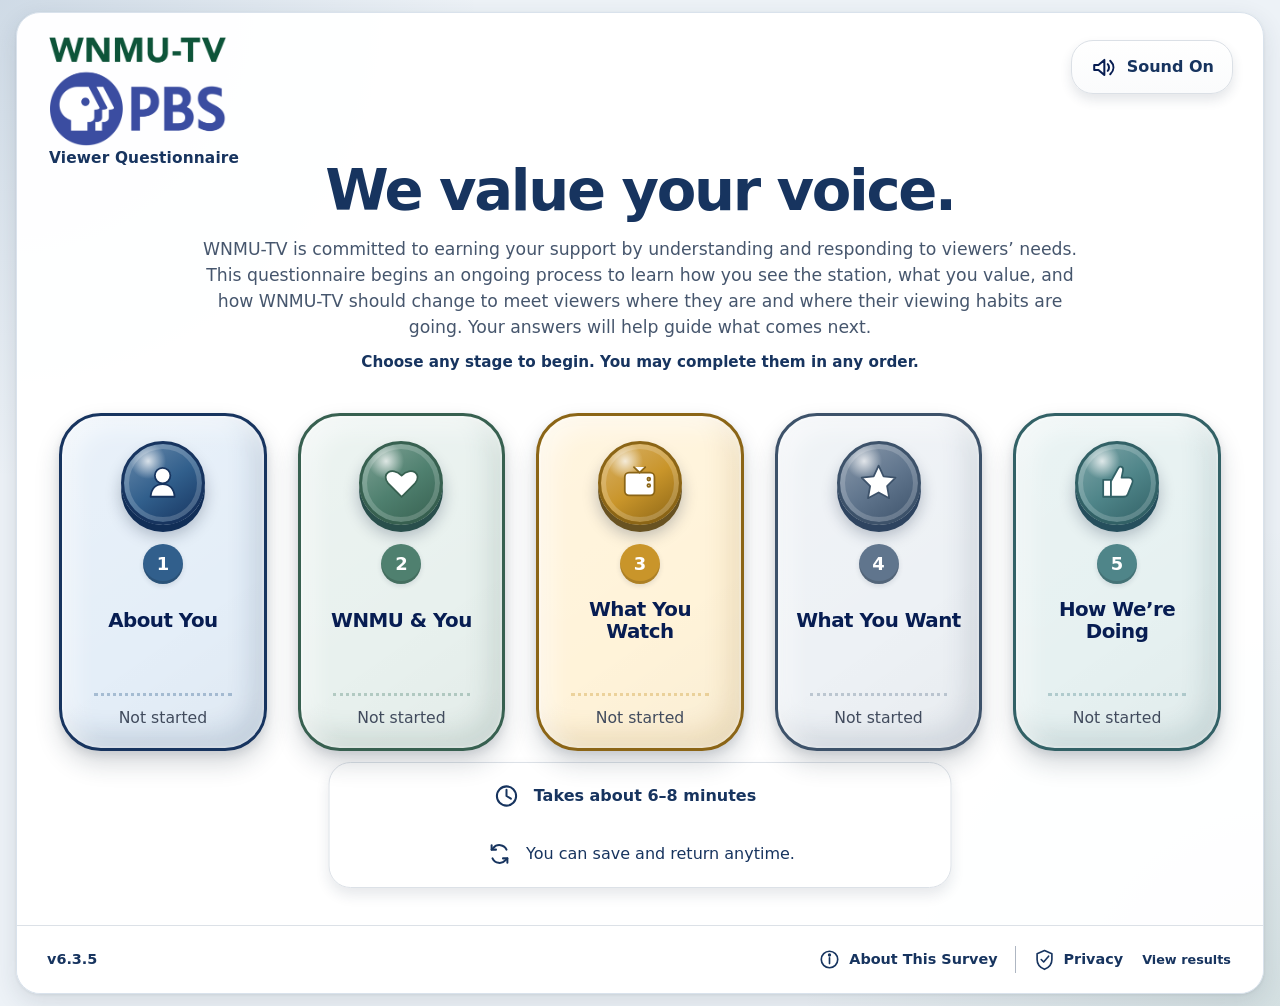
<file: index.html>
<!doctype html>
<html lang="en">
<head>
  <meta charset="utf-8" />
  <meta name="viewport" content="width=device-width, initial-scale=1" />
  <meta name="description" content="WNMU-TV viewer questionnaire about viewing habits, programming interests, and community needs." />
  <meta name="theme-color" content="#17345f" />
  <title>WNMU-TV Viewer Questionnaire</title>
  <script>
    if (new URLSearchParams(window.location.search).get("layout") === "preview") {
      document.documentElement.classList.add("landing-layout-preview");
    }
  </script>
  <link rel="stylesheet" href="css/styles.css" />
  <link rel="stylesheet" href="css/questionnaire-revision.css" />
  <link rel="stylesheet" href="css/phone-layout.css" />
  <link rel="stylesheet" href="css/stage-interface.css?v=preview-20260722b" />
  <link rel="stylesheet" href="css/brand.css?v=thank-you-clean-20260721" />
</head>
<body class="public-survey-page approved-stage-interface">
  <a class="skip-link" href="#stageHub">Skip to questionnaire stages</a>

  <main id="surveyApp" class="survey-frame" data-view="hub" aria-label="WNMU-TV Viewer Questionnaire">
    <div class="brand-block" aria-label="WNMU-TV Viewer Questionnaire">
      <img class="brand-logo" src="assets/WNMU-TV_Logo_2-Line.png" alt="WNMU-TV PBS" />
      <span class="wordmark-sub">Viewer Questionnaire</span>
    </div>

    <button class="sound-toggle" id="soundToggle" type="button" aria-pressed="true">Sound On</button>

    <section id="welcomePanel" class="welcome-panel app-panel">
      <div class="welcome-copy">
        <h1 id="survey-title">We value your voice.</h1>
        <p class="lead">WNMU-TV is committed to earning your support by understanding and responding to viewers’ needs. This questionnaire begins an ongoing process to learn how you see the station, what you value, and how WNMU-TV should change to meet viewers where they are and where their viewing habits are going. Your answers will help guide what comes next.</p>
        <p class="welcome-instruction">Choose any stage to begin. You may complete them in any order.</p>
      </div>

      <div id="resumeBlock" class="resume-block" hidden>
        <div>
          <strong>Your answers are saved.</strong>
          <p id="resumeDetails"></p>
        </div>
        <div class="button-row">
          <button class="button primary" id="resumeSurvey" type="button">Continue where I left off</button>
          <button class="button quiet" id="discardDraft" type="button">Start over</button>
        </div>
      </div>

      <div class="survey-facts" aria-label="Questionnaire details">
        <span class="survey-fact">
          <svg viewBox="0 0 32 32" aria-hidden="true"><circle cx="16" cy="16" r="11" /><path d="M16 9v7l5 3" /></svg>
          <strong>Takes about 6–8 minutes</strong>
        </span>
        <span class="fact-divider" aria-hidden="true"></span>
        <span class="survey-fact">
          <svg viewBox="0 0 32 32" aria-hidden="true"><path d="M24 11a9 9 0 0 0-15-2l-2 2" /><path d="M7 6v5h5" /><path d="M8 21a9 9 0 0 0 15 2l2-2" /><path d="M25 26v-5h-5" /></svg>
          <span>You can save and return anytime.</span>
        </span>
      </div>
    </section>

    <nav id="stageHub" class="stage-hub" aria-label="Questionnaire stages">
      <button class="stage-card stage-blue" type="button" data-stage-id="about_you" data-status="not_started" style="--stage-progress:0%;">
        <span class="stage-icon" aria-hidden="true">
          <svg viewBox="0 0 64 64"><circle cx="32" cy="22" r="11" /><path d="M15 52c1-12 8-18 17-18s16 6 17 18z" /></svg>
        </span>
        <span class="stage-number">1</span>
        <strong>About You</strong>
        <span class="stage-divider" aria-hidden="true"></span>
        <span class="stage-status">Not started</span>
        <span class="stage-gray-sweep" aria-hidden="true"></span>
      </button>

      <button class="stage-card stage-green" type="button" data-stage-id="wnmu_you" data-status="not_started" style="--stage-progress:0%;">
        <span class="stage-icon" aria-hidden="true">
          <svg viewBox="0 0 64 64"><path d="M32 52 13 33C2 20 18 8 32 22 46 8 62 20 51 33z" /></svg>
        </span>
        <span class="stage-number">2</span>
        <strong>WNMU &amp; You</strong>
        <span class="stage-divider" aria-hidden="true"></span>
        <span class="stage-status">Not started</span>
        <span class="stage-gray-sweep" aria-hidden="true"></span>
      </button>

      <button class="stage-card stage-orange" type="button" data-stage-id="what_watch" data-status="not_started" style="--stage-progress:0%;">
        <span class="stage-icon" aria-hidden="true">
          <svg viewBox="0 0 64 64"><rect x="11" y="18" width="42" height="32" rx="6" /><path d="m24 10 8 8 8-8" /><circle cx="45" cy="27" r="2" /><circle cx="45" cy="36" r="2" /></svg>
        </span>
        <span class="stage-number">3</span>
        <strong>What You Watch</strong>
        <span class="stage-divider" aria-hidden="true"></span>
        <span class="stage-status">Not started</span>
        <span class="stage-gray-sweep" aria-hidden="true"></span>
      </button>

      <button class="stage-card stage-purple" type="button" data-stage-id="what_want" data-status="not_started" style="--stage-progress:0%;">
        <span class="stage-icon" aria-hidden="true">
          <svg viewBox="0 0 64 64"><path d="m32 8 7 15 17 2-12 12 3 17-15-8-15 8 3-17L8 25l17-2z" /></svg>
        </span>
        <span class="stage-number">4</span>
        <strong>What You Want</strong>
        <span class="stage-divider" aria-hidden="true"></span>
        <span class="stage-status">Not started</span>
        <span class="stage-gray-sweep" aria-hidden="true"></span>
      </button>

      <button class="stage-card stage-teal" type="button" data-stage-id="how_doing" data-status="not_started" style="--stage-progress:0%;">
        <span class="stage-icon" aria-hidden="true">
          <svg viewBox="0 0 64 64"><path d="M24 52H13V28h11z" /><path d="M24 30 34 12c3-5 8-2 7 3l-2 10h10c5 0 7 4 5 8l-6 15c-1 3-4 4-7 4H24z" /></svg>
        </span>
        <span class="stage-number">5</span>
        <strong>How We’re Doing</strong>
        <span class="stage-divider" aria-hidden="true"></span>
        <span class="stage-status">Not started</span>
        <span class="stage-gray-sweep" aria-hidden="true"></span>
      </button>
    </nav>

    <section id="questionnairePanel" class="app-panel questionnaire-panel" hidden>
      <div class="questionnaire-toolbar">
        <div>
          <span id="sectionPosition">Stage 1 of 5</span>
          <strong id="saveStatus">Answers save automatically</strong>
        </div>
        <button class="text-button" id="returnToStages" type="button">Return to stages</button>
      </div>

      <div class="progress-wrap" aria-hidden="true">
        <div class="progress-track"><span id="progressBar"></span></div>
        <span id="progressText">0% of this stage</span>
      </div>

      <div class="questionnaire-layout">
        <aside class="section-nav" aria-label="Pages in this stage"><div id="sectionTabs"></div></aside>
        <div class="section-viewport"><div id="sectionStage" class="section-stage"></div></div>
      </div>

      <p id="pageError" class="form-error" aria-live="assertive"></p>
      <div class="form-actions questionnaire-actions">
        <button class="button secondary" id="prevSection" type="button">Previous</button>
        <div class="action-spacer"></div>
        <button class="button primary" id="nextSection" type="button">Next</button>
        <button class="button primary" id="completeStage" type="button" hidden>Complete stage</button>
        <button class="button primary" id="submitSurvey" type="button" hidden>Submit questionnaire</button>
      </div>
    </section>

    <section id="completePanel" class="app-panel completion-panel" hidden>
      <div class="completion-mark" aria-hidden="true">✓</div>
      <p class="eyebrow">Questionnaire complete</p>
      <h2>Thank you for helping WNMU-TV better understand its viewers and communities.</h2>
      <p>Your response has been recorded. Thank you for taking part.</p>
      <div class="button-row centered"><button class="button secondary" id="newResponse" type="button">Return to stages</button></div>
    </section>

    <footer class="survey-frame-footer">
      <div class="build-status"><span id="versionLabel">v6.3.5</span></div>
      <div class="footer-links">
        <button class="footer-link" type="button" data-dialog-open="aboutSurveyDialog">
          <svg viewBox="0 0 28 28" aria-hidden="true"><circle cx="14" cy="14" r="10" /><path d="M14 12v7" /><circle cx="14" cy="8.5" r="1" /></svg>
          About This Survey
        </button>
        <span class="footer-divider" aria-hidden="true"></span>
        <button class="footer-link" type="button" data-dialog-open="privacyDialog">
          <svg viewBox="0 0 28 28" aria-hidden="true"><path d="M14 3 23 7v7c0 6-4 10-9 12-5-2-9-6-9-12V7z" /><path d="m10 14 3 3 6-7" /></svg>
          Privacy
        </button>
        <a class="footer-link test-results-link" href="results.html">View results</a>
      </div>
    </footer>
  </main>

  <dialog id="aboutSurveyDialog">
    <h2>About this survey</h2>
    <p>This five-stage questionnaire asks about who WNMU-TV reaches, how people watch, what they value, and where the station should improve. Most questions are optional, and some questions change based on earlier answers.</p>
    <button class="button primary" type="button" data-dialog-close>Close</button>
  </dialog>

  <dialog id="privacyDialog">
    <h2>Privacy in this test version</h2>
    <p>Drafts and submitted test responses are stored only in this browser. A random respondent ID supports linked questionnaires without putting a name or email address in answer records. If you separately request contact after submitting, that name and email are stored in a separate local contact record and research results show only an aggregate request count. Public production will require approved protected storage and a final privacy notice.</p>
    <button class="button primary" type="button" data-dialog-close>Close</button>
  </dialog>

  <script src="js/config.js?v=6.3.0-test"></script>
  <script src="js/questions.js?v=6.3.0-test"></script>
  <script src="js/storage.js?v=6.3.0-test"></script>
  <script src="js/stage-interface.js?v=preview-20260722b"></script>
  <script src="js/app.js?v=thank-you-clean-20260721"></script>
  <script src="js/phone-layout.js?v=6.3.0-test"></script>
</body>
</html>
</file>
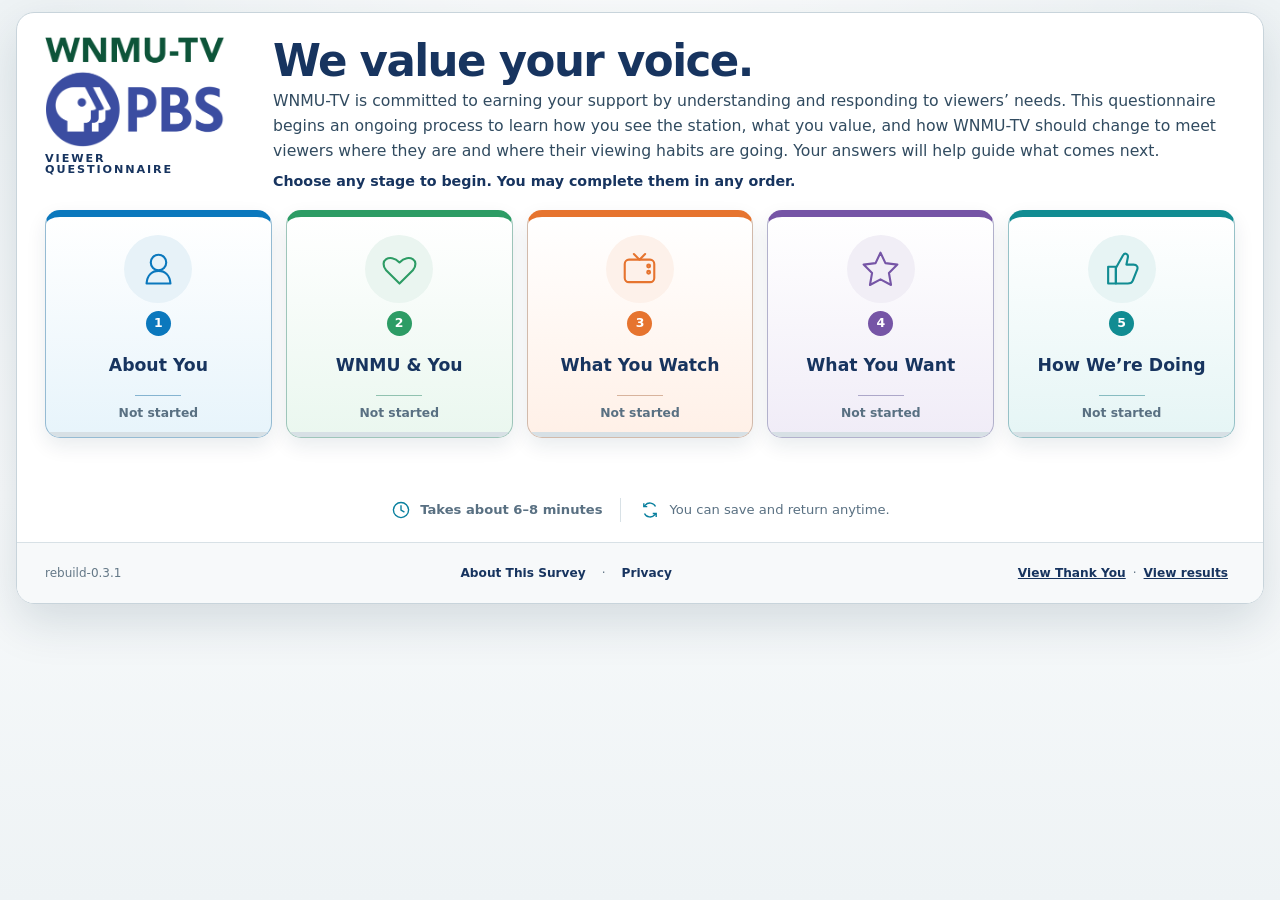
<file: questionnaire-rebuild/index.html>
<!doctype html>
<html lang="en">
<head>
  <meta charset="utf-8" />
  <meta name="viewport" content="width=device-width, initial-scale=1" />
  <meta name="description" content="WNMU-TV viewer questionnaire about viewing habits, programming interests, and community needs." />
  <meta name="theme-color" content="#17345f" />
  <title>WNMU-TV Viewer Questionnaire</title>
  <link rel="stylesheet" href="styles.css?v=rebuild-0.3.1" />
</head>
<body>
  <a class="skip-link" href="#stageHub">Skip to questionnaire stages</a>

  <main id="surveyApp" class="survey-frame" data-view="hub" aria-label="WNMU-TV Viewer Questionnaire">
    <div class="brand-block" aria-label="WNMU-TV Viewer Questionnaire">
      <img class="brand-logo" src="assets/WNMU-TV_Logo_2-Line.png" alt="WNMU-TV PBS" />
      <span>Viewer Questionnaire</span>
    </div>

    <section id="welcomePanel" class="welcome-panel">
      <h1>We value your voice.</h1>
      <p class="lead">WNMU-TV is committed to earning your support by understanding and responding to viewers’ needs. This questionnaire begins an ongoing process to learn how you see the station, what you value, and how WNMU-TV should change to meet viewers where they are and where their viewing habits are going. Your answers will help guide what comes next.</p>
      <p class="welcome-instruction">Choose any stage to begin. You may complete them in any order.</p>
    </section>

    <nav id="stageHub" class="stage-hub" aria-label="Questionnaire stages" tabindex="-1">
      <button class="stage-card stage-blue" type="button" data-stage-id="about_you" data-status="not_started" style="--stage-progress: 0%"><span class="stage-icon" aria-hidden="true"><svg viewBox="0 0 64 64"><circle cx="32" cy="22" r="11"/><path d="M15 52c1-12 8-18 17-18s16 6 17 18z"/></svg></span><span class="stage-number">1</span><strong>About You</strong><span class="stage-divider" aria-hidden="true"></span><span class="stage-status">Not started</span></button>
      <button class="stage-card stage-green" type="button" data-stage-id="wnmu_you" data-status="not_started" style="--stage-progress: 0%"><span class="stage-icon" aria-hidden="true"><svg viewBox="0 0 64 64"><path d="M32 52 13 33C2 20 18 8 32 22 46 8 62 20 51 33z"/></svg></span><span class="stage-number">2</span><strong>WNMU &amp; You</strong><span class="stage-divider" aria-hidden="true"></span><span class="stage-status">Not started</span></button>
      <button class="stage-card stage-orange" type="button" data-stage-id="what_watch" data-status="not_started" style="--stage-progress: 0%"><span class="stage-icon" aria-hidden="true"><svg viewBox="0 0 64 64"><rect x="11" y="18" width="42" height="32" rx="6"/><path d="m24 10 8 8 8-8"/><circle cx="45" cy="27" r="2"/><circle cx="45" cy="36" r="2"/></svg></span><span class="stage-number">3</span><strong>What You Watch</strong><span class="stage-divider" aria-hidden="true"></span><span class="stage-status">Not started</span></button>
      <button class="stage-card stage-purple" type="button" data-stage-id="what_want" data-status="not_started" style="--stage-progress: 0%"><span class="stage-icon" aria-hidden="true"><svg viewBox="0 0 64 64"><path d="m32 8 7 15 17 2-12 12 3 17-15-8-15 8 3-17L8 25l17-2z"/></svg></span><span class="stage-number">4</span><strong>What You Want</strong><span class="stage-divider" aria-hidden="true"></span><span class="stage-status">Not started</span></button>
      <button class="stage-card stage-teal" type="button" data-stage-id="how_doing" data-status="not_started" style="--stage-progress: 0%"><span class="stage-icon" aria-hidden="true"><svg viewBox="0 0 64 64"><path d="M24 52H13V28h11z"/><path d="M24 30 34 12c3-5 8-2 7 3l-2 10h10c5 0 7 4 5 8l-6 15c-1 3-4 4-7 4H24z"/></svg></span><span class="stage-number">5</span><strong>How We’re Doing</strong><span class="stage-divider" aria-hidden="true"></span><span class="stage-status">Not started</span></button>
    </nav>

    <section id="resumeBlock" class="resume-block" hidden><div><strong>Your answers are saved.</strong><p id="resumeDetails"></p></div><div class="button-row"><button class="button primary" id="resumeSurvey" type="button">Continue where I left off</button><button class="button quiet" id="discardDraft" type="button">Start over</button></div></section>
    <section id="submitReadyPanel" class="submit-ready-panel" hidden><div><strong>All five stages are complete.</strong><p>You can review any stage or submit your questionnaire.</p></div><button class="button primary" id="submitFromHub" type="button">Submit questionnaire</button></section>

    <div class="survey-facts" aria-label="Questionnaire details"><span class="survey-fact"><svg viewBox="0 0 32 32" aria-hidden="true"><circle cx="16" cy="16" r="11"/><path d="M16 9v7l5 3"/></svg><strong>Takes about 6–8 minutes</strong></span><span class="fact-divider" aria-hidden="true"></span><span class="survey-fact"><svg viewBox="0 0 32 32" aria-hidden="true"><path d="M24 11a9 9 0 0 0-15-2l-2 2"/><path d="M7 6v5h5"/><path d="M8 21a9 9 0 0 0 15 2l2-2"/><path d="M25 26v-5h-5"/></svg><span>You can save and return anytime.</span></span></div>

    <section id="questionnairePanel" class="questionnaire-panel" hidden>
      <div class="questionnaire-toolbar"><div><span id="sectionPosition">Stage 1 of 5</span><strong id="saveStatus">Answers save automatically</strong></div><button class="text-button" id="returnToStages" type="button">Return to stages</button></div>
      <div class="progress-wrap" aria-hidden="true"><div class="progress-track"><span id="progressBar"></span></div><span id="progressText">0% of this stage</span></div>
      <div class="questionnaire-layout"><aside class="section-nav" aria-label="Pages in this stage"><div id="sectionTabs"></div></aside><div class="section-viewport"><div id="sectionStage" class="section-stage"></div></div></div>
      <p id="pageError" class="form-error" aria-live="assertive"></p>
      <div class="questionnaire-actions"><button class="button secondary" id="prevSection" type="button">Previous</button><span></span><button class="button primary" id="nextSection" type="button">Next</button><button class="button primary" id="completeStage" type="button" hidden>Complete stage</button></div>
    </section>

    <section id="completePanel" class="completion-panel" hidden><div class="completion-mark" aria-hidden="true">✓</div><p class="eyebrow">Questionnaire submitted</p><h2 tabindex="-1">Thank you. Your response has been recorded.</h2><p>You may stop here or choose an optional follow-up.</p><div class="button-row centered"><button class="button secondary" id="newResponse" type="button">Return to stages</button></div></section>

    <footer class="survey-frame-footer"><span id="versionLabel"></span><div class="footer-links"><button class="footer-link" type="button" data-dialog-open="aboutSurveyDialog">About This Survey</button><span aria-hidden="true">·</span><button class="footer-link" type="button" data-dialog-open="privacyDialog">Privacy</button></div><nav class="test-navigation-links" aria-label="Test navigation"><a class="footer-link" id="thankYouPreviewLink" href="#thank-you">View Thank You</a><span aria-hidden="true">·</span><a class="footer-link" id="resultsLink" href="results.html">View results</a></nav></footer>
  </main>

  <dialog id="aboutSurveyDialog"><h2>About this survey</h2><p>This five-stage questionnaire asks about who WNMU-TV reaches, how people watch television and online, what they value, and where the station should improve. After submitting, respondents may choose from optional linked follow-up questionnaires.</p><button class="button primary" type="button" data-dialog-close>Close</button></dialog>
  <dialog id="privacyDialog"><h2>Privacy</h2><p>Your answers, drafts, private follow-up access record, and optional follow-up responses are stored in this browser during testing. Main and follow-up responses are linked with random pseudonymous IDs. The questionnaire does not ask for your name or email address.</p><button class="button primary" type="button" data-dialog-close>Close</button></dialog>

  <script src="config.js?v=rebuild-0.3.1"></script>
  <script src="questions.js?v=rebuild-0.3.1"></script>
  <script src="storage.js?v=rebuild-0.3.1"></script>
  <script src="app.js?v=rebuild-0.3.1"></script>
  <script src="follow-up-definitions.js?v=rebuild-0.3.1"></script>
  <script src="thank-you.js?v=rebuild-0.3.1"></script>
</body>
</html>
</file>
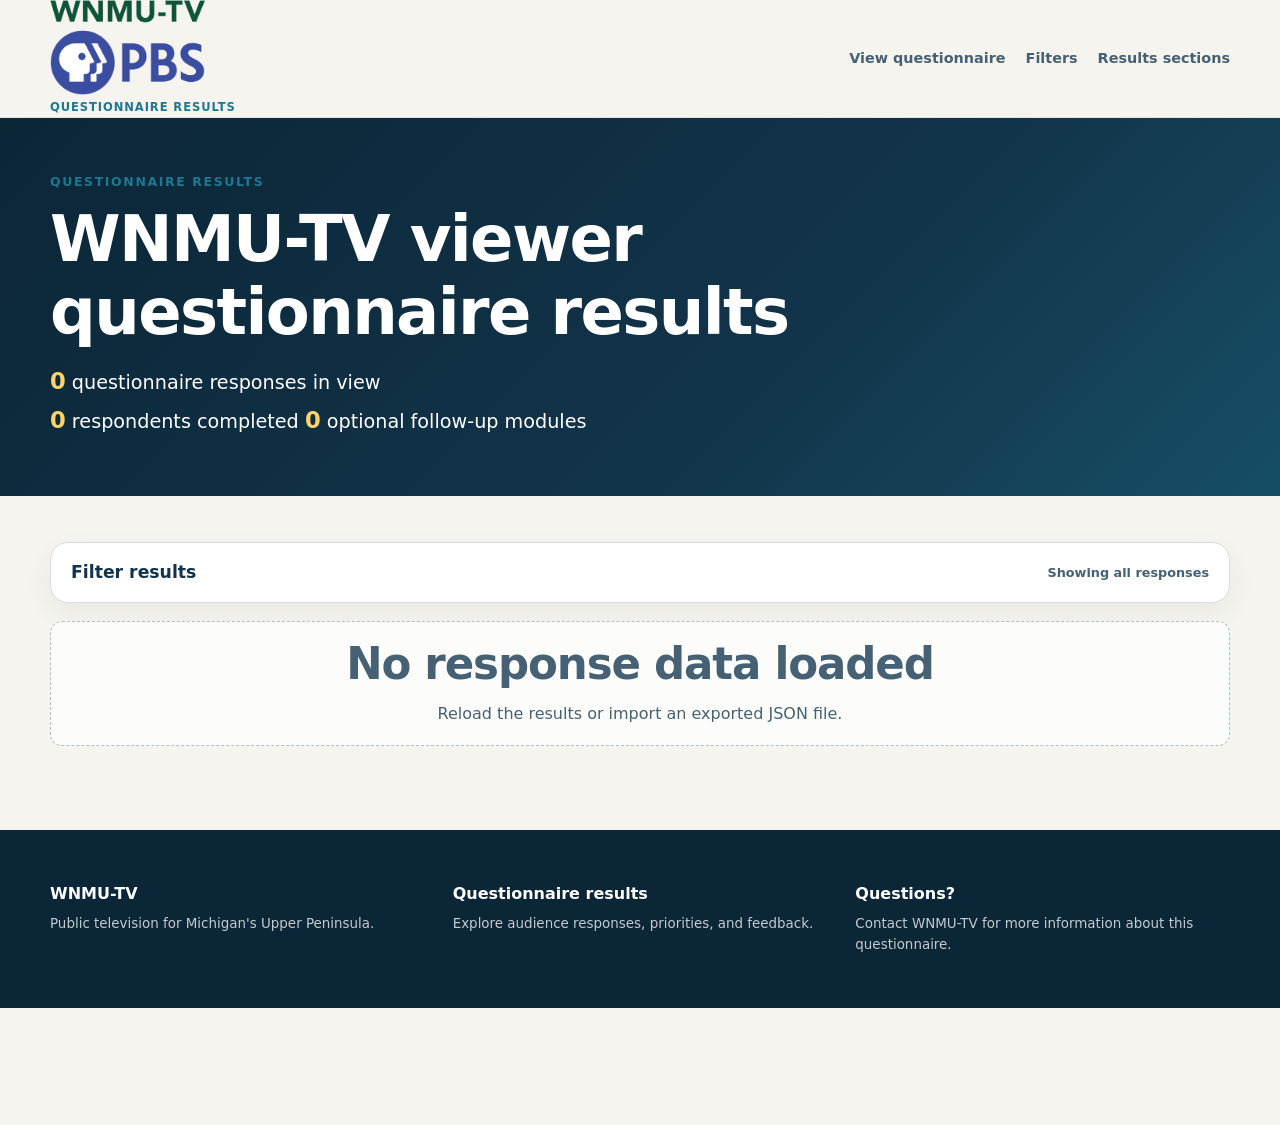
<file: admin.html>
<!doctype html>
<html lang="en">
<head>
  <meta charset="utf-8" />
  <meta http-equiv="refresh" content="0; url=results.html" />
  <title>WNMU-TV Questionnaire Results</title>
</head>
<body>
  <p><a href="results.html">Open the WNMU-TV questionnaire results</a></p>
</body>
</html>
</file>
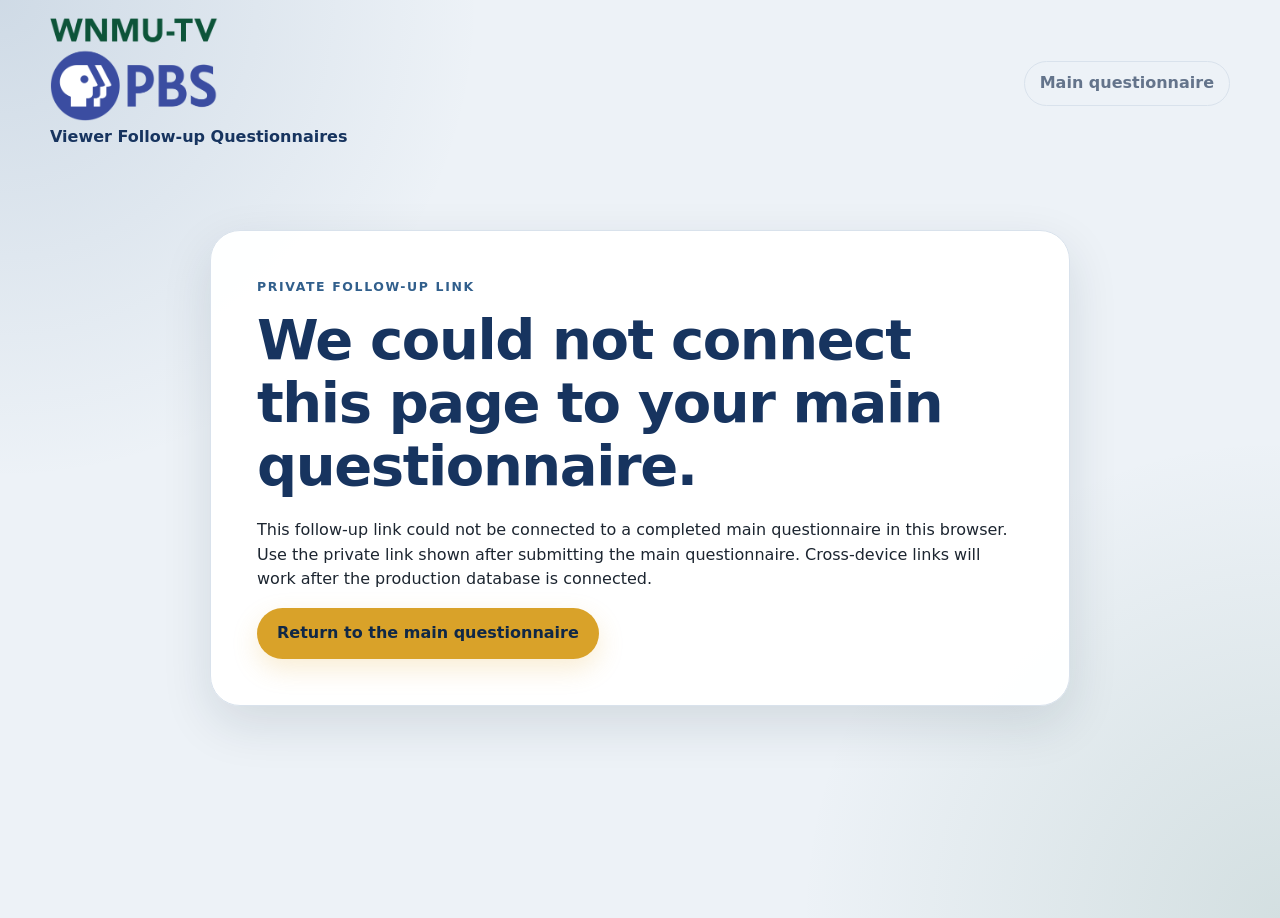
<file: follow-up.html>
<!doctype html>
<html lang="en">
<head>
  <meta charset="utf-8" />
  <meta name="viewport" content="width=device-width, initial-scale=1" />
  <meta name="description" content="Optional WNMU-TV follow-up questionnaires linked to a completed viewer questionnaire." />
  <meta name="theme-color" content="#17345f" />
  <title>WNMU-TV Follow-up Questionnaires</title>
  <link rel="stylesheet" href="css/styles.css" />
  <link rel="stylesheet" href="css/questionnaire-revision.css" />
  <link rel="stylesheet" href="css/phone-layout.css" />
  <link rel="stylesheet" href="css/brand.css" />
  <link rel="stylesheet" href="css/follow-up.css" />
</head>
<body class="public-survey-page approved-stage-interface followup-page">
  <a class="skip-link" href="#followUpMain">Skip to follow-up questionnaires</a>

  <main id="followUpMain" class="followup-shell">
    <header class="followup-header">
      <a class="followup-brand" href="index.html" aria-label="WNMU-TV Viewer Questionnaire home">
        <img class="brand-logo" src="assets/WNMU-TV_Logo_2-Line.png" alt="WNMU-TV PBS" />
        <span>Viewer Follow-up Questionnaires</span>
      </a>
      <a class="button quiet" href="index.html">Main questionnaire</a>
    </header>

    <section id="followUpAccessError" class="app-panel followup-access-error" hidden>
      <p class="eyebrow">Private follow-up link</p>
      <h1>We could not connect this page to your main questionnaire.</h1>
      <p id="followUpAccessErrorText"></p>
      <div class="button-row"><a class="button primary" href="index.html">Return to the main questionnaire</a></div>
    </section>

    <section id="followUpHub" class="followup-hub" hidden>
      <div class="followup-hero app-panel">
        <p class="eyebrow">Optional WNMU-TV follow-ups</p>
        <h1>Tell us more about the topics that matter to you.</h1>
        <p class="lead">Choose one topic, several topics, or none. Each questionnaire is separate, and your completed main questionnaire stays complete.</p>

        <div id="linkedCoreSummary" class="linked-core-summary" aria-live="polite"></div>

        <div class="continuation-panel">
          <div>
            <h2>Save your private return link</h2>
            <p>Use this link to return later without repeating the main questionnaire.</p>
            <p class="test-limitation"><strong>Test-mode limitation:</strong> until the database is connected, this link works only in the browser where the main questionnaire was submitted.</p>
          </div>
          <div class="continuation-controls">
            <input id="continuationLink" class="text-control" type="text" readonly />
            <div class="button-row">
              <button class="button secondary" id="copyContinuationLink" type="button">Copy private link</button>
              <a class="button quiet" id="emailContinuationLink" href="#">Email link using my email app</a>
            </div>
            <p id="continuationStatus" class="question-message" aria-live="polite"></p>
          </div>
        </div>
      </div>

      <section aria-labelledby="followUpTopicsTitle">
        <div class="followup-section-heading">
          <div><p class="eyebrow">Choose a topic</p><h2 id="followUpTopicsTitle">Optional questionnaires</h2></div>
          <p>All questions are optional. Saved drafts may be continued later with your private link.</p>
        </div>
        <div id="followUpModuleGrid" class="followup-module-grid"></div>
      </section>

      <details class="followup-test-tools">
        <summary>Test tools</summary>
        <p id="followUpTestResponseCount"></p>
        <button class="button quiet" id="downloadFollowUpResponses" type="button">Download linked follow-up test responses</button>
      </details>
    </section>

    <section id="followUpQuestionnaire" class="followup-questionnaire app-panel" hidden>
      <div class="followup-toolbar">
        <button class="text-button" type="button" data-followup-hub>← All follow-up topics</button>
        <span id="followUpPagePosition"></span>
      </div>

      <div class="progress-wrap" aria-label="Follow-up questionnaire progress">
        <div class="progress-track"><span id="followUpProgressBar"></span></div>
      </div>

      <header class="followup-module-heading">
        <p class="eyebrow">Optional follow-up</p>
        <h1 id="followUpModuleTitle"></h1>
        <p id="followUpModuleIntro"></p>
        <h2 id="followUpPageTitle"></h2>
        <p id="followUpPageIntro" class="followup-page-intro" hidden></p>
      </header>

      <div id="followUpPageContext" class="followup-page-context" hidden></div>

      <form novalidate>
        <div id="followUpQuestions" class="question-stack"></div>
        <p id="followUpModuleError" class="form-error" aria-live="assertive"></p>

        <div class="form-actions followup-actions">
          <button class="button quiet" id="followUpSaveExit" type="button">Save and return to topics</button>
          <div class="button-row">
            <button class="button secondary" id="followUpPrevious" type="button">Previous</button>
            <button class="button primary" id="followUpNext" type="button">Next</button>
            <button class="button primary" id="followUpSubmit" type="button" hidden>Submit this follow-up</button>
          </div>
        </div>
      </form>
    </section>

    <section id="followUpComplete" class="followup-complete app-panel" hidden>
      <div class="completion-mark" aria-hidden="true">✓</div>
      <p class="eyebrow">Follow-up submitted</p>
      <h1 id="followUpCompleteTitle">Thank you.</h1>
      <p id="followUpCompleteMessage"></p>
      <div class="button-row centered">
        <button class="button primary" id="followUpCompleteHub" type="button">Choose another topic</button>
        <a class="button quiet" href="index.html">Return to the main questionnaire</a>
      </div>
    </section>
  </main>

  <script src="js/config.js?v=6.3.0-test"></script>
  <script src="js/questions.js?v=6.3.0-test"></script>
  <script src="js/storage.js?v=6.3.0-test"></script>
  <script src="js/follow-up-local.js?v=6.3.0-test"></script>
  <script src="js/follow-up-programming.js?v=6.3.0-test"></script>
  <script src="js/follow-up-online.js?v=6.3.0-test"></script>
  <script src="js/follow-up-children.js?v=6.3.0-test"></script>
  <script src="js/follow-up-communication.js?v=6.3.0-test"></script>
  <script src="js/follow-up-definitions.js?v=6.3.0-test"></script>
  <script src="js/follow-up-app.js?v=6.3.0-test"></script>
</body>
</html>
</file>
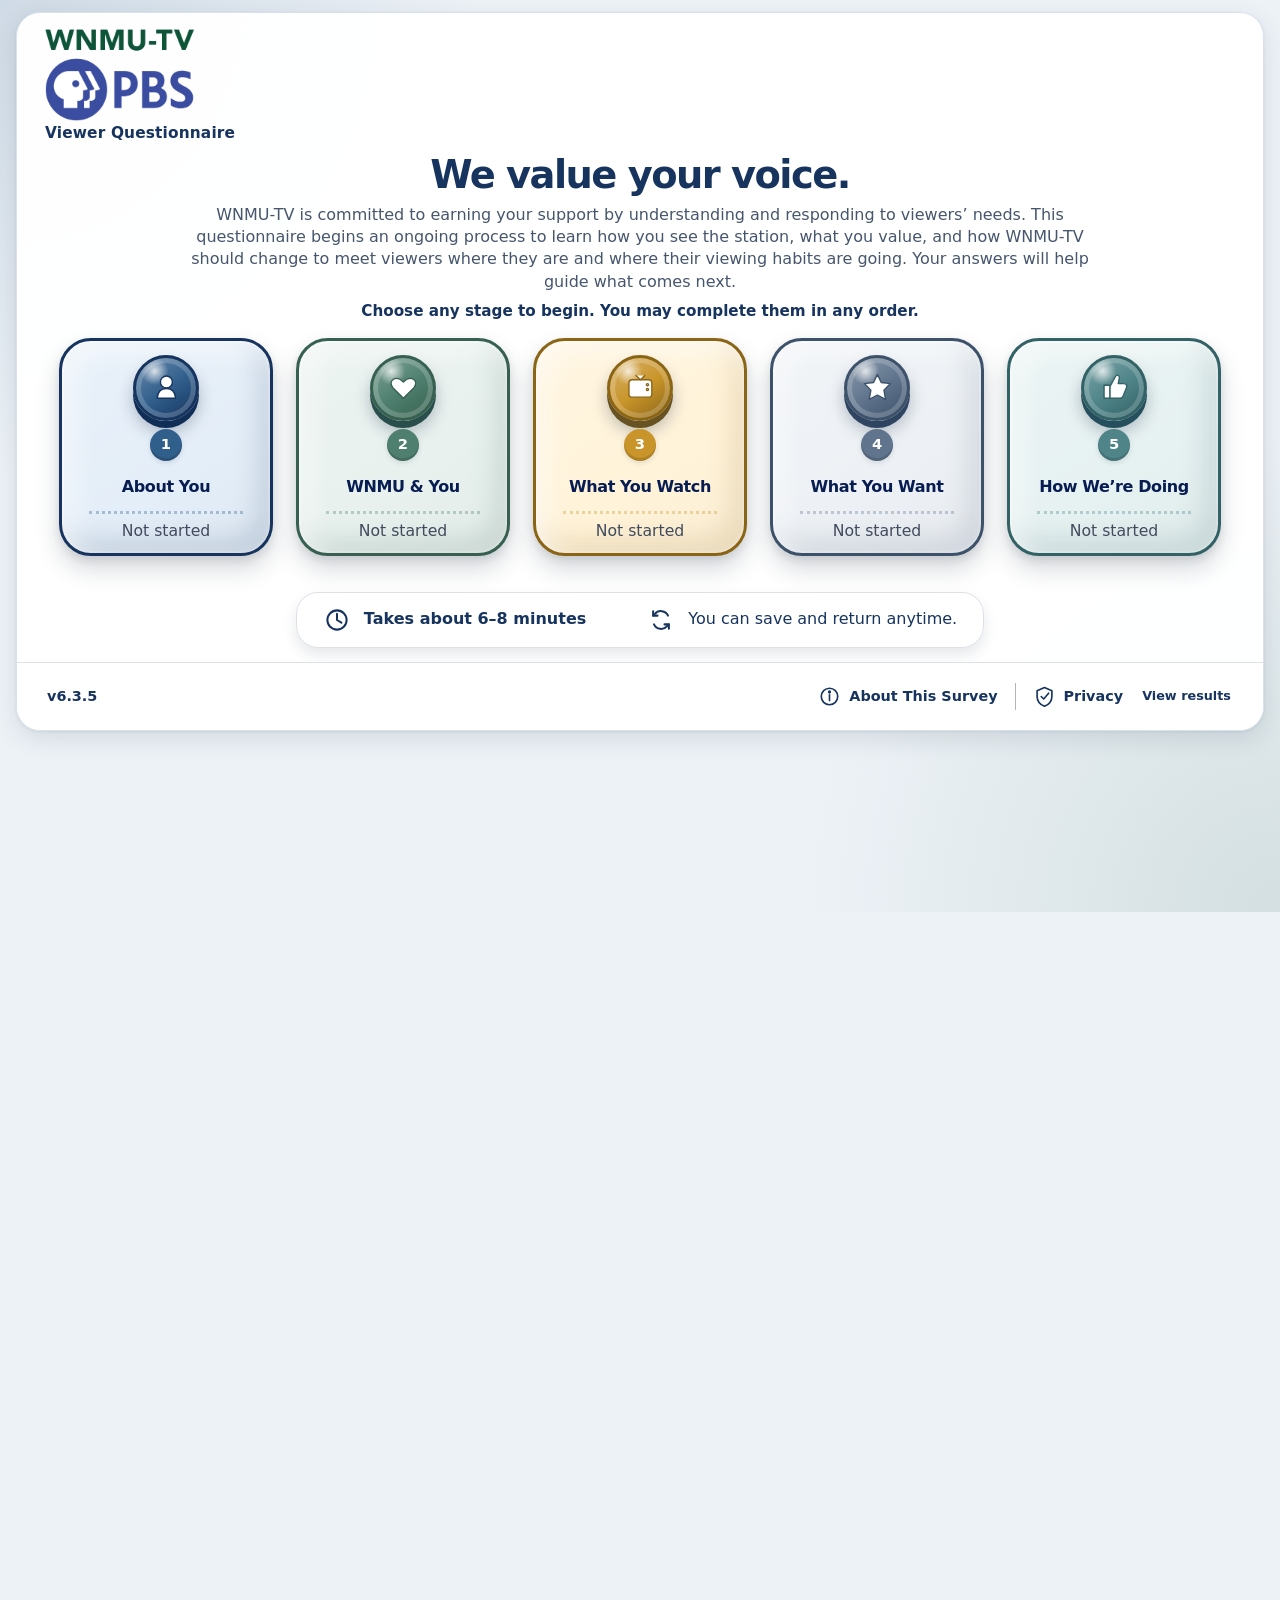
<file: preview.html>
<!doctype html>
<html lang="en">
<head>
  <meta charset="utf-8" />
  <meta name="viewport" content="width=device-width, initial-scale=1" />
  <meta name="robots" content="noindex" />
  <title>WNMU-TV Questionnaire Layout Preview</title>
  <meta http-equiv="refresh" content="0; url=index.html?layout=preview" />
</head>
<body>
  <p><a href="index.html?layout=preview">Open the revised questionnaire layout</a></p>
</body>
</html>
</file>
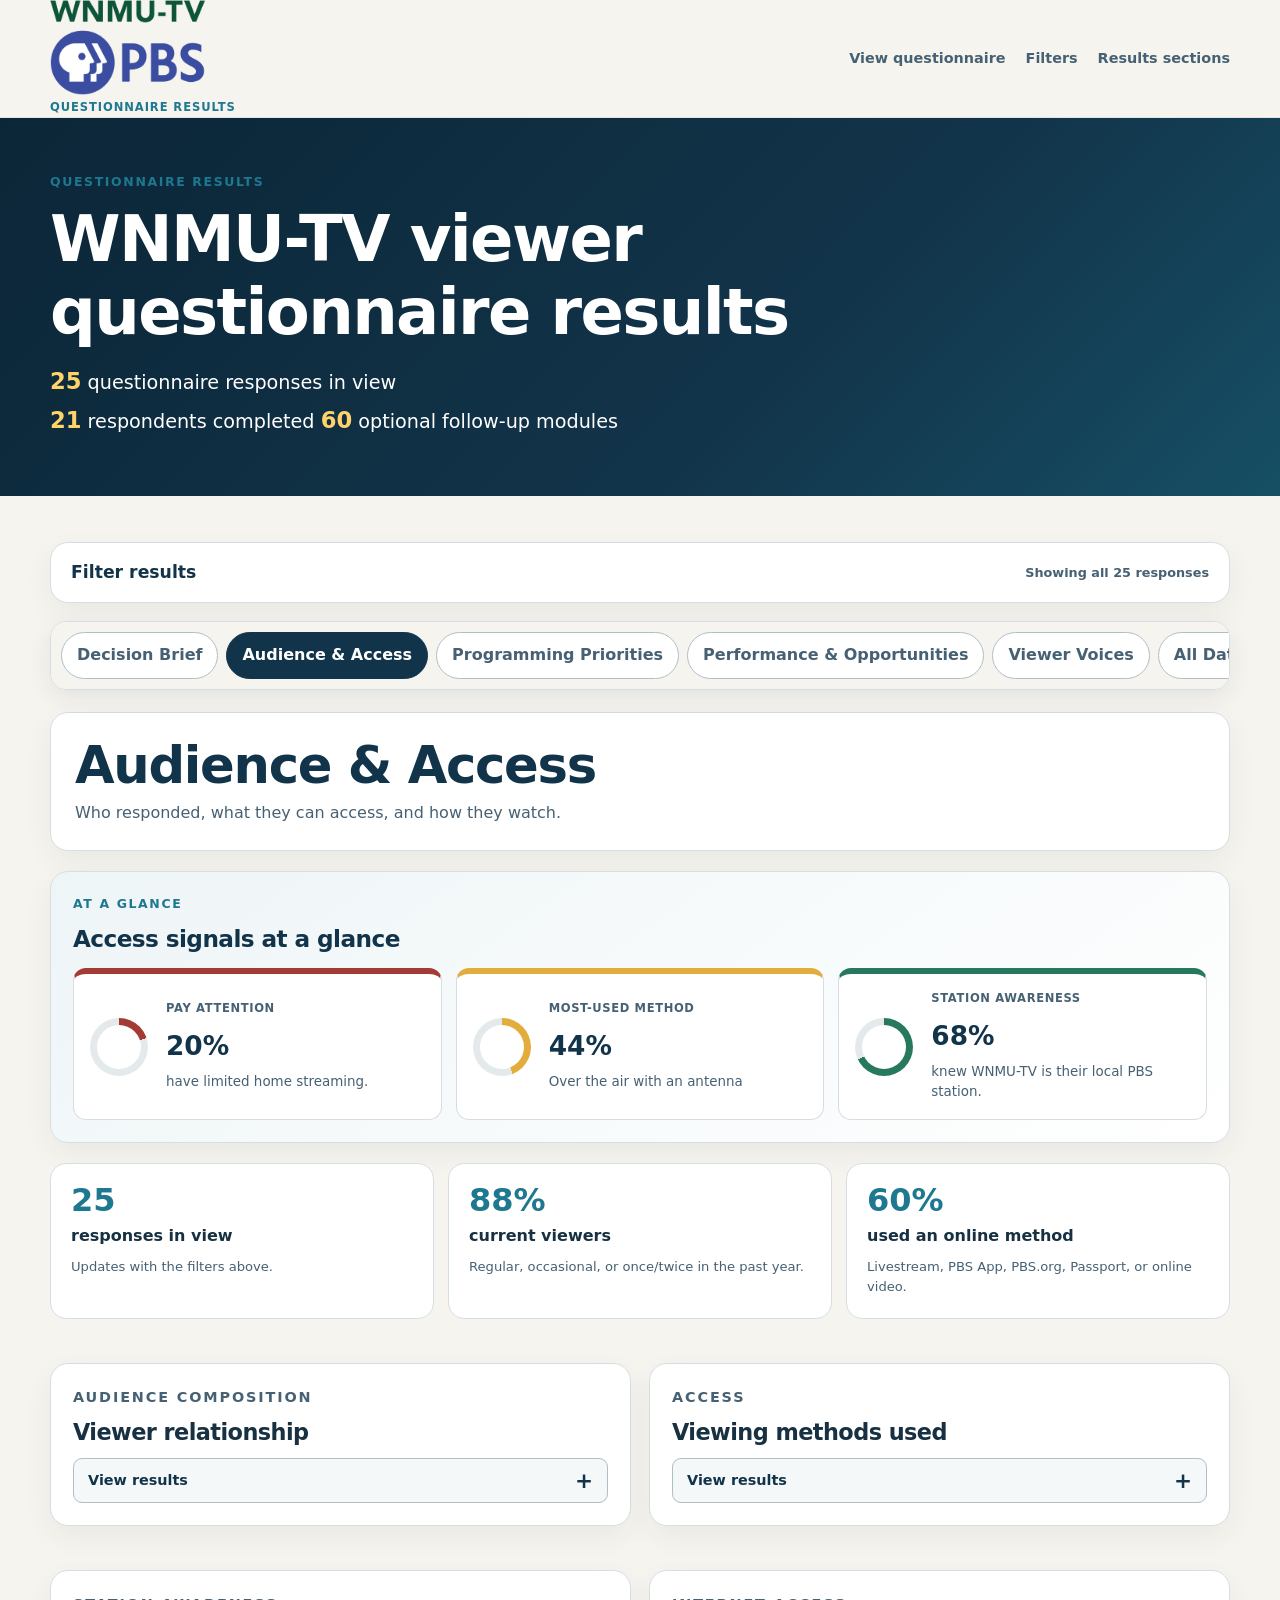
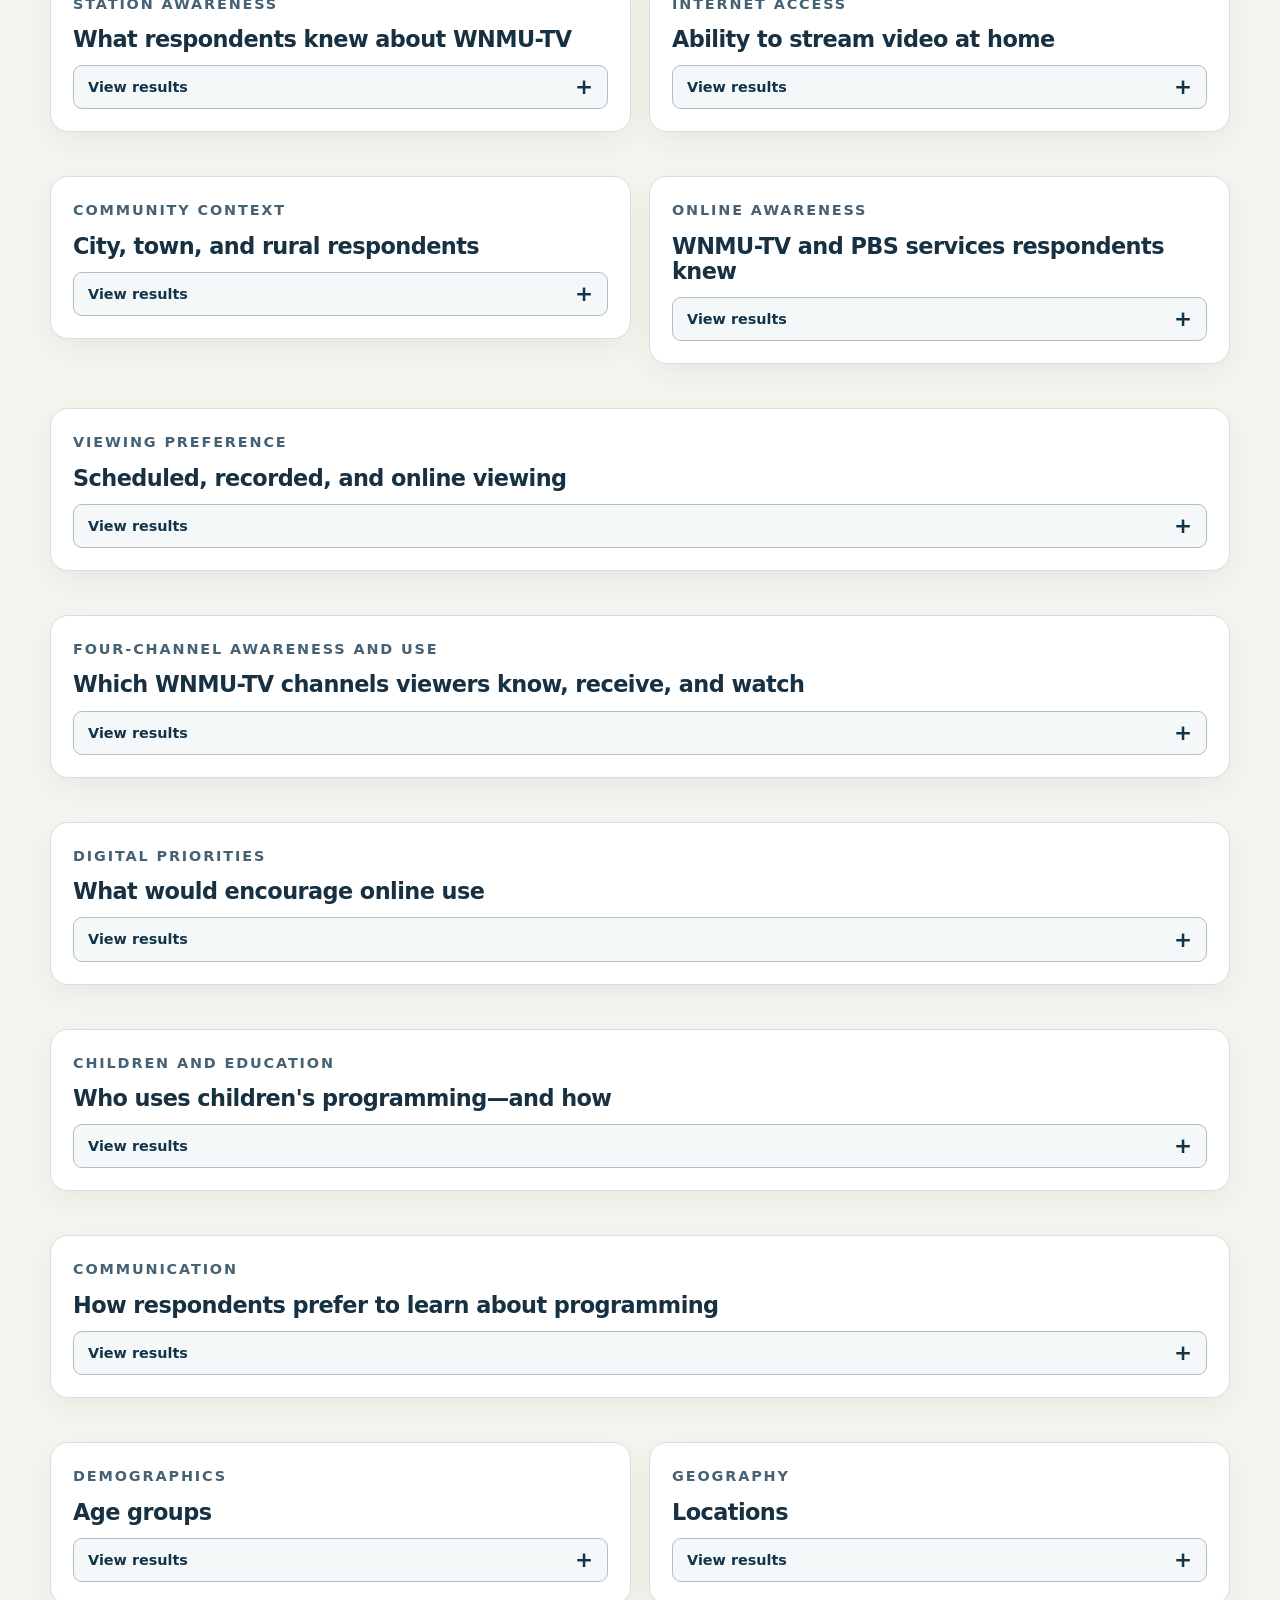
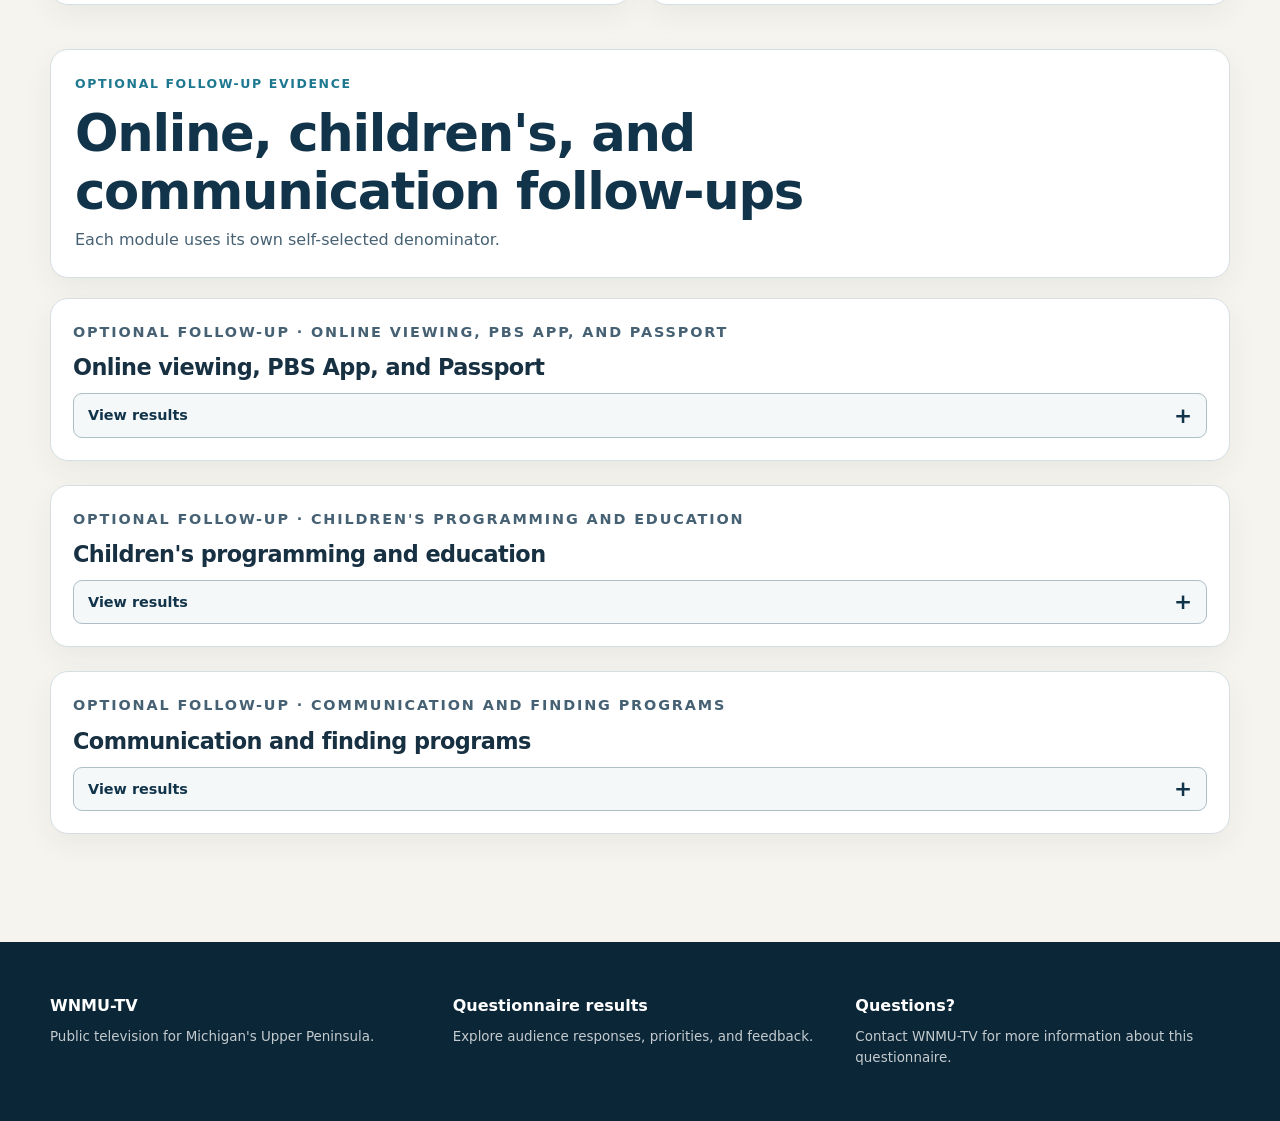
<file: results.html>
<!doctype html>
<html lang="en">
<head>
  <meta charset="utf-8" />
  <meta name="viewport" content="width=device-width, initial-scale=1" />
  <meta name="description" content="WNMU-TV viewer questionnaire results." />
  <meta name="theme-color" content="#12344a" />
  <title>WNMU-TV Questionnaire Results</title>
  <link rel="stylesheet" href="css/styles.css?v=6.3.5-test" />
  <link rel="stylesheet" href="css/gap-summary.css?v=6.3.5-test" />
  <link rel="stylesheet" href="css/channel-results.css?v=6.3.5-test" />
  <link rel="stylesheet" href="css/results-sections.css?v=6.3.5-test" />
  <link rel="stylesheet" href="css/phone-layout.css?v=6.3.5-test" />
</head>
<body>
  <a class="skip-link" href="#resultsApp">Skip to results</a>
  <header class="site-header">
    <div class="container header-inner">
      <a class="wordmark" href="index.html" aria-label="Return to WNMU-TV Viewer Questionnaire">
        <img src="assets/WNMU-TV_Logo_2-Line.png" alt="WNMU-TV PBS" width="156" height="95" />
        <span class="wordmark-sub">Questionnaire Results</span>
      </a>
      <nav aria-label="Results navigation">
        <a href="index.html">View questionnaire</a><a href="#filters">Filters</a><a href="#resultsSections">Results sections</a>
      </nav>
    </div>
  </header>

  <main>
    <section class="results-hero admin-results-hero">
      <div class="container">
        <p class="eyebrow">Questionnaire results</p>
        <h1>WNMU-TV viewer questionnaire results</h1>
        <div class="hero-response-summary" aria-live="polite">
          <p><strong id="heroCoreResponses">0</strong> questionnaire responses in view</p>
          <p><strong id="heroFollowUpRespondents">0</strong> respondents completed <strong id="heroFollowUpModules">0</strong> optional follow-up modules</p>
        </div>
      </div>
    </section>

    <section id="resultsApp" class="results-shell">
      <div class="container">
        <details id="filters" class="filter-panel">
          <summary><span>Filter results</span><small id="filterSummary">Showing all responses</small></summary>
          <div class="filter-panel-body">
            <p>Compare viewing habits, programming priorities, perceived delivery, and linked follow-up answers.</p>
            <div class="filter-grid admin-filter-grid">
            <label>Viewer type<select id="filterViewer"><option value="">All viewer types</option></select></label>
            <label>Viewing method<select id="filterMethod"><option value="">All methods</option></select></label>
            <label>Age range<select id="filterAge"><option value="">All ages</option></select></label>
            <label>Location<select id="filterCounty"><option value="">All locations</option></select></label>
            <label>Children's role<select id="filterChildren"><option value="">All households and roles</option></select></label>
            </div>
            <button class="button quiet" id="resetFilters" type="button">Reset filters</button>
          </div>
        </details>

        <div id="emptyState" class="empty-state"><h2>No response data loaded</h2><p>Reload the results or import an exported JSON file.</p></div>

        <div id="analysisContent" hidden>
          <div id="resultsSections" class="results-section-tabs" role="tablist" aria-label="Questionnaire result sections">
            <button type="button" role="tab" aria-selected="false" aria-controls="resultsDecision" data-results-tab="decision">Decision Brief</button>
            <button type="button" role="tab" aria-selected="true" aria-controls="resultsAudience" data-results-tab="audience">Audience &amp; Access</button>
            <button type="button" role="tab" aria-selected="false" aria-controls="resultsProgramming" data-results-tab="programming">Programming Priorities</button>
            <button type="button" role="tab" aria-selected="false" aria-controls="resultsPerformance" data-results-tab="performance">Performance &amp; Opportunities</button>
            <button type="button" role="tab" aria-selected="false" aria-controls="resultsVoices" data-results-tab="voices">Viewer Voices</button>
            <button type="button" role="tab" aria-selected="false" aria-controls="resultsAllData" data-results-tab="all-data">All Data &amp; Export</button>
          </div>

          <section id="resultsDecision" class="results-panel" role="tabpanel" data-results-panel="decision" hidden aria-labelledby="decisionHeading">
            <section class="result-section decision-foundation">
              <p class="eyebrow">Interpretation layer</p>
              <h2 id="decisionHeading">Decision Brief</h2>
              <p>Rules-based findings surface the strongest decision signals in the current filtered view without replacing the underlying evidence.</p>
              <div id="decisionBriefStatus"></div>
              <div id="followUpDecisionStatus"></div>
            </section>
            <section class="result-section decision-rules">
              <details>
                <summary>How findings are generated and limited</summary>
                <ul>
                  <li>No finding is shown without its answered, paired, or module denominator.</li>
                  <li>Core findings require at least five usable answers for the stated measure.</li>
                  <li>Optional follow-up findings always identify the voluntary, self-selected module population.</li>
                  <li>Practical responses are presented as options to investigate, not automatic directives.</li>
                  <li>Filters recalculate the findings; small filtered groups may produce no finding.</li>
                </ul>
              </details>
            </section>
            <div class="results-panel-heading"><p class="eyebrow">Core questionnaire findings</p><h2>Signals supported by the current core evidence</h2></div>
            <div id="decisionFindings" class="decision-finding-grid"></div>
            <div class="results-panel-heading"><p class="eyebrow">Optional follow-up findings</p><h2>Signals from voluntary, self-selected modules</h2><p>These findings describe only the people who submitted each module and answered the named question.</p></div>
            <div id="followUpDecisionFindings" class="decision-finding-grid"></div>
            <section class="result-section contact-request-summary">
              <p class="eyebrow">Operational follow-up</p>
              <h2>Contact requests</h2>
              <div id="contactRequestSummary"></div>
            </section>
          </section>

          <section id="resultsAudience" class="results-panel" role="tabpanel" data-results-panel="audience" aria-labelledby="audienceHeading">
            <div class="results-panel-heading"><h2 id="audienceHeading">Audience &amp; Access</h2><p>Who responded, what they can access, and how they watch.</p></div>
            <div id="audienceSnapshot" class="section-snapshot" aria-label="Audience and access snapshot"></div>

            <section class="metric-grid" aria-label="Response summary">
              <article class="metric-card"><span id="metricResponses">0</span><strong>responses in view</strong><p id="metricResponsesNote"></p></article>
              <article class="metric-card"><span id="metricCurrent">0%</span><strong>current viewers</strong><p>Regular, occasional, or once/twice in the past year.</p></article>
              <article class="metric-card"><span id="metricOnline">0%</span><strong>used an online method</strong><p>Livestream, PBS App, PBS.org, Passport, or online video.</p></article>
            </section>

            <div class="result-grid">
              <section class="result-section"><p class="eyebrow">Audience composition</p><h2>Viewer relationship</h2><div id="viewerMix" class="bar-list"></div></section>
              <section class="result-section"><p class="eyebrow">Access</p><h2>Viewing methods used</h2><div id="methodMix" class="bar-list"></div></section>
            </div>

            <div class="result-grid">
              <section class="result-section"><p class="eyebrow">Station awareness</p><h2>What respondents knew about WNMU-TV</h2><div id="stationAwarenessResult"></div></section>
              <section class="result-section"><p class="eyebrow">Internet access</p><h2>Ability to stream video at home</h2><div id="internetQualityResult"></div></section>
            </div>

            <div class="result-grid">
              <section class="result-section"><p class="eyebrow">Community context</p><h2>City, town, and rural respondents</h2><div id="communityTypeResult"></div></section>
              <section class="result-section"><p class="eyebrow">Online awareness</p><h2>WNMU-TV and PBS services respondents knew</h2><div id="onlineAwarenessResult"></div></section>
            </div>

            <section class="result-section"><p class="eyebrow">Viewing preference</p><h2>Scheduled, recorded, and online viewing</h2><div id="watchPreferenceResult"></div></section>

            <section id="channels" class="result-section" aria-labelledby="channelResultsHeading">
              <p class="eyebrow">Four-channel awareness and use</p>
              <h2 id="channelResultsHeading">Which WNMU-TV channels viewers know, receive, and watch</h2>
              <p>Each percentage uses only respondents who answered that question. Skipped responses remain missing rather than being treated as no.</p>
              <div class="data-table-wrap"><table class="data-table channel-results-table"><thead><tr><th>Channel</th><th>Knew about it</th><th>Can receive it</th><th>Watches it</th></tr></thead><tbody id="channelResultsBody"></tbody></table></div>
              <p id="channelResultsNote" class="channel-results-note"></p>
            </section>

            <section class="result-section"><p class="eyebrow">Digital priorities</p><h2>What would encourage online use</h2><div id="onlineImprovementsResult"></div></section>

            <section class="result-section"><p class="eyebrow">Children and education</p><h2>Who uses children's programming—and how</h2><div class="result-grid compact-child-results"><div id="childrenRoleResult"></div><div id="kidsUseResult"></div></div></section>

            <section class="result-section"><p class="eyebrow">Communication</p><h2>How respondents prefer to learn about programming</h2><div id="learnPreferredResult"></div></section>

            <div class="result-grid demographics-grid">
              <section class="result-section"><p class="eyebrow">Demographics</p><h2>Age groups</h2><div id="ageMix" class="bar-list"></div></section>
              <section class="result-section"><p class="eyebrow">Geography</p><h2>Locations</h2><div id="countyMix" class="bar-list"></div></section>
            </div>

            <div class="results-panel-heading"><p class="eyebrow">Optional follow-up evidence</p><h2>Online, children's, and communication follow-ups</h2><p>Each module uses its own self-selected denominator.</p></div>
            <div id="followUpAudienceResults"></div>
          </section>

          <section id="resultsProgramming" class="results-panel" role="tabpanel" data-results-panel="programming" hidden aria-labelledby="programmingHeading">
            <div class="results-panel-heading"><h2 id="programmingHeading">Programming Priorities</h2><p>What viewers value and want WNMU-TV to emphasize.</p></div>
            <div id="programmingSnapshot" class="section-snapshot" aria-label="Programming priorities snapshot"></div>
            <div class="result-grid">
              <section class="result-section"><p class="eyebrow">Programming interest</p><h2>Highest average interests</h2><p>Average 1–5 interest score among respondents who rated each viewer-facing category.</p><div id="programInterest" class="bar-list"></div></section>
              <section class="result-section"><p class="eyebrow">Forced priorities</p><h2>Most-selected top-five categories</h2><p>Selections use the same 17 categories as the interest ratings.</p><div id="topPriorities" class="bar-list"></div></section>
            </div>
            <section class="result-section"><p class="eyebrow">Local and regional formats</p><h2>Formats respondents would be most likely to watch</h2><div id="localFormatsResult"></div></section>
            <div class="results-panel-heading"><p class="eyebrow">Optional follow-up evidence</p><h2>Regional subjects, formats, music, children, and content strategy</h2><p>Each module uses its own self-selected denominator.</p></div>
            <div id="followUpProgrammingResults"></div>
          </section>

          <section id="resultsPerformance" class="results-panel" role="tabpanel" data-results-panel="performance" hidden aria-labelledby="performanceHeading">
            <div class="results-panel-heading"><h2 id="performanceHeading">Performance &amp; Opportunities</h2><p>What matters to viewers and how WNMU-TV is doing.</p></div>
            <div id="performanceSnapshot" class="section-snapshot" aria-label="Performance and opportunities snapshot"></div>

            <div class="result-grid">
              <section class="result-section"><p class="eyebrow">Importance</p><h2>Importance of station roles</h2><div id="importanceResult"></div></section>
              <section class="result-section"><p class="eyebrow">Viewer-rated delivery</p><h2>Performance on station roles</h2><div id="performanceResult"></div></section>
            </div>

            <section id="gaps" class="gap-overview-section" aria-labelledby="gapOverviewHeading">
              <div class="gap-overview-heading"><p class="eyebrow">Importance compared with viewer-rated delivery</p><h2 id="gapOverviewHeading">Where WNMU-TV needs attention and where it is succeeding</h2><p>Only respondents who rated both importance and delivery for the same role are included in the paired gap.</p></div>
              <div class="gap-summary-grid">
                <article class="gap-summary-card gap-needs"><div class="gap-summary-head"><div><p class="eyebrow">Priority</p><h3>Needs attention</h3></div><span id="needsAttentionCount" class="gap-role-count">0 roles</span></div><p>Importance exceeds viewer-rated delivery by 0.50 points or more.</p><div id="needsAttentionList" class="gap-role-list"></div></article>
                <article class="gap-summary-card gap-meeting"><div class="gap-summary-head"><div><p class="eyebrow">Maintain</p><h3>Meeting expectations</h3></div><span id="meetingExpectationsCount" class="gap-role-count">0 roles</span></div><p>Viewer-rated delivery is within 0.49 points of stated importance.</p><div id="meetingExpectationsList" class="gap-role-list"></div></article>
                <article class="gap-summary-card gap-exceeding"><div class="gap-summary-head"><div><p class="eyebrow">Strength</p><h3>Exceeding expectations</h3></div><span id="exceedingExpectationsCount" class="gap-role-count">0 roles</span></div><p>Viewer-rated delivery exceeds stated importance by 0.50 points or more.</p><div id="exceedingExpectationsList" class="gap-role-list"></div></article>
              </div>
            </section>

            <details class="result-section gap-detail-panel"><summary>View the detailed importance and performance table</summary><p>Only people who rated both measures for a role are included.</p><div class="data-table-wrap"><table class="data-table"><thead><tr><th>Station role</th><th>Importance</th><th>WNMU-TV performance</th><th>Difference</th><th>People rating both</th></tr></thead><tbody id="gapTable"></tbody></table></div></details>

            <div class="result-grid">
              <section class="result-section"><p class="eyebrow">Regional reflection</p><h2>How well WNMU-TV reflects people like the respondent</h2><div id="reflectsMeResult"></div></section>
              <section class="result-section"><p class="eyebrow">Trust</p><h2>Trust in WNMU-TV programming and information</h2><div id="trustStationResult"></div></section>
            </div>

            <section class="result-section"><p class="eyebrow">Former and non-viewers</p><h2>Reasons respondents do not watch more often</h2><div id="nonviewerReasonsResult"></div></section>

            <div class="results-panel-heading"><p class="eyebrow">Optional follow-up evidence</p><h2>Original regional production and outside-producer opportunities</h2><p>Each module uses its own self-selected denominator.</p></div>
            <div id="followUpPerformanceResults"></div>
          </section>

          <section id="resultsVoices" class="results-panel" role="tabpanel" data-results-panel="voices" hidden aria-labelledby="voicesHeading">
            <div class="results-panel-heading"><h2 id="voicesHeading">Viewer Voices</h2><p>Recurring themes and original comments.</p></div>
            <div id="voicesSnapshot" class="section-snapshot" aria-label="Viewer voices snapshot"></div>
            <section class="result-section qualitative-themes-section"><p class="eyebrow">Transparent theme organization</p><h2>Recurring subjects across open responses</h2><div id="qualitativeThemes"></div></section>
            <div class="results-panel-heading"><p class="eyebrow">Core questionnaire comments</p><h2>Original responses grouped by question</h2><p>Comments are shown exactly as submitted.</p></div>
            <div id="viewerVoiceGroups" class="viewer-voice-groups"></div>
            <div class="results-panel-heading"><p class="eyebrow">Optional follow-up comments</p><h2>Ideas, needs, barriers, and communication guidance</h2><p>Each comment remains connected to its module and question.</p></div>
            <div id="followUpVoiceGroups" class="viewer-voice-groups"></div>
          </section>

          <section id="resultsAllData" class="results-panel" role="tabpanel" data-results-panel="all-data" hidden aria-labelledby="allDataHeading">
            <div class="results-panel-heading"><p class="eyebrow">All Data &amp; Export</p><h2 id="allDataHeading">Every core and follow-up question with honest denominators</h2><p>Core questions show answered, skipped, and not-applicable counts. Follow-up questions show module respondents, answered, and skipped counts.</p></div>
            <details class="result-controls utility-panel">
              <summary>Data tools and exports</summary>
              <div class="utility-panel-body">
                <button class="button primary" id="reloadTestData" type="button">Reload results</button>
                <label class="button secondary file-button">Import response JSON<input id="jsonUpload" type="file" accept="application/json,.json" /></label>
                <button class="button quiet" id="exportRaw" type="button">Export loaded JSON</button>
                <button class="button quiet" id="exportSummary" type="button">Export core summary CSV</button>
                <button class="button quiet" id="exportFollowUpSummary" type="button">Export follow-up summary CSV</button>
                <button class="button quiet danger-button" id="clearLocal" type="button">Clear saved responses</button>
                <span class="data-status" id="dataStatus">Loading responses…</span>
                <span class="data-status" id="followUpDataStatus"></span>
                <div id="excludedRecordDiagnostics" class="excluded-record-diagnostics" hidden></div>
              </div>
            </details>
            <div id="allDataResults" class="all-data-results"></div>
            <div class="results-panel-heading"><p class="eyebrow">Optional follow-up questionnaires</p><h2>All 40 live follow-up questions</h2><p>Participation is voluntary and self-selected. Module percentages must not be presented as percentages of all core respondents.</p></div>
            <div id="followUpAllDataResults" class="all-data-results"></div>
          </section>
        </div>
      </div>
    </section>
  </main>

  <footer class="site-footer"><div class="container footer-grid"><div><strong>WNMU-TV</strong><p>Public television for Michigan's Upper Peninsula.</p></div><div><strong>Questionnaire results</strong><p>Explore audience responses, priorities, and feedback.</p></div><div><strong>Questions?</strong><p>Contact WNMU-TV for more information about this questionnaire.</p></div></div></footer>

  <script src="js/config.js?v=6.3.5-test"></script>
  <script src="js/questions.js?v=6.3.5-test"></script>
  <script src="js/follow-up-local.js?v=6.3.5-test"></script>
  <script src="js/follow-up-programming.js?v=6.3.5-test"></script>
  <script src="js/follow-up-online.js?v=6.3.5-test"></script>
  <script src="js/follow-up-children.js?v=6.3.5-test"></script>
  <script src="js/follow-up-communication.js?v=6.3.5-test"></script>
  <script src="js/follow-up-definitions.js?v=6.3.5-test"></script>
  <script src="js/storage.js?v=6.3.5-test"></script>
  <script src="js/results.js?v=6.3.5-test"></script>
</body>
</html>
</file>
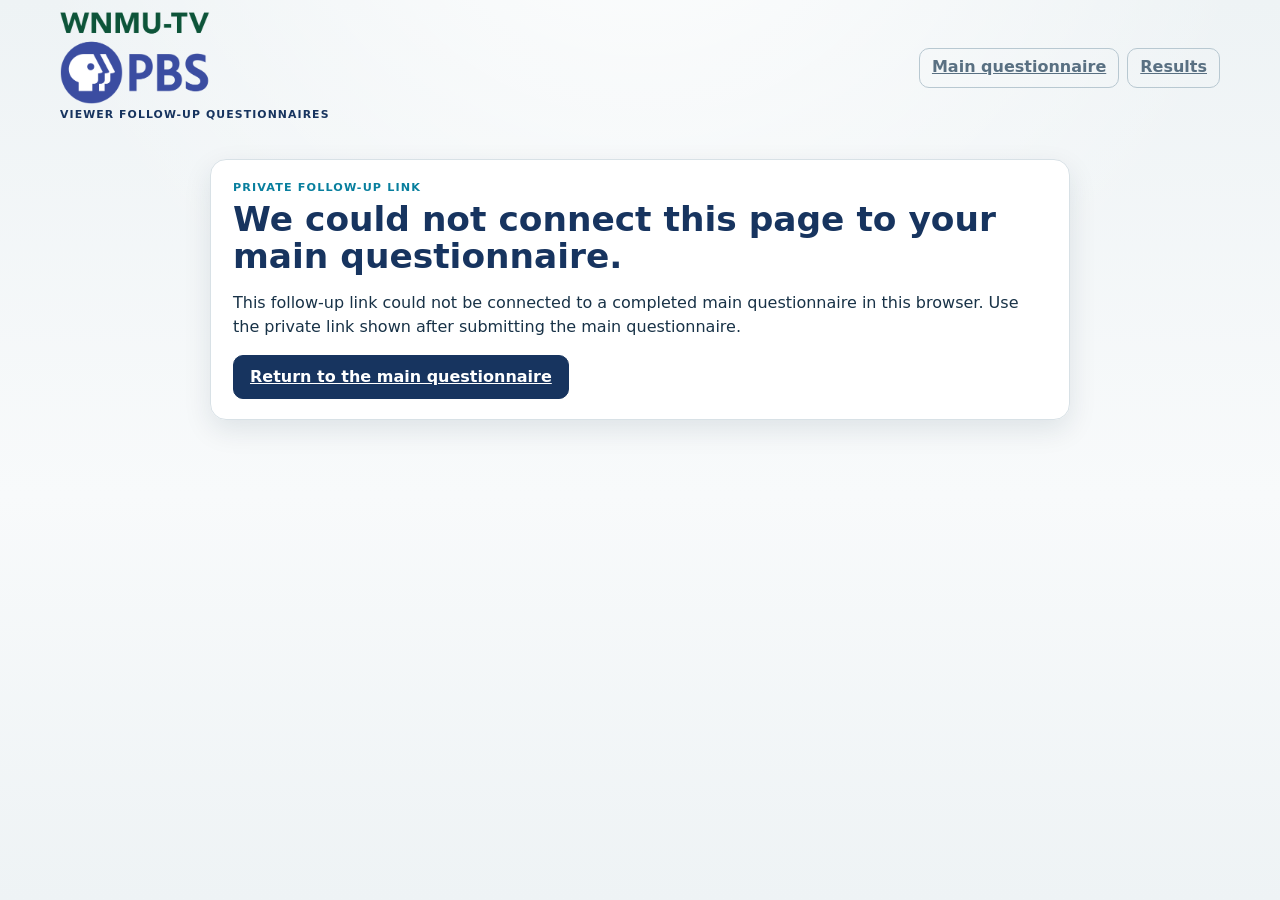
<file: questionnaire-rebuild/follow-up.html>
<!doctype html>
<html lang="en">
<head>
  <meta charset="utf-8" />
  <meta name="viewport" content="width=device-width, initial-scale=1" />
  <meta name="description" content="Optional WNMU-TV follow-up questionnaires linked to a completed viewer questionnaire." />
  <meta name="theme-color" content="#17345f" />
  <title>WNMU-TV Follow-up Questionnaires</title>
  <link rel="stylesheet" href="styles.css?v=rebuild-0.3.1" />
  <link rel="stylesheet" href="follow-up.css?v=rebuild-0.3.1" />
</head>
<body class="followup-page">
  <a class="skip-link" href="#followUpMain">Skip to follow-up questionnaires</a>
  <main id="followUpMain" class="followup-shell">
    <header class="followup-header"><a class="followup-brand" href="index.html" aria-label="WNMU-TV Viewer Questionnaire home"><img class="brand-logo" src="assets/WNMU-TV_Logo_2-Line.png" alt="WNMU-TV PBS" /><span>Viewer Follow-up Questionnaires</span></a><div class="button-row"><a class="button quiet" href="index.html">Main questionnaire</a><a class="button quiet" href="results.html">Results</a></div></header>
    <section id="followUpAccessError" class="followup-panel followup-access-error" hidden><p class="eyebrow">Private follow-up link</p><h1>We could not connect this page to your main questionnaire.</h1><p id="followUpAccessErrorText"></p><div class="button-row"><a class="button primary" href="index.html">Return to the main questionnaire</a></div></section>
    <section id="followUpHub" class="followup-hub" hidden>
      <div class="followup-panel followup-hero"><p class="eyebrow">Optional follow-ups</p><h1>Choose an optional follow-up.</h1><p class="lead">Complete one topic, several, or none. Your main questionnaire is already submitted.</p><div id="linkedCoreSummary" class="linked-core-summary" aria-live="polite"></div><div class="continuation-panel"><div><h2>Save a return link</h2><p>Use it to continue later.</p><p class="test-limitation"><strong>Test mode:</strong> the link works only in this browser.</p></div><div class="continuation-controls"><input id="continuationLink" class="text-control" type="text" readonly /><div class="button-row"><button class="button secondary" id="copyContinuationLink" type="button">Copy link</button><a class="button quiet" id="emailContinuationLink" href="#">Email link</a></div><p id="continuationStatus" class="question-message" aria-live="polite"></p></div></div></div>
      <section aria-labelledby="followUpTopicsTitle"><div class="followup-section-heading"><div><p class="eyebrow">Choose a topic</p><h2 id="followUpTopicsTitle">Optional questionnaires</h2></div><p>All questions are optional.</p></div><div id="followUpModuleGrid" class="followup-module-grid"></div></section>
      <details class="followup-test-tools"><summary>Test tools</summary><p id="followUpTestResponseCount"></p><button class="button quiet" id="downloadFollowUpResponses" type="button">Download linked follow-up responses</button></details>
    </section>
    <section id="followUpQuestionnaire" class="followup-panel followup-questionnaire" hidden><div class="followup-toolbar"><button class="text-button" type="button" data-followup-hub>← All follow-up topics</button><span id="followUpPagePosition"></span></div><div class="progress-wrap" aria-label="Follow-up questionnaire progress"><div class="progress-track"><span id="followUpProgressBar"></span></div></div><header class="followup-module-heading"><p class="eyebrow">Optional follow-up</p><h1 id="followUpModuleTitle"></h1><p id="followUpModuleIntro"></p><h2 id="followUpPageTitle"></h2><p id="followUpPageIntro" class="followup-page-intro" hidden></p></header><div id="followUpPageContext" class="followup-page-context" hidden></div><form novalidate><div id="followUpQuestions" class="question-stack"></div><p id="followUpModuleError" class="form-error" aria-live="assertive"></p><div class="followup-actions"><button class="button quiet" id="followUpSaveExit" type="button">Save and return to topics</button><div class="button-row"><button class="button secondary" id="followUpPrevious" type="button">Previous</button><button class="button primary" id="followUpNext" type="button">Next</button><button class="button primary" id="followUpSubmit" type="button" hidden>Submit this follow-up</button></div></div></form></section>
    <section id="followUpComplete" class="followup-panel followup-complete" hidden><div class="completion-mark" aria-hidden="true">✓</div><p class="eyebrow">Follow-up submitted</p><h1 id="followUpCompleteTitle">Thank you.</h1><p id="followUpCompleteMessage"></p><div class="button-row centered"><button class="button primary" id="followUpCompleteHub" type="button">Choose another topic</button><a class="button quiet" href="index.html">Return to the main questionnaire</a></div></section>
  </main>
  <script src="config.js?v=rebuild-0.3.1"></script><script src="questions.js?v=rebuild-0.3.1"></script><script>window.WNMU_SURVEY = window.WNMU_REBUILD_SURVEY;</script><script src="storage.js?v=rebuild-0.3.1"></script><script src="follow-up-definitions.js?v=rebuild-0.3.1"></script><script src="follow-up-app.js?v=rebuild-0.3.1"></script>
</body>
</html>
</file>
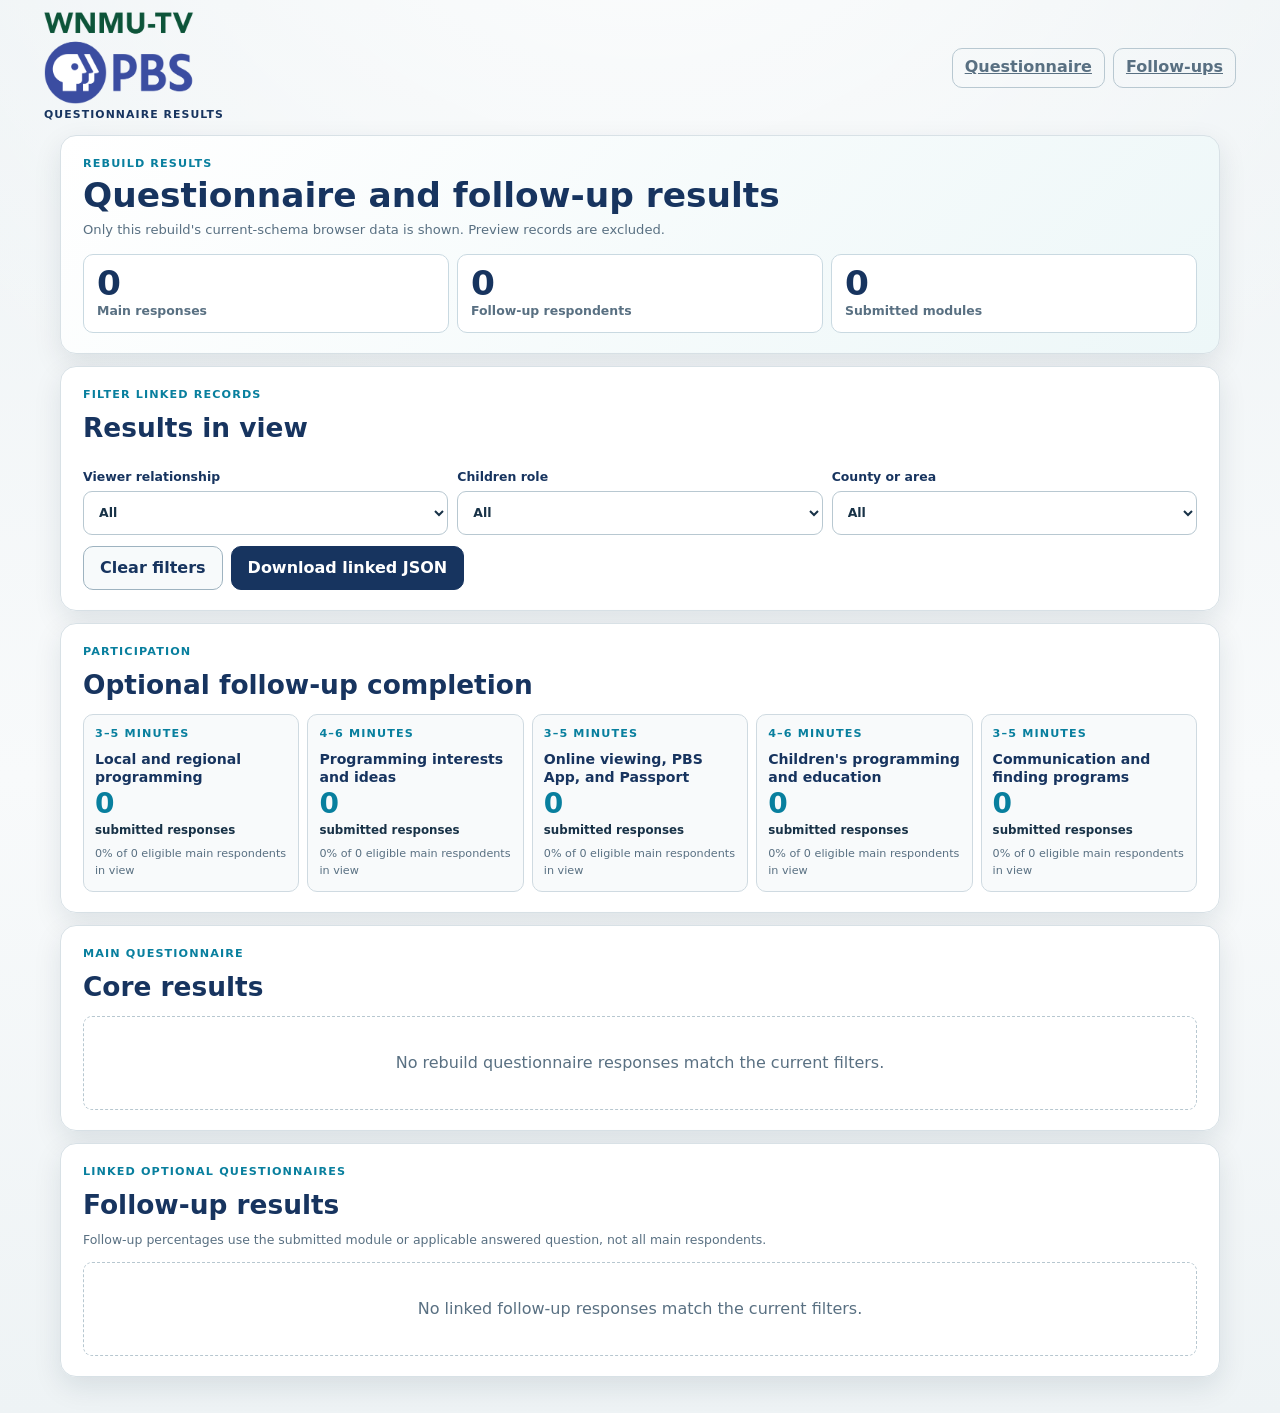
<file: questionnaire-rebuild/results.html>
<!doctype html>
<html lang="en">
<head>
  <meta charset="utf-8" />
  <meta name="viewport" content="width=device-width, initial-scale=1" />
  <meta name="description" content="WNMU-TV rebuild questionnaire and follow-up results." />
  <meta name="theme-color" content="#17345f" />
  <title>WNMU-TV Questionnaire Results</title>
  <link rel="stylesheet" href="styles.css?v=rebuild-0.3.1" />
  <link rel="stylesheet" href="results.css?v=rebuild-0.3.1" />
</head>
<body class="results-page">
  <a class="skip-link" href="#resultsMain">Skip to results</a>
  <header class="results-header"><a class="results-brand" href="index.html"><img src="assets/WNMU-TV_Logo_2-Line.png" alt="WNMU-TV PBS" /><span>Questionnaire Results</span></a><nav class="button-row" aria-label="Results navigation"><a class="button quiet" href="index.html">Questionnaire</a><a class="button quiet" href="follow-up.html">Follow-ups</a></nav></header>
  <main id="resultsMain" class="results-shell">
    <section class="results-hero"><p class="eyebrow">Rebuild results</p><h1>Questionnaire and follow-up results</h1><p>Only this rebuild's current-schema browser data is shown. Preview records are excluded.</p><div class="results-metrics" aria-live="polite"><article><strong id="coreResponseCount">0</strong><span>Main responses</span></article><article><strong id="followUpRespondentCount">0</strong><span>Follow-up respondents</span></article><article><strong id="followUpModuleCount">0</strong><span>Submitted modules</span></article></div></section>
    <section id="filters" class="results-panel filters-panel" aria-labelledby="filtersTitle"><div><p class="eyebrow">Filter linked records</p><h2 id="filtersTitle">Results in view</h2></div><div class="filter-grid"><label>Viewer relationship<select id="viewerStatusFilter"><option value="">All</option></select></label><label>Children role<select id="childrenRoleFilter"><option value="">All</option></select></label><label>County or area<select id="countyFilter"><option value="">All</option></select></label></div><div class="button-row"><button class="button secondary" id="clearFilters" type="button">Clear filters</button><button class="button primary" id="downloadResults" type="button">Download linked JSON</button></div></section>
    <section class="results-panel" aria-labelledby="moduleCompletionTitle"><p class="eyebrow">Participation</p><h2 id="moduleCompletionTitle">Optional follow-up completion</h2><div id="moduleCompletionGrid" class="module-completion-grid"></div></section>
    <section class="results-panel" aria-labelledby="coreResultsTitle"><p class="eyebrow">Main questionnaire</p><h2 id="coreResultsTitle">Core results</h2><div id="coreResults" class="results-sections"></div></section>
    <section class="results-panel" aria-labelledby="followUpResultsTitle"><p class="eyebrow">Linked optional questionnaires</p><h2 id="followUpResultsTitle">Follow-up results</h2><p class="denominator-note">Follow-up percentages use the submitted module or applicable answered question, not all main respondents.</p><div id="followUpResults" class="results-sections"></div></section>
  </main>
  <script src="config.js?v=rebuild-0.3.1"></script><script src="questions.js?v=rebuild-0.3.1"></script><script>window.WNMU_SURVEY = window.WNMU_REBUILD_SURVEY;</script><script src="storage.js?v=rebuild-0.3.1"></script><script src="follow-up-definitions.js?v=rebuild-0.3.1"></script><script src="results.js?v=rebuild-0.3.1"></script>
</body>
</html>
</file>
<file: css/styles.css>
:root {
  --ink: #173042;
  --ink-soft: #466173;
  --navy: #12344a;
  --navy-deep: #0b2637;
  --lake: #1e7890;
  --lake-light: #dff3f6;
  --gold: #e3ad3d;
  --gold-soft: #fff2d3;
  --paper: #f6f4ee;
  --white: #ffffff;
  --line: #d5dfe3;
  --line-dark: #aebfc7;
  --success: #28785e;
  --danger: #a33a33;
  --shadow: 0 18px 50px rgba(14, 44, 61, 0.12);
  --radius: 22px;
  --radius-small: 13px;
  --container: 1180px;
  --transition: 180ms ease;
}

* {
  box-sizing: border-box;
}

html {
  scroll-behavior: smooth;
}

body {
  margin: 0;
  color: var(--ink);
  background: var(--paper);
  font-family: Inter, ui-sans-serif, system-ui, -apple-system, BlinkMacSystemFont, "Segoe UI", sans-serif;
  line-height: 1.55;
}

button,
input,
select,
textarea {
  font: inherit;
}

button,
a {
  -webkit-tap-highlight-color: transparent;
}

button:focus-visible,
a:focus-visible,
input:focus-visible,
select:focus-visible,
textarea:focus-visible {
  outline: 3px solid rgba(227, 173, 61, 0.75);
  outline-offset: 3px;
}

h1,
h2,
h3,
p {
  margin-top: 0;
}

h1,
h2,
h3 {
  line-height: 1.13;
  letter-spacing: -0.025em;
}

h1 {
  max-width: 900px;
  font-size: clamp(2.5rem, 6vw, 5.3rem);
  margin-bottom: 1.25rem;
}

h2 {
  font-size: clamp(1.8rem, 3.4vw, 3rem);
  margin-bottom: 0.8rem;
}

h3 {
  font-size: 1.25rem;
}

p:last-child {
  margin-bottom: 0;
}

a {
  color: inherit;
}

[hidden] {
  display: none !important;
}

.container {
  width: min(calc(100% - 40px), var(--container));
  margin-inline: auto;
}

.skip-link {
  position: fixed;
  left: 16px;
  top: 12px;
  z-index: 1000;
  transform: translateY(-180%);
  padding: 10px 14px;
  color: var(--white);
  background: var(--navy-deep);
  border-radius: 8px;
  text-decoration: none;
}

.skip-link:focus {
  transform: none;
}

.site-header {
  position: sticky;
  top: 0;
  z-index: 50;
  background: rgba(246, 244, 238, 0.94);
  backdrop-filter: blur(14px);
  border-bottom: 1px solid rgba(18, 52, 74, 0.08);
}

.header-inner {
  min-height: 82px;
  display: flex;
  align-items: center;
  justify-content: space-between;
  gap: 32px;
}

.wordmark {
  display: inline-flex;
  flex-direction: column;
  text-decoration: none;
}

.wordmark-main {
  color: var(--navy);
  font-weight: 900;
  font-size: 1.45rem;
  line-height: 1;
  letter-spacing: 0.04em;
}

.wordmark-sub {
  margin-top: 4px;
  color: var(--lake);
  font-size: 0.72rem;
  font-weight: 800;
  letter-spacing: 0.08em;
  text-transform: uppercase;
}

.site-header nav {
  display: flex;
  flex-wrap: wrap;
  gap: 20px;
}

.site-header nav a {
  color: var(--ink-soft);
  font-size: 0.9rem;
  font-weight: 750;
  text-decoration: none;
}

.site-header nav a:hover {
  color: var(--navy);
}

.hero {
  position: relative;
  overflow: hidden;
  padding: clamp(70px, 10vw, 128px) 0 clamp(80px, 11vw, 142px);
  color: var(--white);
  background:
    radial-gradient(circle at 82% 30%, rgba(40, 170, 191, 0.34), transparent 24%),
    linear-gradient(135deg, var(--navy-deep), var(--navy) 58%, #164f65);
}

.hero::after {
  content: "";
  position: absolute;
  inset: auto -8% -55% 44%;
  height: 70%;
  border-radius: 50%;
  border: 1px solid rgba(255, 255, 255, 0.16);
  box-shadow: 0 0 0 60px rgba(255, 255, 255, 0.025), 0 0 0 120px rgba(255, 255, 255, 0.018);
}

.hero-grid {
  position: relative;
  z-index: 1;
  display: grid;
  grid-template-columns: minmax(0, 1.35fr) minmax(290px, 0.65fr);
  gap: clamp(42px, 7vw, 96px);
  align-items: center;
}

.eyebrow {
  margin-bottom: 12px;
  color: var(--lake);
  font-size: 0.78rem;
  font-weight: 900;
  letter-spacing: 0.13em;
  text-transform: uppercase;
}

.hero .eyebrow {
  color: #9fe5ef;
}

.lead {
  max-width: 790px;
  color: rgba(255, 255, 255, 0.78);
  font-size: clamp(1.03rem, 2vw, 1.27rem);
}

.hero-actions,
.button-row,
.form-actions {
  display: flex;
  flex-wrap: wrap;
  gap: 12px;
  align-items: center;
}

.hero-actions {
  margin-top: 30px;
}

.button {
  appearance: none;
  display: inline-flex;
  min-height: 48px;
  align-items: center;
  justify-content: center;
  padding: 12px 19px;
  border: 1px solid transparent;
  border-radius: 999px;
  font-weight: 850;
  text-decoration: none;
  cursor: pointer;
  transition: transform var(--transition), box-shadow var(--transition), background var(--transition), color var(--transition), border-color var(--transition);
}

.button:hover:not(:disabled) {
  transform: translateY(-2px);
}

.button:disabled {
  opacity: 0.45;
  cursor: not-allowed;
}

.button.primary {
  color: var(--navy-deep);
  background: var(--gold);
  box-shadow: 0 10px 26px rgba(227, 173, 61, 0.22);
}

.button.primary:hover:not(:disabled) {
  background: #edbb50;
}

.button.secondary {
  color: var(--navy);
  background: var(--white);
  border-color: var(--line-dark);
}

.button.ghost {
  color: var(--white);
  background: rgba(255, 255, 255, 0.08);
  border-color: rgba(255, 255, 255, 0.3);
}

.button.quiet {
  min-height: 42px;
  padding: 9px 15px;
  color: var(--ink-soft);
  background: transparent;
  border-color: var(--line);
}

.text-button {
  appearance: none;
  padding: 0;
  color: var(--lake);
  background: transparent;
  border: 0;
  font-weight: 800;
  text-decoration: underline;
  text-underline-offset: 3px;
  cursor: pointer;
}

.trust-strip {
  display: flex;
  flex-wrap: wrap;
  gap: 8px;
  margin-top: 32px;
}

.trust-strip span {
  padding: 7px 11px;
  border: 1px solid rgba(255, 255, 255, 0.18);
  border-radius: 999px;
  color: rgba(255, 255, 255, 0.72);
  font-size: 0.78rem;
  font-weight: 750;
}

.hero-visual {
  min-height: 350px;
  display: flex;
  flex-direction: column;
  justify-content: center;
}

.signal-card {
  width: min(100%, 350px);
  padding: 21px 23px;
  border: 1px solid rgba(255, 255, 255, 0.18);
  border-radius: 18px;
  background: rgba(255, 255, 255, 0.09);
  box-shadow: 0 18px 45px rgba(0, 0, 0, 0.16);
  backdrop-filter: blur(8px);
}

.signal-card + .signal-card {
  margin-top: 13px;
}

.signal-card.offset {
  margin-left: 28px;
}

.signal-card.offset-more {
  margin-left: 56px;
}

.signal-card strong {
  display: block;
  margin-bottom: 4px;
  font-size: 1rem;
}

.signal-card p {
  color: rgba(255, 255, 255, 0.68);
  font-size: 0.9rem;
}

.signal-dot {
  float: right;
  width: 11px;
  height: 11px;
  margin-top: 4px;
  border-radius: 50%;
  background: #9fe5ef;
  box-shadow: 0 0 0 6px rgba(159, 229, 239, 0.12);
}

.overview-section {
  padding: 76px 0;
}

.overview-grid {
  display: grid;
  grid-template-columns: repeat(4, minmax(0, 1fr));
  gap: 18px;
}

.overview-card {
  min-height: 250px;
  padding: 28px;
  border: 1px solid var(--line);
  border-radius: var(--radius);
  background: rgba(255, 255, 255, 0.68);
}

.overview-card > span {
  display: inline-flex;
  width: 38px;
  height: 38px;
  align-items: center;
  justify-content: center;
  margin-bottom: 34px;
  border-radius: 50%;
  color: var(--navy);
  background: var(--gold-soft);
  font-weight: 900;
}

.overview-card h2 {
  font-size: 1.35rem;
}

.overview-card p {
  color: var(--ink-soft);
  font-size: 0.94rem;
}

.survey-shell {
  padding: 30px 0 100px;
}

.survey-container {
  position: relative;
}

.app-panel {
  padding: clamp(24px, 4vw, 52px);
  border: 1px solid var(--line);
  border-radius: 30px;
  background: var(--white);
  box-shadow: var(--shadow);
}

.panel-heading {
  max-width: 820px;
  margin-bottom: 30px;
}

.panel-heading p:not(.eyebrow),
.section-page-head p,
.question-help {
  color: var(--ink-soft);
}

.local-note,
.resume-block {
  display: flex;
  justify-content: space-between;
  gap: 24px;
  align-items: center;
  padding: 20px 22px;
  border-radius: var(--radius-small);
}

.local-note {
  margin-bottom: 20px;
  background: var(--lake-light);
}

.local-note strong,
.resume-block strong {
  display: block;
  margin-bottom: 3px;
}

.local-note p,
.resume-block p {
  color: var(--ink-soft);
  font-size: 0.92rem;
}

.resume-block {
  margin-top: 16px;
  border: 1px solid #ecd49b;
  background: #fff9ea;
}

.roomy {
  margin-top: 28px;
}

.question-stack {
  display: grid;
  gap: 22px;
}

.question-card {
  min-width: 0;
  margin: 0;
  padding: 24px;
  border: 1px solid var(--line);
  border-radius: 18px;
  background: #fbfcfc;
}

.question-card legend {
  width: 100%;
  display: grid;
  grid-template-columns: 32px minmax(0, 1fr) auto;
  gap: 11px;
  align-items: start;
  padding: 0;
  font-weight: 850;
}

.question-number {
  display: inline-flex;
  width: 28px;
  height: 28px;
  align-items: center;
  justify-content: center;
  border-radius: 50%;
  color: var(--white);
  background: var(--navy);
  font-size: 0.78rem;
}

.question-label {
  padding-top: 2px;
  font-size: 1.02rem;
}

.optional-badge,
.required-badge {
  margin-top: 3px;
  padding: 4px 8px;
  border-radius: 999px;
  font-size: 0.67rem;
  letter-spacing: 0.06em;
  text-transform: uppercase;
}

.optional-badge {
  color: var(--ink-soft);
  background: #edf1f2;
}

.required-badge {
  color: #6e5010;
  background: var(--gold-soft);
}

.question-help {
  margin: 9px 0 17px 43px;
  font-size: 0.88rem;
}

.choice-grid {
  display: grid;
  grid-template-columns: repeat(2, minmax(0, 1fr));
  gap: 10px;
  margin-top: 18px;
}

.choice {
  position: relative;
  display: flex;
  min-height: 48px;
  align-items: center;
  gap: 10px;
  padding: 12px 14px;
  border: 1px solid var(--line);
  border-radius: 12px;
  color: var(--ink);
  background: var(--white);
  cursor: pointer;
  transition: border-color var(--transition), background var(--transition), transform var(--transition);
}

.choice:hover {
  border-color: var(--lake);
  transform: translateY(-1px);
}

.choice:has(input:checked) {
  border-color: var(--lake);
  background: var(--lake-light);
  box-shadow: inset 0 0 0 1px var(--lake);
}

.choice input,
.matrix-choice input {
  width: 18px;
  height: 18px;
  flex: 0 0 auto;
  accent-color: var(--lake);
}

.scale-row {
  display: grid;
  grid-template-columns: repeat(6, minmax(90px, 1fr));
  gap: 8px;
  margin-top: 18px;
}

.scale-choice {
  min-height: 72px;
  flex-direction: column;
  align-items: flex-start;
  justify-content: center;
  font-size: 0.8rem;
}

.text-control,
.select-control {
  width: 100%;
  margin-top: 18px;
  padding: 13px 14px;
  color: var(--ink);
  border: 1px solid var(--line-dark);
  border-radius: 11px;
  background: var(--white);
}

.textarea-control {
  min-height: 116px;
  resize: vertical;
}

.question-message,
.form-error {
  min-height: 1.2em;
  margin: 10px 0 0;
  color: var(--danger);
  font-size: 0.86rem;
  font-weight: 750;
}

.form-actions {
  margin-top: 30px;
  padding-top: 24px;
  border-top: 1px solid var(--line);
}

.tailored-summary {
  display: grid;
  grid-template-columns: 120px 145px minmax(0, 1fr);
  gap: 16px;
  align-items: stretch;
}

.summary-stat,
.summary-copy {
  padding: 20px;
  border-radius: 16px;
  background: #f5f8f8;
}

.summary-stat span {
  display: block;
  color: var(--lake);
  font-size: 2.4rem;
  font-weight: 900;
  line-height: 1;
}

.summary-stat strong {
  display: block;
  margin-top: 7px;
  color: var(--ink-soft);
  font-size: 0.76rem;
  text-transform: uppercase;
  letter-spacing: 0.06em;
}

.summary-copy p {
  color: var(--ink-soft);
}

.route-list {
  display: grid;
  grid-template-columns: repeat(2, minmax(0, 1fr));
  gap: 9px;
  margin: 24px 0 0;
  padding: 0;
  list-style: none;
  counter-reset: route;
}

.route-list li {
  display: grid;
  grid-template-columns: 130px minmax(0, 1fr);
  gap: 12px;
  padding: 14px 16px;
  border: 1px solid var(--line);
  border-radius: 12px;
}

.route-list li span {
  color: var(--lake);
  font-size: 0.75rem;
  font-weight: 850;
  text-transform: uppercase;
  letter-spacing: 0.05em;
}

.questionnaire-panel {
  overflow: hidden;
}

.questionnaire-toolbar,
.progress-wrap {
  display: flex;
  justify-content: space-between;
  gap: 20px;
  align-items: center;
}

.questionnaire-toolbar > div {
  display: flex;
  flex-direction: column;
}

.questionnaire-toolbar span {
  color: var(--lake);
  font-size: 0.75rem;
  font-weight: 850;
  text-transform: uppercase;
  letter-spacing: 0.07em;
}

.questionnaire-toolbar strong {
  color: var(--ink-soft);
  font-size: 0.83rem;
}

.progress-wrap {
  margin: 20px 0 26px;
}

.progress-track {
  height: 9px;
  flex: 1;
  overflow: hidden;
  border-radius: 999px;
  background: #e8edef;
}

.progress-track span {
  display: block;
  width: 0;
  height: 100%;
  border-radius: inherit;
  background: linear-gradient(90deg, var(--lake), #48a9ba);
  transition: width 260ms ease;
}

.progress-wrap > span {
  color: var(--ink-soft);
  font-size: 0.82rem;
  white-space: nowrap;
}

.questionnaire-layout {
  display: grid;
  grid-template-columns: 210px minmax(0, 1fr);
  gap: 30px;
  align-items: start;
}

.section-nav {
  position: sticky;
  top: 110px;
}

.section-nav > div {
  display: grid;
  gap: 7px;
}

.section-tab {
  appearance: none;
  width: 100%;
  display: grid;
  grid-template-columns: 28px minmax(0, 1fr);
  gap: 9px;
  align-items: center;
  padding: 10px;
  color: var(--ink-soft);
  background: transparent;
  border: 1px solid transparent;
  border-radius: 10px;
  text-align: left;
  font-size: 0.8rem;
  font-weight: 750;
  cursor: pointer;
}

.section-tab span {
  display: inline-flex;
  width: 25px;
  height: 25px;
  align-items: center;
  justify-content: center;
  border-radius: 50%;
  background: #e9eef0;
  font-size: 0.72rem;
}

.section-tab.current {
  color: var(--navy);
  border-color: #b9dce2;
  background: var(--lake-light);
}

.section-tab.current span {
  color: var(--white);
  background: var(--lake);
}

.section-tab.completed span {
  color: var(--white);
  background: var(--success);
}

.section-viewport {
  min-width: 0;
  overflow: hidden;
}

.section-stage {
  transform: translateX(0);
  opacity: 1;
  transition: transform 180ms ease, opacity 180ms ease;
}

.section-stage.exit-left {
  transform: translateX(-7%);
  opacity: 0;
}

.section-stage.exit-right {
  transform: translateX(7%);
  opacity: 0;
}

.section-stage.enter-right {
  transform: translateX(7%);
  opacity: 0;
}

.section-stage.enter-left {
  transform: translateX(-7%);
  opacity: 0;
}

.section-page-head {
  margin-bottom: 24px;
}

.section-page-head h2:focus {
  outline: none;
}

.matrix-wrap {
  width: 100%;
  margin-top: 18px;
  overflow-x: auto;
  border: 1px solid var(--line);
  border-radius: 14px;
  background: var(--white);
}

.matrix-table {
  width: 100%;
  min-width: 810px;
  border-collapse: collapse;
}

.matrix-table th,
.matrix-table td {
  padding: 11px 9px;
  border-bottom: 1px solid var(--line);
  text-align: center;
  vertical-align: middle;
}

.matrix-table thead th {
  position: sticky;
  top: 0;
  z-index: 2;
  color: var(--ink-soft);
  background: #f1f5f6;
  font-size: 0.68rem;
  text-transform: uppercase;
  letter-spacing: 0.04em;
}

.matrix-table thead th:first-child,
.matrix-table tbody th {
  width: 42%;
  text-align: left;
}

.matrix-table tbody th {
  color: var(--ink);
  background: #fbfcfc;
  font-size: 0.85rem;
}

.matrix-table tbody tr:last-child th,
.matrix-table tbody tr:last-child td {
  border-bottom: 0;
}

.matrix-table tbody tr:has(input:checked) th {
  color: var(--navy);
}

.matrix-choice {
  display: inline-flex;
  width: 34px;
  height: 34px;
  align-items: center;
  justify-content: center;
  border-radius: 50%;
  cursor: pointer;
}

.matrix-choice:hover {
  background: var(--lake-light);
}

.action-spacer {
  flex: 1;
}

.completion-panel {
  text-align: center;
}

.completion-mark {
  width: 72px;
  height: 72px;
  display: inline-flex;
  align-items: center;
  justify-content: center;
  margin-bottom: 22px;
  border-radius: 50%;
  color: var(--white);
  background: var(--success);
  font-size: 2rem;
  font-weight: 900;
}

.centered {
  justify-content: center;
  margin-top: 26px;
}

.site-footer {
  padding: 52px 0;
  color: rgba(255, 255, 255, 0.76);
  background: var(--navy-deep);
}

.footer-grid {
  display: grid;
  grid-template-columns: repeat(3, minmax(0, 1fr));
  gap: 28px;
}

.footer-grid strong {
  display: block;
  margin-bottom: 8px;
  color: var(--white);
}

.footer-grid p {
  font-size: 0.84rem;
}

.sr-only {
  position: absolute !important;
  width: 1px !important;
  height: 1px !important;
  padding: 0 !important;
  margin: -1px !important;
  overflow: hidden !important;
  clip: rect(0, 0, 0, 0) !important;
  white-space: nowrap !important;
  border: 0 !important;
}

/* Results page */
.results-hero {
  padding: 72px 0;
  color: var(--white);
  background: linear-gradient(135deg, var(--navy-deep), var(--navy), #18566d);
}

.results-hero h1 {
  font-size: clamp(2.3rem, 5vw, 4.4rem);
}

.results-shell {
  padding: 54px 0 90px;
}

.result-controls,
.filter-panel,
.metric-grid,
.result-section {
  margin-bottom: 24px;
  padding: 24px;
  border: 1px solid var(--line);
  border-radius: 18px;
  background: var(--white);
}

.result-controls {
  display: flex;
  flex-wrap: wrap;
  gap: 12px;
  align-items: center;
}

.file-button input {
  position: absolute;
  width: 1px;
  height: 1px;
  opacity: 0;
}

.data-status {
  margin-left: auto;
  color: var(--ink-soft);
  font-size: 0.86rem;
  font-weight: 750;
}

.filter-grid {
  display: grid;
  grid-template-columns: repeat(5, minmax(0, 1fr));
  gap: 12px;
}

.filter-grid label {
  display: grid;
  gap: 6px;
  color: var(--ink-soft);
  font-size: 0.76rem;
  font-weight: 800;
  text-transform: uppercase;
  letter-spacing: 0.04em;
}

.filter-grid select {
  width: 100%;
  padding: 10px;
  color: var(--ink);
  border: 1px solid var(--line-dark);
  border-radius: 9px;
  background: var(--white);
}

.metric-grid {
  display: grid;
  grid-template-columns: repeat(4, minmax(0, 1fr));
  gap: 14px;
  border: 0;
  padding: 0;
  background: transparent;
}

.metric-card {
  padding: 22px;
  border: 1px solid var(--line);
  border-radius: 16px;
  background: var(--white);
}

.metric-card span {
  display: block;
  color: var(--lake);
  font-size: 2.25rem;
  font-weight: 900;
  line-height: 1;
}

.metric-card strong {
  display: block;
  margin-top: 8px;
}

.metric-card p {
  color: var(--ink-soft);
  font-size: 0.78rem;
}

.result-grid {
  display: grid;
  grid-template-columns: repeat(2, minmax(0, 1fr));
  gap: 24px;
}

.result-section h2 {
  font-size: 1.55rem;
}

.result-section > p {
  color: var(--ink-soft);
  font-size: 0.9rem;
}

.bar-list {
  display: grid;
  gap: 12px;
  margin-top: 18px;
}

.bar-item {
  display: grid;
  grid-template-columns: minmax(120px, 1fr) minmax(130px, 1.3fr) 58px;
  gap: 10px;
  align-items: center;
}

.bar-label {
  font-size: 0.84rem;
  font-weight: 750;
}

.bar-track {
  height: 10px;
  overflow: hidden;
  border-radius: 999px;
  background: #e8edef;
}

.bar-track span {
  display: block;
  height: 100%;
  border-radius: inherit;
  background: var(--lake);
}

.bar-value {
  color: var(--ink-soft);
  font-size: 0.78rem;
  text-align: right;
}

.data-table-wrap {
  overflow-x: auto;
}

.data-table {
  width: 100%;
  border-collapse: collapse;
  margin-top: 16px;
  font-size: 0.84rem;
}

.data-table th,
.data-table td {
  padding: 10px;
  border-bottom: 1px solid var(--line);
  text-align: left;
}

.data-table thead th {
  color: var(--ink-soft);
  font-size: 0.7rem;
  text-transform: uppercase;
  letter-spacing: 0.05em;
}

.gap-high {
  color: var(--danger);
  font-weight: 850;
}

.comment-list {
  display: grid;
  gap: 10px;
  max-height: 430px;
  overflow-y: auto;
  margin-top: 16px;
}

.comment-card {
  padding: 13px 14px;
  border-left: 4px solid var(--lake);
  background: #f5f8f8;
  font-size: 0.88rem;
}

.empty-state {
  padding: 46px 22px;
  color: var(--ink-soft);
  border: 1px dashed var(--line-dark);
  border-radius: 15px;
  text-align: center;
}

.danger-button {
  color: var(--danger) !important;
  border-color: #e4b8b5 !important;
}

@media (max-width: 980px) {
  .hero-grid,
  .questionnaire-layout {
    grid-template-columns: 1fr;
  }

  .hero-visual {
    min-height: 0;
  }

  .signal-card.offset,
  .signal-card.offset-more {
    margin-left: 0;
  }

  .overview-grid {
    grid-template-columns: repeat(2, minmax(0, 1fr));
  }

  .section-nav {
    position: static;
    overflow-x: auto;
  }

  .section-nav > div {
    display: flex;
    min-width: max-content;
    padding-bottom: 4px;
  }

  .section-tab {
    width: auto;
    min-width: 145px;
  }

  .scale-row {
    grid-template-columns: repeat(3, minmax(0, 1fr));
  }

  .filter-grid {
    grid-template-columns: repeat(3, minmax(0, 1fr));
  }
}

@media (max-width: 760px) {
  .container {
    width: min(calc(100% - 24px), var(--container));
  }

  .site-header {
    position: static;
  }

  .header-inner {
    min-height: auto;
    padding: 18px 0;
    align-items: flex-start;
    flex-direction: column;
  }

  .site-header nav {
    gap: 12px 16px;
  }

  .hero {
    padding: 62px 0 74px;
  }

  .overview-grid,
  .choice-grid,
  .route-list,
  .footer-grid,
  .result-grid,
  .metric-grid {
    grid-template-columns: 1fr;
  }

  .overview-card {
    min-height: 0;
  }

  .overview-card > span {
    margin-bottom: 18px;
  }

  .app-panel {
    padding: 22px 16px;
    border-radius: 20px;
  }

  .local-note,
  .resume-block,
  .tailored-summary {
    grid-template-columns: 1fr;
    flex-direction: column;
    align-items: flex-start;
  }

  .tailored-summary {
    display: grid;
  }

  .route-list li {
    grid-template-columns: 1fr;
    gap: 3px;
  }

  .question-card {
    padding: 18px 14px;
  }

  .question-card legend {
    grid-template-columns: 30px minmax(0, 1fr);
  }

  .optional-badge,
  .required-badge {
    grid-column: 2;
    justify-self: start;
  }

  .question-help {
    margin-left: 0;
  }

  .scale-row {
    grid-template-columns: repeat(2, minmax(0, 1fr));
  }

  .questionnaire-toolbar,
  .progress-wrap {
    align-items: flex-start;
    flex-direction: column;
  }

  .progress-track {
    width: 100%;
    flex: auto;
  }

  .questionnaire-actions {
    align-items: stretch;
  }

  .questionnaire-actions .button {
    width: 100%;
  }

  .action-spacer {
    display: none;
  }

  .filter-grid {
    grid-template-columns: 1fr;
  }

  .data-status {
    width: 100%;
    margin-left: 0;
  }

  .bar-item {
    grid-template-columns: 1fr 58px;
  }

  .bar-track {
    grid-column: 1 / -1;
    grid-row: 2;
  }
}

@media (prefers-reduced-motion: reduce) {
  *,
  *::before,
  *::after {
    scroll-behavior: auto !important;
    transition-duration: 0.001ms !important;
    animation-duration: 0.001ms !important;
    animation-iteration-count: 1 !important;
  }
}

/* Public questionnaire simplification */
.public-survey-page {
  min-height: 100vh;
  background:
    radial-gradient(circle at 82% 8%, rgba(30, 120, 144, 0.13), transparent 26%),
    var(--paper);
}

.public-header .header-inner {
  justify-content: flex-start;
}

.public-survey-shell {
  min-height: calc(100vh - 82px);
  display: flex;
  align-items: flex-start;
  padding: clamp(42px, 7vw, 86px) 0 80px;
}

.public-survey-container {
  width: min(calc(100% - 40px), 1040px);
}

.welcome-panel {
  overflow: hidden;
  padding: clamp(34px, 6vw, 72px);
  border-top: 8px solid var(--lake);
}

.welcome-copy {
  max-width: 850px;
}

.welcome-panel h1 {
  max-width: 850px;
  margin-bottom: 20px;
  font-size: clamp(2.35rem, 5vw, 4.7rem);
}

.welcome-panel .lead {
  max-width: 790px;
  color: var(--ink-soft);
  font-size: clamp(1.05rem, 2vw, 1.28rem);
}

.survey-facts {
  display: flex;
  flex-wrap: wrap;
  gap: 10px;
  margin: 30px 0 0;
}

.survey-facts span {
  padding: 8px 12px;
  color: var(--navy);
  border: 1px solid #bdd5db;
  border-radius: 999px;
  background: var(--lake-light);
  font-size: 0.82rem;
  font-weight: 800;
}

.large-button {
  min-height: 56px;
  padding-inline: 28px;
  font-size: 1.03rem;
}

.privacy-line {
  margin-top: 14px;
  color: var(--ink-soft);
  font-size: 0.82rem;
}

.public-footer {
  padding: 24px 0;
  text-align: center;
}

.public-footer p {
  margin: 0;
  font-size: 0.8rem;
}

/* Admin dashboard */
.admin-results-hero .lead {
  max-width: 900px;
}

.admin-warning {
  max-width: 900px;
  margin-top: 24px;
  padding: 15px 18px;
  color: #fff8e4;
  border: 1px solid rgba(255, 255, 255, 0.25);
  border-radius: 12px;
  background: rgba(0, 0, 0, 0.14);
}

.admin-filter-grid {
  grid-template-columns: repeat(4, minmax(0, 1fr));
}

.demographics-grid {
  grid-template-columns: repeat(2, minmax(0, 1fr));
}

@media (max-width: 980px) {
  .admin-filter-grid {
    grid-template-columns: repeat(2, minmax(0, 1fr));
  }
}

@media (max-width: 760px) {
  .public-survey-container {
    width: min(calc(100% - 24px), 1040px);
  }

  .public-survey-shell {
    padding-top: 24px;
  }

  .welcome-panel {
    padding: 28px 18px;
  }

  .survey-facts {
    display: grid;
  }

  .admin-filter-grid,
  .demographics-grid {
    grid-template-columns: 1fr;
  }
}
</file>
<file: css/questionnaire-revision.css>
/* Questionnaire revision: flat rating rows, compact paired ratings, and stable responsive controls. */

/* Keep ordinary questions as one continuous page rather than separate cards. */
.approved-stage-interface .question-stack {
  gap: 0;
}

.approved-stage-interface .question-card,
.approved-stage-interface .paired-question-block {
  margin: 0;
  padding: 14px 0;
  border: 0;
  border-bottom: 1px solid var(--line);
  border-radius: 0;
  background: transparent;
  box-shadow: none;
}

.approved-stage-interface .question-card:last-child,
.approved-stage-interface .paired-question-block:last-child {
  border-bottom: 0;
}

/* A single scale key appears before a compact, flat set of rating rows. */
.matrix-flat,
.paired-matrix-flat {
  margin-top: 10px;
}

.rating-scale-key {
  display: flex;
  flex-wrap: wrap;
  gap: 4px 14px;
  align-items: baseline;
  padding: 8px 0 10px;
  color: var(--ink-soft);
  border-bottom: 1px solid var(--line);
  font-size: 0.72rem;
  line-height: 1.3;
}

.rating-scale-key > strong {
  color: var(--ink);
  font-size: 0.76rem;
}

.rating-scale-key span {
  white-space: nowrap;
}

.rating-scale-key b {
  color: var(--navy);
  font-weight: 900;
}

.matrix-flat-rows {
  width: 100%;
}

.matrix-flat-row {
  display: grid;
  grid-template-columns: minmax(220px, 1fr) minmax(390px, 1.35fr);
  gap: 12px 20px;
  align-items: center;
  padding: 8px 0;
  border-bottom: 1px solid var(--line);
}

.matrix-flat-row:last-child {
  border-bottom: 0;
}

.matrix-flat-label {
  color: var(--navy);
  font-size: 0.86rem;
  font-weight: 750;
  line-height: 1.25;
}

.matrix-number-scale,
.paired-number-scale {
  display: grid;
  grid-template-columns: repeat(5, minmax(36px, 1fr)) minmax(78px, 1.55fr);
  gap: 3px;
  min-width: 0;
}

.rating-choice {
  display: flex;
  min-width: 0;
  min-height: 40px;
  align-items: center;
  justify-content: center;
  gap: 4px;
  padding: 3px 4px;
  color: var(--ink);
  border: 0;
  border-radius: 6px;
  background: transparent;
  box-shadow: none;
  font-size: 0.75rem;
  font-weight: 800;
  line-height: 1.05;
  text-align: center;
  cursor: pointer;
}

.rating-choice:hover {
  background: #f3f6f7;
}

.rating-choice:has(input:checked) {
  background: var(--lake-light);
  box-shadow: inset 0 0 0 2px var(--lake);
}

.rating-choice input {
  width: 17px;
  height: 17px;
  flex: 0 0 auto;
  margin: 0;
}

.rating-choice:focus-within {
  outline: 3px solid color-mix(in srgb, var(--lake) 42%, transparent);
  outline-offset: 1px;
}

[data-question-block="channel_awareness"] .choice,
[data-question-block="channels_received"] .choice,
[data-question-block="channels_watched"] .choice {
  align-items: flex-start;
  line-height: 1.4;
}

/* Short and medium single-choice lists can use a denser grid. */
.question-card .choice-grid.compact-choice-grid {
  grid-template-columns: repeat(3, minmax(0, 1fr));
}

/* Long single-choice lists can use a compact inline select on wider screens. */
.inline-select-question {
  display: grid;
  grid-template-columns: minmax(280px, 1fr) minmax(220px, 340px);
  gap: 10px 18px;
  align-items: center;
}

.inline-question-heading {
  display: grid;
  grid-template-columns: 32px minmax(0, 1fr) auto;
  gap: 11px;
  align-items: center;
}

.inline-select-question .inline-select-control {
  width: 100%;
  margin-top: 0;
}

.inline-select-question .question-help,
.inline-select-question .question-message {
  grid-column: 1 / -1;
}

/* Importance and performance share each role row and use the same flat scale treatment. */
.paired-question-block {
  padding-top: 0;
}

.paired-question-heading {
  display: grid;
  grid-template-columns: 32px minmax(0, 1fr) auto;
  gap: 11px;
  align-items: start;
  padding-bottom: 10px;
  border-bottom: 1px solid var(--line);
}

.paired-question-heading .question-label {
  margin: 0;
  color: var(--ink);
  font-size: 1.05rem;
  line-height: 1.35;
}

.paired-question-block > .question-help {
  margin: 8px 0 0 43px;
}

.paired-scale-key {
  display: grid;
  gap: 2px;
  padding-bottom: 2px;
}

.paired-scale-key .rating-scale-key {
  padding-block: 7px;
}

.paired-role-row {
  display: grid;
  grid-template-columns: minmax(230px, 1fr) minmax(500px, 1.7fr);
  gap: 5px 20px;
  align-items: center;
  padding: 9px 0;
  border-bottom: 1px solid var(--line);
}

.paired-role-row:last-child {
  border-bottom: 0;
}

.paired-role-row h3 {
  grid-row: 1 / span 2;
  margin: 0;
  color: var(--navy);
  font-size: 0.86rem;
  font-weight: 780;
  line-height: 1.25;
}

.paired-rating-line {
  display: grid;
  grid-template-columns: 94px minmax(0, 1fr);
  gap: 9px;
  align-items: center;
}

.paired-rating-prompt {
  color: var(--ink-soft);
  font-size: 0.72rem;
  font-weight: 850;
  line-height: 1.2;
  text-align: right;
}

/* Hub submission is separate from completing the numerically final stage. */
.submit-ready-panel {
  max-width: 880px;
  display: flex;
  flex-wrap: wrap;
  gap: 16px;
  align-items: center;
  justify-content: space-between;
  margin: 24px auto 0;
  padding: 18px 20px;
  border: 1px solid var(--line);
  border-radius: 16px;
  background: var(--white);
  box-shadow: 0 8px 20px rgba(14, 44, 61, 0.09);
  text-align: left;
}

.submit-ready-panel > div:first-child {
  min-width: 0;
}

.submit-ready-panel strong {
  display: block;
  margin-bottom: 3px;
}

.submit-ready-panel p {
  margin: 0;
  color: var(--ink-soft);
}

/* Completion screen and placeholder follow-up choices. */
.completion-followups {
  max-width: 900px;
  margin: 28px auto 0;
  padding-top: 24px;
  border-top: 1px solid var(--line);
  text-align: left;
}

.completion-followups h3 {
  margin-bottom: 6px;
}

.completion-followups > p {
  color: var(--ink-soft);
}

.contact-opt-in {
  max-width: 900px;
  margin: 22px auto 0;
  border: 1px solid var(--line);
  border-radius: 16px;
  background: var(--white);
  text-align: left;
}

.contact-opt-in > summary {
  padding: 18px 20px;
  color: var(--navy);
  font-weight: 850;
  cursor: pointer;
}

.contact-opt-in > summary:focus-visible {
  outline: 3px solid var(--gold);
  outline-offset: 3px;
}

.contact-opt-in-body {
  padding: 0 20px 20px;
}

.contact-opt-in-body > p {
  color: var(--ink-soft);
}

.contact-test-note {
  padding: 12px 14px;
  border-left: 5px solid var(--gold);
  border-radius: 8px;
  background: #fff8df;
}

.contact-field-grid {
  display: grid;
  grid-template-columns: repeat(2, minmax(0, 1fr));
  gap: 12px;
  margin: 18px 0;
}

.contact-field-grid label,
.contact-reasons legend {
  color: var(--navy);
  font-size: 0.86rem;
  font-weight: 800;
}

.contact-field-grid label span,
.contact-reasons legend span {
  color: var(--ink-soft);
  font-weight: 650;
}

.contact-field-grid input {
  width: 100%;
  min-height: 46px;
  margin-top: 6px;
  padding: 10px 12px;
  border: 1px solid var(--line-dark);
  border-radius: 10px;
  color: var(--ink);
  background: var(--white);
}

.contact-reasons {
  display: grid;
  gap: 9px;
  margin: 0 0 16px;
  padding: 0;
  border: 0;
}

.contact-reasons legend {
  margin-bottom: 8px;
}

.contact-reasons label,
.contact-consent {
  display: flex;
  gap: 10px;
  align-items: flex-start;
  padding: 11px 12px;
  border: 1px solid var(--line);
  border-radius: 10px;
  background: #f8fafb;
}

.contact-reasons input,
.contact-consent input {
  flex: 0 0 auto;
  width: 20px;
  height: 20px;
  margin-top: 1px;
}

.contact-consent {
  margin-bottom: 16px;
  font-size: 0.86rem;
}

.followup-grid {
  display: grid;
  grid-template-columns: repeat(2, minmax(0, 1fr));
  gap: 10px;
  margin-top: 16px;
}

.followup-module-button {
  width: 100%;
  justify-content: space-between;
  border-radius: 14px;
  text-align: left;
}

.followup-module-button small {
  flex: 0 0 auto;
  color: var(--ink-soft);
  font-size: 0.72rem;
  font-weight: 750;
}

.followup-actions {
  display: flex;
  flex-wrap: wrap;
  gap: 10px;
  align-items: center;
  margin-top: 18px;
}

.followup-copy-status {
  min-height: 1.3em;
  margin: 8px 0 0;
  color: var(--ink-soft);
  font-size: 0.82rem;
}

.followup-placeholder-shell {
  width: min(calc(100% - 28px), 900px);
  margin: 42px auto;
}

.followup-placeholder-list {
  display: grid;
  gap: 12px;
  margin: 22px 0;
  padding: 0;
  list-style: none;
}

.followup-placeholder-list li {
  padding: 14px 16px;
  border-left: 4px solid var(--lake);
  background: var(--lake-light);
}

@media (min-width: 901px) {
  .approved-stage-interface .survey-frame[data-view="hub"] .submit-ready-panel {
    position: absolute;
    z-index: 14;
    top: 668px;
    left: 50%;
    width: min(calc(100% - 84px), 880px);
    margin: 0;
    transform: translateX(-50%);
  }
}

@media (max-width: 1040px) {
  .matrix-flat-row,
  .paired-role-row {
    grid-template-columns: 1fr;
    gap: 6px;
  }

  .paired-role-row h3 {
    grid-row: auto;
    margin-bottom: 2px;
  }

  .paired-rating-line {
    grid-template-columns: 90px minmax(0, 1fr);
  }
}

@media (max-width: 680px) {
  .contact-field-grid {
    grid-template-columns: 1fr;
  }

  .question-card .choice-grid.compact-choice-grid {
    grid-template-columns: repeat(2, minmax(0, 1fr));
  }

  .inline-select-question {
    grid-template-columns: 1fr;
  }

  .inline-select-question .inline-select-control {
    margin-top: 4px;
  }

  .paired-question-heading {
    grid-template-columns: 30px minmax(0, 1fr);
  }

  .paired-question-heading .optional-badge,
  .paired-question-heading .required-badge {
    grid-column: 2;
    justify-self: start;
  }

  .paired-question-block > .question-help {
    margin-left: 0;
  }

  .rating-scale-key {
    gap: 3px 10px;
    font-size: 0.68rem;
  }

  .matrix-flat-row,
  .paired-role-row {
    padding: 8px 0;
  }

  .matrix-number-scale,
  .paired-number-scale {
    grid-template-columns: repeat(5, minmax(31px, 1fr)) minmax(70px, 1.45fr);
    gap: 2px;
  }

  .rating-choice {
    min-height: 44px;
    padding-inline: 2px;
    font-size: 0.7rem;
  }

  .rating-choice input {
    width: 18px;
    height: 18px;
  }

  .paired-rating-line {
    grid-template-columns: 1fr;
    gap: 3px;
  }

  .paired-rating-prompt {
    text-align: left;
  }

  .submit-ready-panel {
    align-items: stretch;
  }

  .submit-ready-panel .button-row,
  .submit-ready-panel .button {
    width: 100%;
  }

  .followup-grid {
    grid-template-columns: 1fr;
  }

  .followup-module-button {
    min-height: 56px;
  }

  .followup-actions .button {
    width: 100%;
  }
}

@media (max-width: 430px) {
  .rating-scale-key span {
    white-space: normal;
  }

  .matrix-number-scale,
  .paired-number-scale {
    grid-template-columns: repeat(5, minmax(28px, 1fr)) minmax(66px, 1.5fr);
  }

  .rating-choice {
    gap: 2px;
    font-size: 0.64rem;
  }
}
</file>
<file: css/phone-layout.css>
/* Deliberate phone layout for the questionnaire and results dashboard. */

@media (max-width: 680px) {
  html {
    overflow-x: hidden;
  }

  body {
    overflow-x: hidden;
    font-size: 16px;
  }

  .container,
  .public-survey-container {
    width: min(calc(100% - 14px), var(--container));
  }

  .site-header {
    position: sticky;
    top: 0;
    z-index: 80;
  }

  .public-header .header-inner {
    min-height: 58px;
    padding: 9px 0;
    flex-direction: row;
    align-items: center;
  }

  .wordmark-main {
    font-size: 1.12rem;
  }

  .wordmark-sub {
    margin-top: 3px;
    font-size: 0.61rem;
  }

  .public-survey-shell {
    min-height: calc(100vh - 58px);
    padding: 9px 0 calc(88px + env(safe-area-inset-bottom));
  }

  .app-panel {
    padding: 18px 13px;
    border-radius: 16px;
    box-shadow: 0 10px 28px rgba(14, 44, 61, 0.1);
  }

  .welcome-panel {
    padding: 24px 17px;
    border-top-width: 6px;
  }

  .welcome-panel h1 {
    margin-bottom: 16px;
    font-size: clamp(2rem, 10.5vw, 2.7rem);
  }

  .welcome-panel .lead {
    font-size: 1rem;
  }

  .survey-facts {
    gap: 7px;
    margin-top: 22px;
  }

  .survey-facts span {
    padding: 8px 10px;
    border-radius: 10px;
    font-size: 0.78rem;
  }

  .roomy,
  .centered {
    margin-top: 22px;
  }

  .welcome-panel .button-row,
  #routingPanel .form-actions,
  .completion-panel .button-row,
  .resume-block .button-row {
    width: 100%;
  }

  .welcome-panel .button,
  #routingPanel .button,
  .completion-panel .button,
  .resume-block .button {
    width: 100%;
  }

  .button {
    min-height: 52px;
    padding: 13px 17px;
  }

  .button.quiet {
    min-height: 48px;
  }

  .local-note,
  .resume-block {
    gap: 15px;
    padding: 16px;
  }

  .panel-heading {
    margin-bottom: 22px;
  }

  .panel-heading h2,
  .section-page-head h2 {
    font-size: clamp(1.65rem, 8vw, 2.15rem);
  }

  .questionnaire-panel {
    overflow: visible;
    padding-bottom: 0;
  }

  .questionnaire-toolbar {
    display: grid;
    grid-template-columns: minmax(0, 1fr) auto;
    gap: 12px;
    align-items: center;
  }

  .questionnaire-toolbar .text-button {
    min-height: 44px;
    max-width: 118px;
    text-align: right;
  }

  .questionnaire-toolbar strong {
    line-height: 1.3;
  }

  .progress-wrap {
    display: grid;
    grid-template-columns: minmax(0, 1fr) auto;
    gap: 10px;
    align-items: center;
    margin: 15px 0 10px;
  }

  .progress-track {
    width: auto;
  }

  .questionnaire-layout {
    display: block;
  }

  .section-nav {
    position: sticky;
    top: 58px;
    z-index: 45;
    margin: 0 -13px 18px;
    padding: 8px 13px;
    overflow-x: auto;
    overscroll-behavior-inline: contain;
    scrollbar-width: none;
    background: rgba(255, 255, 255, 0.96);
    border-top: 1px solid var(--line);
    border-bottom: 1px solid var(--line);
    box-shadow: 0 8px 18px rgba(14, 44, 61, 0.06);
    -webkit-overflow-scrolling: touch;
  }

  .section-nav::-webkit-scrollbar {
    display: none;
  }

  .section-nav > div {
    display: flex;
    min-width: max-content;
    gap: 7px;
    padding: 0;
    scroll-snap-type: x proximity;
  }

  .section-tab {
    width: auto;
    min-width: 118px;
    max-width: 155px;
    grid-template-columns: 24px minmax(0, 1fr);
    gap: 7px;
    padding: 8px 9px;
    scroll-snap-align: center;
    font-size: 0.73rem;
    line-height: 1.18;
  }

  .section-tab span {
    width: 23px;
    height: 23px;
  }

  .section-page-head {
    margin-bottom: 18px;
  }

  .section-page-head p:not(.eyebrow) {
    font-size: 0.93rem;
  }

  .question-stack {
    gap: 16px;
  }

  .question-card {
    padding: 17px 13px;
    border-radius: 15px;
  }

  .question-card legend {
    grid-template-columns: 29px minmax(0, 1fr);
    gap: 9px;
  }

  .question-label {
    font-size: 0.98rem;
    line-height: 1.38;
  }

  .question-help {
    margin: 10px 0 14px;
    font-size: 0.84rem;
  }

  .choice-grid {
    grid-template-columns: 1fr;
    gap: 8px;
    margin-top: 14px;
  }

  .choice {
    min-height: 54px;
    align-items: flex-start;
    padding: 13px 12px;
    line-height: 1.35;
  }

  .choice input,
  .matrix-choice input {
    width: 20px;
    height: 20px;
    margin-top: 1px;
  }

  .text-control,
  .select-control,
  .textarea-control {
    margin-top: 14px;
    padding: 14px 12px;
    font-size: 16px;
  }

  .scale-row {
    grid-template-columns: repeat(2, minmax(0, 1fr));
    gap: 8px;
    margin-top: 14px;
  }

  .scale-choice {
    min-height: 66px;
    padding: 10px;
    font-size: 0.82rem;
  }

  .matrix-card-table tbody tr {
    grid-template-columns: repeat(2, minmax(0, 1fr));
    gap: 7px;
    padding: 12px;
    border-radius: 13px;
  }

  .matrix-card-table tbody th {
    padding-bottom: 10px;
    font-size: 0.9rem;
  }

  .matrix-card-table .matrix-choice {
    min-height: 70px;
    padding: 8px 5px;
  }

  .matrix-visible-label {
    font-size: 0.72rem;
  }

  .questionnaire-actions {
    position: sticky;
    bottom: 0;
    z-index: 55;
    display: grid;
    grid-template-columns: minmax(0, 0.9fr) minmax(0, 1.1fr);
    gap: 9px;
    margin: 22px -13px 0;
    padding: 10px 13px calc(10px + env(safe-area-inset-bottom));
    background: rgba(255, 255, 255, 0.97);
    border-top: 1px solid var(--line);
    box-shadow: 0 -10px 24px rgba(14, 44, 61, 0.1);
    backdrop-filter: blur(12px);
  }

  .questionnaire-actions .button {
    width: 100%;
    min-width: 0;
    padding-inline: 10px;
  }

  .questionnaire-actions .action-spacer {
    display: none;
  }

  .completion-mark {
    width: 62px;
    height: 62px;
  }

  .public-footer {
    padding: 18px 0 calc(18px + env(safe-area-inset-bottom));
  }

  #testModeNotice {
    margin-bottom: 12px !important;
    padding: 11px 12px !important;
    border-radius: 10px !important;
    font-size: 0.86rem;
  }

  /* Results dashboard on phones */
  body:not(.public-survey-page) .header-inner {
    gap: 10px;
    padding: 10px 0;
  }

  body:not(.public-survey-page) .site-header nav {
    width: 100%;
    flex-wrap: nowrap;
    gap: 8px;
    overflow-x: auto;
    padding-bottom: 2px;
    scrollbar-width: none;
  }

  body:not(.public-survey-page) .site-header nav::-webkit-scrollbar {
    display: none;
  }

  body:not(.public-survey-page) .site-header nav a {
    flex: 0 0 auto;
    padding: 7px 10px;
    border: 1px solid var(--line);
    border-radius: 999px;
    background: var(--white);
    font-size: 0.78rem;
  }

  .results-hero {
    padding: 34px 0;
  }

  .results-hero h1 {
    font-size: clamp(2rem, 10vw, 2.7rem);
  }

  .results-hero .lead {
    font-size: 0.98rem;
  }

  .admin-warning {
    margin-top: 18px;
    padding: 13px;
    font-size: 0.86rem;
  }

  .results-shell {
    padding: 15px 0 52px;
  }

  .result-controls,
  .filter-panel,
  .result-section,
  .gap-overview-heading,
  .gap-summary-card {
    padding: 16px;
    border-radius: 14px;
  }

  .result-controls {
    display: grid;
    grid-template-columns: 1fr;
    gap: 8px;
  }

  .result-controls .button,
  .result-controls .file-button {
    width: 100%;
  }

  .data-status {
    padding-top: 4px;
  }

  .filter-panel h2,
  .result-section h2,
  .gap-overview-heading h2 {
    font-size: 1.2rem;
  }

  .filter-grid,
  .admin-filter-grid {
    grid-template-columns: 1fr;
  }

  .filter-grid select {
    min-height: 48px;
    font-size: 16px;
  }

  .metric-grid {
    gap: 10px;
  }

  .metric-card {
    padding: 17px;
  }

  .metric-card span {
    font-size: 1.9rem;
  }

  .bar-item {
    grid-template-columns: minmax(0, 1fr) auto;
    gap: 6px 10px;
  }

  .bar-label {
    font-size: 0.8rem;
  }

  .bar-value {
    min-width: 54px;
  }

  .data-table-wrap {
    margin-inline: -3px;
    padding-bottom: 4px;
    -webkit-overflow-scrolling: touch;
  }

  .gap-summary-grid {
    gap: 12px;
  }

  .gap-summary-head {
    gap: 8px;
  }

  .gap-summary-head h3 {
    font-size: 1.2rem;
  }

  .gap-role-count {
    font-size: 0.68rem;
  }

  .gap-role-item {
    padding: 12px;
  }

  .comment-list {
    max-height: none;
  }

  .footer-grid {
    gap: 18px;
  }
}

@media (max-width: 370px) {
  .matrix-card-table tbody tr {
    grid-template-columns: 1fr;
  }

  .section-tab {
    min-width: 110px;
  }

  .questionnaire-actions {
    grid-template-columns: 1fr 1fr;
  }
}
</file>
<file: css/stage-interface.css>
/* Canonical visual system for the WNMU-TV stage hub and compact working view. */

.approved-stage-interface {
  min-height: 100vh;
  color: #071d52;
  background:
    radial-gradient(circle at 50% -15%, #fff 0, rgba(246, 248, 252, 0.95) 58%, #f0f3f7 100%);
}

.approved-stage-interface .survey-frame {
  --blue: #063a91;
  --gold: #f2a500;
  position: relative;
  isolation: isolate;
  width: min(calc(100% - 32px), 1380px);
  min-height: calc(100vh - 24px);
  margin: 12px auto;
  border: 1px solid #d7dce3;
  border-radius: 24px;
  background: rgba(255, 255, 255, 0.98);
  box-shadow: 0 8px 25px rgba(33, 48, 68, 0.12), 0 1px 3px rgba(33, 48, 68, 0.08);
}

.approved-stage-interface .brand-block {
  color: var(--blue);
  line-height: 1;
}

.approved-stage-interface .brand-block .wordmark-main {
  display: inline-block;
  color: var(--blue);
  font-size: clamp(2.15rem, 3vw, 3.4rem);
  font-weight: 900;
  letter-spacing: -0.045em;
}

.approved-stage-interface .brand-block .wordmark-sub {
  display: block;
  margin-top: 8px;
  color: #071d52;
  font-size: clamp(1rem, 1.45vw, 1.35rem);
  font-weight: 760;
  letter-spacing: -0.02em;
  text-transform: none;
}

.approved-stage-interface .broadcast-mark {
  width: 36px;
  height: 36px;
  margin: -10px 0 0 -4px;
  overflow: visible;
  vertical-align: top;
  fill: none;
  stroke: var(--gold);
  stroke-width: 4.5;
  stroke-linecap: round;
}

.approved-stage-interface .sound-toggle {
  appearance: none;
  display: inline-flex;
  min-height: 54px;
  align-items: center;
  justify-content: center;
  gap: 10px;
  padding: 10px 18px;
  color: #071d52;
  border: 1px solid #dbe0e6;
  border-radius: 22px;
  background: linear-gradient(#fff, #fafbfc);
  box-shadow: 0 6px 12px rgba(34, 49, 72, 0.12), inset 0 1px #fff;
  font-size: 1rem;
  font-weight: 760;
  cursor: pointer;
  transition: filter 0.15s ease, box-shadow 0.15s ease;
}

.approved-stage-interface .sound-toggle::before {
  content: "";
  width: 27px;
  height: 27px;
  background: center / contain no-repeat url("data:image/svg+xml,%3Csvg xmlns='http://www.w3.org/2000/svg' viewBox='0 0 32 32' fill='none' stroke='%23071d52' stroke-width='2.4' stroke-linecap='round' stroke-linejoin='round'%3E%3Cpath d='M5 13h5l7-6v18l-7-6H5z'/%3E%3Cpath d='M21 12c2 2 2 6 0 8M24 8c5 5 5 11 0 16'/%3E%3C/svg%3E");
}

.approved-stage-interface .sound-toggle:hover {
  filter: brightness(1.025);
  box-shadow: 0 8px 16px rgba(34, 49, 72, 0.14), inset 0 1px #fff;
}

.approved-stage-interface .sound-toggle:active {
  filter: brightness(0.96);
  box-shadow: 0 3px 7px rgba(34, 49, 72, 0.12), inset 0 2px 4px rgba(34, 49, 72, 0.08);
}

.approved-stage-interface .welcome-panel,
.approved-stage-interface .questionnaire-panel,
.approved-stage-interface .completion-panel {
  border: 0;
  background: transparent;
  box-shadow: none;
}

.approved-stage-interface .welcome-copy {
  max-width: none;
  text-align: center;
}

.approved-stage-interface .welcome-panel h1 {
  max-width: none;
  margin: 0 0 14px;
  color: var(--blue);
  font-size: clamp(2.8rem, 4.5vw, 4.1rem);
  font-weight: 900;
  letter-spacing: -0.04em;
}

.approved-stage-interface .welcome-panel .lead {
  max-width: none;
  margin: 0;
  color: #30476d;
  font-size: clamp(1.25rem, 2vw, 1.75rem);
  font-weight: 480;
}

.approved-stage-interface .stage-hub {
  z-index: 12;
  display: grid;
  grid-template-columns: repeat(5, minmax(0, 1fr));
  gap: clamp(16px, 2.4vw, 34px);
  transition:
    top 0.5s cubic-bezier(0.2, 0.82, 0.2, 1),
    left 0.5s cubic-bezier(0.2, 0.82, 0.2, 1),
    right 0.5s cubic-bezier(0.2, 0.82, 0.2, 1),
    gap 0.5s cubic-bezier(0.2, 0.82, 0.2, 1);
}

.approved-stage-interface .stage-card {
  --stage: #1177d6;
  --dark: #064ca2;
  --soft: #e7f1ff;
  --shadow: #78a6dc;
  --stage-progress: 0%;
  --card-radius: 42px;
  appearance: none;
  position: relative;
  isolation: isolate;
  display: flex;
  min-width: 0;
  height: 338px;
  align-items: center;
  flex-direction: column;
  justify-content: flex-start;
  padding: 25px 18px 22px;
  overflow: visible;
  color: #071d52;
  border: 3px solid var(--dark);
  border-radius: var(--card-radius);
  background: var(--soft);
  box-shadow:
    0 13px 24px rgba(27, 43, 63, 0.18),
    0 4px 8px rgba(27, 43, 63, 0.10),
    inset 12px 12px 24px rgba(255, 255, 255, 0.52),
    inset -12px -14px 26px color-mix(in srgb, var(--dark) 15%, transparent),
    inset 0 0 0 2px rgba(255, 255, 255, 0.34);
  font: inherit;
  text-align: center;
  cursor: pointer;
  transform: translateY(0);
  transform-origin: center bottom;
  transition:
    height 0.5s cubic-bezier(0.2, 0.82, 0.2, 1),
    padding 0.5s cubic-bezier(0.2, 0.82, 0.2, 1),
    border-radius 0.5s cubic-bezier(0.2, 0.82, 0.2, 1),
    border-width 0.5s cubic-bezier(0.2, 0.82, 0.2, 1),
    box-shadow 0.16s ease,
    filter 0.16s ease,
    transform 0.12s ease;
}

.approved-stage-interface .stage-card::before {
  content: "";
  position: absolute;
  z-index: 0;
  inset: 0;
  height: auto;
  border-radius: inherit;
  background:
    linear-gradient(
      145deg,
      rgba(255, 255, 255, 0.18) 0%,
      rgba(255, 255, 255, 0.07) 38%,
      rgba(255, 255, 255, 0) 60%,
      rgba(0, 0, 0, 0.025) 100%
    );
  box-shadow: inset 0 0 22px rgba(255, 255, 255, 0.12);
  pointer-events: none;
}

.approved-stage-interface .stage-card::after {
  content: "✓";
  position: absolute;
  z-index: 10;
  top: 10px;
  right: 11px;
  display: none;
  width: 25px;
  height: 25px;
  place-items: center;
  color: #fff;
  border: 2px solid rgba(255, 255, 255, 0.9);
  border-radius: 50%;
  background: #26333e;
  box-shadow: 0 2px 5px rgba(0, 0, 0, 0.22);
  font-size: 0.82rem;
  font-weight: 900;
}

.approved-stage-interface .stage-card[data-status="complete"]::after {
  display: grid;
}

.approved-stage-interface .stage-card > *:not(.stage-gray-sweep) {
  position: relative;
  z-index: 2;
}

.approved-stage-interface .stage-card:hover:not([data-current="true"]) {
  transform: translateY(0);
  filter: brightness(1.035);
  box-shadow:
    0 15px 27px rgba(27, 43, 63, 0.20),
    0 5px 9px rgba(27, 43, 63, 0.10),
    inset 12px 12px 24px rgba(255, 255, 255, 0.56),
    inset -12px -14px 26px color-mix(in srgb, var(--dark) 15%, transparent),
    inset 0 0 0 2px rgba(255, 255, 255, 0.38);
}

.approved-stage-interface .stage-card.is-pressing,
.approved-stage-interface .stage-card:active {
  transform: translateY(3px) scale(0.992);
  filter: brightness(0.91);
  box-shadow:
    0 4px 8px rgba(27, 43, 63, 0.13),
    inset 7px 7px 15px rgba(255, 255, 255, 0.30),
    inset -7px -8px 16px color-mix(in srgb, var(--dark) 20%, transparent),
    inset 0 4px 12px rgba(18, 38, 69, 0.16),
    inset 0 0 0 2px rgba(255, 255, 255, 0.26);
}

.approved-stage-interface .stage-card[data-current="true"] {
  transform: translateY(0) scale(0.992);
  filter: brightness(0.93);
  box-shadow:
    0 6px 11px rgba(27, 43, 63, 0.14),
    inset 8px 8px 16px rgba(255, 255, 255, 0.34),
    inset -8px -9px 17px color-mix(in srgb, var(--dark) 18%, transparent),
    inset 0 4px 11px rgba(18, 38, 69, 0.14),
    inset 0 0 0 2px rgba(255, 255, 255, 0.28);
}

.approved-stage-interface .stage-card:focus-visible {
  outline: 4px solid #f4ac00;
  outline-offset: 4px;
}

.approved-stage-interface .stage-green {
  --stage: #55a520;
  --dark: #347a13;
  --soft: #eef8df;
  --shadow: #9ec67e;
}

.approved-stage-interface .stage-orange {
  --stage: #ee8500;
  --dark: #c65e00;
  --soft: #fff2dd;
  --shadow: #dba55f;
}

.approved-stage-interface .stage-purple {
  --stage: #7541c8;
  --dark: #5724a2;
  --soft: #f2eaff;
  --shadow: #a78bd3;
}

.approved-stage-interface .stage-teal {
  --stage: #119da2;
  --dark: #08757a;
  --soft: #e4f7f7;
  --shadow: #79bfc1;
}

.approved-stage-interface .stage-icon {
  display: grid;
  width: 84px;
  height: 84px;
  flex: 0 0 auto;
  place-items: center;
  margin-bottom: 19px;
  color: #fff;
  border: 3px solid var(--dark);
  border-radius: 50%;
  background:
    radial-gradient(circle at 31% 22%, rgba(255, 255, 255, 0.78), transparent 22%),
    linear-gradient(145deg, color-mix(in srgb, var(--stage) 72%, #fff), var(--stage) 52%, var(--dark));
  box-shadow:
    0 7px 0 color-mix(in srgb, var(--dark) 75%, #001a40),
    0 11px 16px rgba(13, 32, 60, 0.28),
    inset 0 0 0 5px rgba(255, 255, 255, 0.18);
  transition: 0.5s cubic-bezier(0.2, 0.82, 0.2, 1);
}

.approved-stage-interface .stage-icon svg {
  width: 58%;
  height: 58%;
  overflow: visible;
  fill: currentColor;
  stroke: var(--dark);
  stroke-width: 2.5;
  stroke-linecap: round;
  stroke-linejoin: round;
}

.approved-stage-interface .stage-number {
  display: grid;
  width: 40px;
  height: 40px;
  flex: 0 0 auto;
  place-items: center;
  margin-bottom: 12px;
  color: #fff;
  border-radius: 50%;
  background: var(--stage);
  box-shadow: inset 0 -3px rgba(0, 0, 0, 0.14), 0 2px 5px rgba(28, 43, 66, 0.12);
  font-size: 1.12rem;
  font-weight: 900;
  transition: 0.5s cubic-bezier(0.2, 0.82, 0.2, 1);
}

.approved-stage-interface .stage-card strong {
  display: flex;
  min-height: 50px;
  align-items: center;
  justify-content: center;
  font-size: clamp(0.96rem, 1.55vw, 1.3rem);
  font-weight: 900;
  line-height: 1.1;
  letter-spacing: -0.025em;
  transition: 0.5s cubic-bezier(0.2, 0.82, 0.2, 1);
}

.approved-stage-interface .stage-divider {
  width: 83%;
  margin: auto 0 14px;
  border-top: 3px dotted color-mix(in srgb, var(--stage) 35%, transparent);
  transition: 0.5s cubic-bezier(0.2, 0.82, 0.2, 1);
}

.approved-stage-interface .stage-status {
  color: #414b5d;
  font-size: 0.98rem;
  font-weight: 500;
  line-height: 1;
  transition: 0.5s cubic-bezier(0.2, 0.82, 0.2, 1);
}

.approved-stage-interface .stage-gray-sweep {
  position: absolute;
  z-index: 8;
  top: -3px;
  bottom: -3px;
  left: -3px;
  width: var(--stage-progress);
  max-width: calc(100% + 3px);
  border-radius: calc(var(--card-radius) + 3px) 0 0 calc(var(--card-radius) + 3px);
  background: rgba(218, 222, 228, 0.13);
  -webkit-backdrop-filter: grayscale(1) saturate(0);
  backdrop-filter: grayscale(1) saturate(0);
  pointer-events: none;
  transition: width 0.48s cubic-bezier(0.2, 0.82, 0.2, 1);
}

.approved-stage-interface .stage-card[data-status="complete"] {
  filter: grayscale(1) saturate(0);
}

.approved-stage-interface .stage-card[data-status="complete"][data-current="true"] {
  filter: grayscale(1) saturate(0) brightness(0.92);
}

.approved-stage-interface .survey-facts span {
  padding: 0;
  color: inherit;
  border: 0;
  border-radius: 0;
  background: transparent;
  font-size: inherit;
  font-weight: inherit;
}

.approved-stage-interface .survey-facts {
  display: inline-flex;
  align-items: center;
  justify-content: center;
  gap: 30px;
  margin: 0;
  padding: 19px 36px;
  color: #071d52;
  border: 1px solid #dce1e7;
  border-radius: 22px;
  background: rgba(255, 255, 255, 0.96);
  box-shadow: 0 7px 14px rgba(31, 47, 69, 0.11);
}

.approved-stage-interface .survey-fact {
  display: inline-flex;
  align-items: center;
  gap: 13px;
  color: #071d52;
  font-size: 1.02rem;
  font-weight: 500;
}

.approved-stage-interface .survey-fact svg {
  width: 28px;
  height: 28px;
  flex: 0 0 auto;
  fill: none;
  stroke: var(--blue);
  stroke-width: 2.3;
  stroke-linecap: round;
  stroke-linejoin: round;
}

.approved-stage-interface .fact-divider,
.approved-stage-interface .footer-divider {
  width: 1px;
  height: 27px;
  background: #aeb6c2;
}

.approved-stage-interface .resume-block {
  max-width: 880px;
  margin: 24px auto 0;
  text-align: left;
}

/* Compact working questionnaire */

.approved-stage-interface .questionnaire-panel {
  position: relative;
  z-index: 4;
  max-width: 1160px;
  margin-inline: auto;
  padding: 18px 22px 15px;
  border: 1px solid #dce1e7;
  border-radius: 22px;
  background: #fff;
  box-shadow: 0 8px 24px rgba(27, 43, 63, 0.09);
}

.approved-stage-interface .questionnaire-toolbar {
  min-height: 34px;
}

.approved-stage-interface .questionnaire-toolbar,
.approved-stage-interface .progress-wrap {
  gap: 14px;
}

.approved-stage-interface .questionnaire-toolbar span {
  font-size: 0.7rem;
}

.approved-stage-interface .questionnaire-toolbar strong {
  font-size: 0.76rem;
}

.approved-stage-interface .questionnaire-toolbar .text-button {
  min-height: 38px;
  padding: 5px 8px;
}

.approved-stage-interface .progress-wrap {
  margin: 7px 0 12px;
}

.approved-stage-interface .progress-track {
  height: 7px;
}

.approved-stage-interface .progress-track span {
  background: linear-gradient(90deg, #063a91, #168aa3);
}

.approved-stage-interface .progress-wrap > span {
  font-size: 0.75rem;
}

.approved-stage-interface .questionnaire-layout {
  grid-template-columns: 174px minmax(0, 1fr);
  gap: 18px;
}

.approved-stage-interface .section-nav {
  top: 118px;
}

.approved-stage-interface .section-nav > div {
  gap: 5px;
}

.approved-stage-interface .section-tab {
  grid-template-columns: 24px minmax(0, 1fr);
  gap: 7px;
  min-height: 38px;
  padding: 7px 8px;
  border-radius: 11px;
  font-size: 0.74rem;
  line-height: 1.2;
}

.approved-stage-interface .section-tab span {
  width: 22px;
  height: 22px;
  font-size: 0.67rem;
}

.approved-stage-interface .section-page-head {
  margin-bottom: 11px;
}

.approved-stage-interface .section-page-head .eyebrow {
  margin-bottom: 4px;
  font-size: 0.68rem;
}

.approved-stage-interface .section-page-head h2 {
  margin-bottom: 5px;
  font-size: clamp(1.75rem, 3vw, 2.55rem);
  line-height: 1.04;
}

.approved-stage-interface .section-page-head p:not(.eyebrow) {
  font-size: 0.88rem;
  line-height: 1.35;
}

.approved-stage-interface .question-stack {
  gap: 9px;
}

.approved-stage-interface .question-card {
  margin: 0;
  padding: 0 0 10px;
  border: 0;
  border-bottom: 1px solid #d7e0e4;
  border-radius: 0;
  background: transparent;
  box-shadow: none;
}

.approved-stage-interface .question-card:last-child {
  border-bottom: 0;
  padding-bottom: 0;
}

.approved-stage-interface .question-card legend,
.approved-stage-interface .inline-question-heading {
  width: 100%;
  display: grid;
  grid-template-columns: 26px minmax(0, 1fr) auto;
  gap: 8px;
  align-items: start;
  padding: 0;
  font-weight: 850;
}

.approved-stage-interface .question-number {
  width: 24px;
  height: 24px;
  font-size: 0.7rem;
}

.approved-stage-interface .question-label {
  padding-top: 1px;
  font-size: 0.92rem;
  line-height: 1.28;
}

.approved-stage-interface .optional-badge,
.approved-stage-interface .required-badge {
  margin-top: 1px;
  padding: 3px 7px;
  font-size: 0.59rem;
}

.approved-stage-interface .question-help {
  margin: 5px 0 6px 34px;
  font-size: 0.78rem;
  line-height: 1.3;
}

.approved-stage-interface .choice-grid {
  gap: 0 16px;
  margin-top: 5px;
}

.approved-stage-interface .choice {
  min-height: 40px;
  align-items: center;
  gap: 9px;
  padding: 5px 8px;
  border: 0;
  border-bottom: 1px solid var(--line);
  border-radius: 0;
  background: transparent;
  font-size: 0.86rem;
  line-height: 1.22;
  transition: background 0.14s ease, box-shadow 0.14s ease;
}

.approved-stage-interface .choice:hover {
  border-color: var(--line);
  border-radius: 7px;
  background: #f5f8f9;
  transform: none;
}

.approved-stage-interface .choice:has(input:checked) {
  border-color: transparent;
  border-radius: 7px;
  background: var(--lake-light);
  box-shadow: inset 3px 0 0 var(--lake);
}

.approved-stage-interface .choice input,
.approved-stage-interface .matrix-choice input {
  width: 17px;
  height: 17px;
  flex: 0 0 auto;
}

.approved-stage-interface .scale-row {
  gap: 1px;
  margin-top: 6px;
  padding: 1px;
  overflow: hidden;
  border-radius: 10px;
  background: var(--line);
}

.approved-stage-interface .scale-row .choice {
  min-height: 44px;
  padding: 6px;
  border: 0;
  border-radius: 0;
  background: #fff;
  font-size: 0.75rem;
}

.approved-stage-interface .scale-row .choice:hover {
  background: #f5f8f9;
}

.approved-stage-interface .scale-row .choice:has(input:checked) {
  border-radius: 6px;
  background: var(--lake-light);
  box-shadow: inset 0 0 0 2px var(--lake);
}

.approved-stage-interface .text-control,
.approved-stage-interface .select-control {
  margin-top: 6px;
  padding: 9px 10px;
}

.approved-stage-interface .textarea-control {
  min-height: 78px;
}

.approved-stage-interface .inline-select-question {
  display: grid;
  grid-template-columns: minmax(0, 1fr) minmax(210px, 34%);
  gap: 8px 16px;
  align-items: center;
}

.approved-stage-interface .inline-select-question .inline-question-heading {
  grid-column: 1;
}

.approved-stage-interface .inline-select-question .inline-select-control {
  grid-column: 2;
  grid-row: 1;
  width: 100%;
  margin: 0;
}

.approved-stage-interface .inline-select-question .question-help,
.approved-stage-interface .inline-select-question .question-message {
  grid-column: 1 / -1;
}

.approved-stage-interface .question-message,
.approved-stage-interface .form-error {
  margin-top: 5px;
  font-size: 0.76rem;
}

.approved-stage-interface .question-message:empty,
.approved-stage-interface .form-error:empty {
  display: none;
}

.approved-stage-interface .form-actions {
  margin-top: 12px;
  padding-top: 10px;
}

.approved-stage-interface .questionnaire-actions .button {
  min-height: 42px;
  padding: 8px 15px;
}

.approved-stage-interface .matrix-card-table {
  border-spacing: 0 6px;
}

.approved-stage-interface .matrix-card-table tbody tr {
  gap: 3px;
  padding: 9px;
  border-radius: 10px;
}

.approved-stage-interface .matrix-card-table tbody th {
  padding-bottom: 7px;
  font-size: 0.82rem;
}

.approved-stage-interface .matrix-card-table .matrix-choice {
  min-height: 44px;
  padding: 5px 3px;
  border: 0;
  border-radius: 7px;
  background: transparent;
}

.approved-stage-interface .matrix-card-table .matrix-choice:has(input:checked) {
  border-color: transparent;
  background: var(--lake-light);
  box-shadow: inset 0 0 0 2px var(--lake);
}

.approved-stage-interface .paired-matrix {
  gap: 8px;
  margin-top: 8px;
}

.approved-stage-interface .paired-rating-note {
  font-size: 0.78rem;
}

.approved-stage-interface .paired-role-card {
  padding: 10px 12px;
  border-radius: 10px;
}

.approved-stage-interface .paired-role-card h3 {
  margin-bottom: 7px;
  font-size: 0.9rem;
}

.approved-stage-interface .paired-rating-groups {
  gap: 9px;
}

.approved-stage-interface .paired-rating-group + .paired-rating-group {
  padding-top: 9px;
}

.approved-stage-interface .paired-rating-group .paired-scale-row {
  margin-top: 5px;
}

.approved-stage-interface .survey-frame-footer {
  z-index: 5;
  display: flex;
  min-height: 68px;
  align-items: center;
  justify-content: space-between;
  gap: 20px;
  padding: 14px 30px;
  color: var(--blue);
  border-top: 1px solid #dce1e7;
  background: rgba(255, 255, 255, 0.94);
}

.approved-stage-interface .build-status,
.approved-stage-interface .footer-links {
  display: flex;
  align-items: center;
  gap: 15px;
}

.approved-stage-interface .build-status {
  font-size: 0.9rem;
  font-weight: 700;
}

.approved-stage-interface .build-status strong {
  color: #ef9c00;
}

.approved-stage-interface .footer-link {
  appearance: none;
  display: inline-flex;
  align-items: center;
  gap: 8px;
  padding: 6px 2px;
  color: var(--blue);
  border: 0;
  background: transparent;
  font: inherit;
  font-size: 0.9rem;
  font-weight: 650;
  text-decoration: none;
  cursor: pointer;
}

.approved-stage-interface .footer-link:hover {
  text-decoration: underline;
  text-underline-offset: 4px;
}

.approved-stage-interface .footer-link svg {
  width: 23px;
  height: 23px;
  fill: none;
  stroke: currentColor;
  stroke-width: 2;
  stroke-linecap: round;
  stroke-linejoin: round;
}

.approved-stage-interface .test-results-link {
  display: none;
  font-size: 0.8rem;
}

.survey-test-mode .approved-stage-interface .test-results-link {
  display: inline-flex;
}

.approved-stage-interface dialog {
  max-width: min(560px, calc(100% - 30px));
  padding: 28px;
  color: #142d4f;
  border: 1px solid #d6dde6;
  border-radius: 20px;
  box-shadow: 0 24px 70px rgba(15, 32, 56, 0.28);
}

.approved-stage-interface dialog::backdrop {
  background: rgba(8, 24, 48, 0.38);
  backdrop-filter: blur(3px);
}

@media (min-width: 901px) {
  .approved-stage-interface .brand-block {
    position: absolute;
    z-index: 15;
    top: 24px;
    left: 32px;
  }

  .approved-stage-interface .sound-toggle {
    position: absolute;
    z-index: 15;
    top: 27px;
    right: 30px;
  }

  .approved-stage-interface .welcome-panel {
    min-height: 850px;
    padding: 145px 28px 135px;
  }

  .approved-stage-interface .stage-hub {
    position: absolute;
    top: 292px;
    right: 42px;
    left: 42px;
  }

  .approved-stage-interface .survey-facts {
    position: absolute;
    right: 50%;
    bottom: 105px;
    transform: translateX(50%);
  }

  .approved-stage-interface .survey-frame[data-view="hub"][data-has-resume="true"] .welcome-panel {
    min-height: 1020px;
  }

  .approved-stage-interface .survey-frame[data-view="hub"][data-has-resume="true"] .resume-block {
    position: absolute;
    z-index: 13;
    top: 668px;
    left: 50%;
    width: min(880px, calc(100% - 80px));
    margin: 0;
    transform: translateX(-50%);
  }

  .approved-stage-interface .survey-frame-footer {
    position: absolute;
    right: 0;
    bottom: 0;
    left: 0;
    border-radius: 0 0 24px 24px;
  }

  .approved-stage-interface .survey-frame[data-view="questionnaire"],
  .approved-stage-interface .survey-frame[data-view="complete"] {
    padding: 0 26px;
  }

  .approved-stage-interface .survey-frame[data-view="questionnaire"] .brand-block,
  .approved-stage-interface .survey-frame[data-view="complete"] .brand-block {
    top: 19px;
    left: 27px;
  }

  .approved-stage-interface .survey-frame[data-view="questionnaire"] .brand-block .wordmark-main,
  .approved-stage-interface .survey-frame[data-view="complete"] .brand-block .wordmark-main {
    font-size: clamp(2rem, 2.8vw, 2.85rem);
  }

  .approved-stage-interface .survey-frame[data-view="questionnaire"] .brand-block .wordmark-sub,
  .approved-stage-interface .survey-frame[data-view="complete"] .brand-block .wordmark-sub {
    margin-top: 6px;
    font-size: clamp(0.85rem, 1.2vw, 1.05rem);
  }

  .approved-stage-interface .survey-frame[data-view="questionnaire"] .broadcast-mark,
  .approved-stage-interface .survey-frame[data-view="complete"] .broadcast-mark {
    width: 27px;
    height: 27px;
    margin: -8px 0 0 -6px;
  }

  .approved-stage-interface .survey-frame[data-view="questionnaire"] .sound-toggle,
  .approved-stage-interface .survey-frame[data-view="complete"] .sound-toggle {
    top: 23px;
    right: 25px;
    min-height: 44px;
    gap: 7px;
    padding: 8px 12px;
    border-radius: 18px;
    font-size: 0.8rem;
  }

  .approved-stage-interface .survey-frame[data-view="questionnaire"] .sound-toggle::before,
  .approved-stage-interface .survey-frame[data-view="complete"] .sound-toggle::before {
    width: 22px;
    height: 22px;
  }

  .approved-stage-interface .survey-frame[data-view="questionnaire"] .stage-hub,
  .approved-stage-interface .survey-frame[data-view="complete"] .stage-hub {
    top: 16px;
    right: 158px;
    left: clamp(276px, 28vw, 350px);
    gap: 8px;
  }

  .approved-stage-interface .survey-frame[data-view="questionnaire"] .stage-card,
  .approved-stage-interface .survey-frame[data-view="complete"] .stage-card {
    --card-radius: 32px;
    height: 100px;
    padding: 8px 7px 9px;
    border-width: 2px;
    box-shadow:
      0 7px 13px rgba(27, 43, 63, 0.16),
      0 2px 5px rgba(27, 43, 63, 0.08),
      inset 6px 6px 12px rgba(255, 255, 255, 0.48),
      inset -6px -7px 13px color-mix(in srgb, var(--dark) 14%, transparent),
      inset 0 0 0 1px rgba(255, 255, 255, 0.32);
  }

  .approved-stage-interface .survey-frame[data-view="questionnaire"] .stage-card::before,
  .approved-stage-interface .survey-frame[data-view="complete"] .stage-card::before {
    inset: 0;
    height: auto;
    border-radius: inherit;
  }

  .approved-stage-interface .survey-frame[data-view="questionnaire"] .stage-card::after,
  .approved-stage-interface .survey-frame[data-view="complete"] .stage-card::after {
    top: 4px;
    right: 5px;
    width: 18px;
    height: 18px;
    border-width: 1px;
    font-size: 0.62rem;
  }

  .approved-stage-interface .survey-frame[data-view="questionnaire"] .stage-card:hover:not([data-current="true"]),
  .approved-stage-interface .survey-frame[data-view="complete"] .stage-card:hover:not([data-current="true"]) {
    transform: translateY(0);
    box-shadow:
      0 9px 15px rgba(27, 43, 63, 0.18),
      0 3px 6px rgba(27, 43, 63, 0.08),
      inset 6px 6px 12px rgba(255, 255, 255, 0.52),
      inset -6px -7px 13px color-mix(in srgb, var(--dark) 14%, transparent),
      inset 0 0 0 1px rgba(255, 255, 255, 0.36);
  }

  .approved-stage-interface .survey-frame[data-view="questionnaire"] .stage-card[data-current="true"] {
    box-shadow:
      0 4px 7px rgba(27, 43, 63, 0.13),
      inset 4px 4px 9px rgba(255, 255, 255, 0.30),
      inset -4px -5px 10px color-mix(in srgb, var(--dark) 18%, transparent),
      inset 0 4px 9px rgba(18, 38, 69, 0.14),
      inset 0 0 0 1px rgba(255, 255, 255, 0.28);
  }

  .approved-stage-interface .survey-frame[data-view="questionnaire"] .stage-icon,
  .approved-stage-interface .survey-frame[data-view="complete"] .stage-icon {
    width: 40px;
    height: 40px;
    margin-bottom: 6px;
    border-width: 2px;
    box-shadow:
      0 3px 0 color-mix(in srgb, var(--dark) 75%, #001a40),
      0 5px 7px rgba(13, 32, 60, 0.22),
      inset 0 0 0 3px rgba(255, 255, 255, 0.18);
  }

  .approved-stage-interface .survey-frame[data-view="questionnaire"] .stage-number,
  .approved-stage-interface .survey-frame[data-view="questionnaire"] .stage-divider,
  .approved-stage-interface .survey-frame[data-view="questionnaire"] .stage-status,
  .approved-stage-interface .survey-frame[data-view="complete"] .stage-number,
  .approved-stage-interface .survey-frame[data-view="complete"] .stage-divider,
  .approved-stage-interface .survey-frame[data-view="complete"] .stage-status {
    display: none;
  }

  .approved-stage-interface .survey-frame[data-view="questionnaire"] .stage-card strong,
  .approved-stage-interface .survey-frame[data-view="complete"] .stage-card strong {
    min-height: 27px;
    margin-top: auto;
    font-size: clamp(0.58rem, 0.72vw, 0.72rem);
    line-height: 1.05;
  }

  .approved-stage-interface .survey-frame[data-view="questionnaire"] .questionnaire-panel {
    margin-top: 126px;
    margin-bottom: 14px;
  }

  .approved-stage-interface .survey-frame[data-view="questionnaire"] .survey-frame-footer,
  .approved-stage-interface .survey-frame[data-view="complete"] .survey-frame-footer {
    position: relative;
    margin: 0 -26px;
  }

  .approved-stage-interface .survey-frame[data-view="complete"] .stage-hub {
    opacity: 0.55;
    pointer-events: none;
  }

  .approved-stage-interface .survey-frame[data-view="complete"] .completion-panel {
    max-width: 940px;
    margin: 145px auto 40px;
    padding: 45px;
    border: 1px solid #dce1e7;
    border-radius: 23px;
    background: #fff;
  }
}

@media (max-width: 1120px) and (min-width: 901px) {
  .approved-stage-interface .survey-frame {
    width: min(calc(100% - 20px), 1380px);
    margin: 10px auto;
  }

  .approved-stage-interface .survey-frame[data-view="questionnaire"] .stage-hub,
  .approved-stage-interface .survey-frame[data-view="complete"] .stage-hub {
    right: 150px;
    left: 270px;
    gap: 6px;
  }

  .approved-stage-interface .survey-frame[data-view="questionnaire"] .stage-card,
  .approved-stage-interface .survey-frame[data-view="complete"] .stage-card {
    height: 94px;
    padding: 7px 5px 8px;
    --card-radius: 30px;
  }

  .approved-stage-interface .survey-frame[data-view="questionnaire"] .stage-icon,
  .approved-stage-interface .survey-frame[data-view="complete"] .stage-icon {
    width: 36px;
    height: 36px;
    margin-bottom: 5px;
  }

  .approved-stage-interface .survey-frame[data-view="questionnaire"] .stage-card strong,
  .approved-stage-interface .survey-frame[data-view="complete"] .stage-card strong {
    font-size: clamp(0.54rem, 0.68vw, 0.67rem);
  }

  .approved-stage-interface .survey-frame[data-view="questionnaire"] .questionnaire-panel {
    margin-top: 117px;
    padding: 15px 18px 13px;
  }

  .approved-stage-interface .questionnaire-layout {
    grid-template-columns: 160px minmax(0, 1fr);
    gap: 15px;
  }

  .approved-stage-interface .section-page-head h2 {
    font-size: clamp(1.65rem, 2.8vw, 2.2rem);
  }
}

@media (max-width: 900px) {
  .approved-stage-interface .survey-frame {
    display: grid;
    grid-template-columns: minmax(0, 1fr) auto;
    grid-template-areas:
      "brand sound"
      "welcome welcome"
      "stages stages"
      "resume resume"
      "facts facts"
      "questionnaire questionnaire"
      "complete complete"
      "footer footer";
    width: min(calc(100% - 16px), 760px);
    min-height: calc(100vh - 16px);
    margin: 8px auto;
    padding: 15px 12px 0;
    border-radius: 18px;
  }

  .approved-stage-interface .brand-block {
    grid-area: brand;
    align-self: center;
  }

  .approved-stage-interface .brand-block .wordmark-main {
    font-size: clamp(1.65rem, 7vw, 2.35rem);
  }

  .approved-stage-interface .brand-block .wordmark-sub {
    margin-top: 5px;
    font-size: clamp(0.78rem, 3.2vw, 1rem);
  }

  .approved-stage-interface .broadcast-mark {
    width: 27px;
    height: 27px;
    margin-top: -8px;
  }

  .approved-stage-interface .sound-toggle {
    grid-area: sound;
    min-height: 46px;
    align-self: start;
    gap: 7px;
    padding: 8px 11px;
    border-radius: 17px;
    font-size: 0.84rem;
  }

  .approved-stage-interface .sound-toggle::before {
    width: 23px;
    height: 23px;
  }

  .approved-stage-interface .welcome-panel {
    display: contents;
  }

  .approved-stage-interface .welcome-copy {
    grid-area: welcome;
    padding: 38px 4px 22px;
  }

  .approved-stage-interface .welcome-panel h1 {
    font-size: clamp(2.2rem, 11vw, 3.15rem);
  }

  .approved-stage-interface .welcome-panel .lead {
    font-size: clamp(1rem, 5vw, 1.3rem);
  }

  .approved-stage-interface .stage-hub {
    grid-area: stages;
    display: flex;
    gap: 11px;
    padding: 6px 3px 16px;
    overflow-x: auto;
    overscroll-behavior-inline: contain;
    scroll-snap-type: x proximity;
  }

  .approved-stage-interface .stage-card,
  .approved-stage-interface .survey-frame[data-view="hub"] .stage-card {
    width: 122px;
    height: 166px;
    flex: 0 0 122px;
    padding: 11px 8px 13px;
    border-width: 2px;
    --card-radius: 29px;
    scroll-snap-align: center;
    box-shadow:
      0 8px 15px rgba(27, 43, 63, 0.17),
      0 3px 6px rgba(27, 43, 63, 0.08),
      inset 6px 6px 12px rgba(255, 255, 255, 0.48),
      inset -6px -7px 13px color-mix(in srgb, var(--dark) 14%, transparent),
      inset 0 0 0 1px rgba(255, 255, 255, 0.32);
  }

  .approved-stage-interface .stage-icon,
  .approved-stage-interface .survey-frame[data-view="hub"] .stage-icon {
    width: 52px;
    height: 52px;
    margin-bottom: 7px;
    border-width: 2px;
  }

  .approved-stage-interface .stage-number,
  .approved-stage-interface .survey-frame[data-view="hub"] .stage-number {
    width: 24px;
    height: 24px;
    margin-bottom: 5px;
    font-size: 0.74rem;
  }

  .approved-stage-interface .stage-card strong,
  .approved-stage-interface .survey-frame[data-view="hub"] .stage-card strong {
    min-height: 29px;
    font-size: 0.68rem;
  }

  .approved-stage-interface .stage-divider,
  .approved-stage-interface .survey-frame[data-view="hub"] .stage-divider {
    margin: auto 0 7px;
    border-top-width: 2px;
  }

  .approved-stage-interface .stage-status,
  .approved-stage-interface .survey-frame[data-view="hub"] .stage-status {
    font-size: 0.66rem;
  }

  .approved-stage-interface .survey-frame[data-view="questionnaire"] .stage-card,
  .approved-stage-interface .survey-frame[data-view="complete"] .stage-card {
    width: 96px;
    height: 104px;
    flex: 0 0 96px;
    padding: 8px 6px 9px;
    --card-radius: 31px;
  }

  .approved-stage-interface .survey-frame[data-view="questionnaire"] .stage-icon,
  .approved-stage-interface .survey-frame[data-view="complete"] .stage-icon {
    width: 39px;
    height: 39px;
    margin-bottom: 6px;
  }

  .approved-stage-interface .survey-frame[data-view="questionnaire"] .stage-number,
  .approved-stage-interface .survey-frame[data-view="questionnaire"] .stage-divider,
  .approved-stage-interface .survey-frame[data-view="questionnaire"] .stage-status,
  .approved-stage-interface .survey-frame[data-view="complete"] .stage-number,
  .approved-stage-interface .survey-frame[data-view="complete"] .stage-divider,
  .approved-stage-interface .survey-frame[data-view="complete"] .stage-status {
    display: none;
  }

  .approved-stage-interface .survey-frame[data-view="questionnaire"] .stage-card strong,
  .approved-stage-interface .survey-frame[data-view="complete"] .stage-card strong {
    min-height: 27px;
    margin-top: auto;
    font-size: 0.61rem;
  }

  .approved-stage-interface .resume-block {
    grid-area: resume;
    width: 100%;
    margin: 8px 0 16px;
  }

  .approved-stage-interface .survey-facts {
    grid-area: facts;
    position: static;
    display: grid;
    grid-template-columns: 1fr;
    gap: 12px;
    width: min(100%, 480px);
    margin: 9px auto 0;
    padding: 16px 18px;
    border-radius: 17px;
  }

  .approved-stage-interface .fact-divider {
    width: 100%;
    height: 1px;
  }

  .approved-stage-interface .survey-fact {
    font-size: 0.9rem;
  }

  .approved-stage-interface .questionnaire-panel {
    grid-area: questionnaire;
    width: 100%;
    margin: 10px 0 20px;
    padding: 16px 13px 0;
    border-radius: 18px;
  }

  .approved-stage-interface .completion-panel {
    grid-area: complete;
    margin: 24px 0;
    padding: 34px 17px;
    border: 1px solid #dce1e7;
    border-radius: 18px;
    background: #fff;
  }

  .approved-stage-interface .survey-frame-footer {
    grid-area: footer;
    margin: 7px -12px 0;
    padding: 16px 14px;
    border-radius: 0 0 18px 18px;
  }

  .approved-stage-interface .footer-link {
    font-size: 0.84rem;
  }
}

@media (max-width: 680px) {
  .approved-stage-interface .questionnaire-toolbar {
    gap: 9px;
  }

  .approved-stage-interface .progress-wrap {
    margin: 6px 0 9px;
  }

  .approved-stage-interface .questionnaire-layout {
    display: block;
  }

  .approved-stage-interface .section-nav {
    margin-bottom: 11px;
  }

  .approved-stage-interface .section-page-head {
    margin-bottom: 10px;
  }

  .approved-stage-interface .section-page-head h2 {
    font-size: clamp(1.55rem, 8vw, 2rem);
  }

  .approved-stage-interface .question-stack {
    gap: 9px;
  }

  .approved-stage-interface .question-card {
    padding: 0 0 10px;
  }

  .approved-stage-interface .question-help {
    margin: 5px 0 6px;
  }

  .approved-stage-interface .choice-grid {
    grid-template-columns: 1fr;
    gap: 0;
    margin-top: 5px;
  }

  .approved-stage-interface .question-card .choice-grid.compact-choice-grid {
    grid-template-columns: repeat(2, minmax(0, 1fr));
    column-gap: 10px;
  }

  .approved-stage-interface .choice {
    min-height: 44px;
    padding: 7px;
    font-size: 0.86rem;
  }

  .approved-stage-interface .choice input,
  .approved-stage-interface .matrix-choice input {
    width: 19px;
    height: 19px;
  }

  .approved-stage-interface .scale-row {
    margin-top: 6px;
  }

  .approved-stage-interface .scale-row .choice {
    min-height: 48px;
    padding: 7px;
  }

  .approved-stage-interface .inline-select-question {
    display: block;
  }

  .approved-stage-interface .inline-select-question .inline-select-control {
    width: 100%;
    margin-top: 7px;
  }

  .approved-stage-interface .matrix-card-table tbody tr {
    gap: 3px;
    padding: 8px;
  }

  .approved-stage-interface .matrix-card-table .matrix-choice {
    min-height: 50px;
    padding: 5px 3px;
  }

  .approved-stage-interface .paired-role-card {
    padding: 10px 9px;
  }

  .approved-stage-interface .paired-rating-groups {
    gap: 8px;
  }

  .approved-stage-interface .paired-rating-group + .paired-rating-group {
    padding-top: 8px;
  }
}

@media (max-width: 600px) {
  .approved-stage-interface .survey-frame-footer {
    align-items: flex-start;
    flex-direction: column;
    gap: 10px;
  }

  .approved-stage-interface .footer-links {
    width: 100%;
    flex-wrap: wrap;
  }

  .approved-stage-interface .test-results-link {
    width: 100%;
  }
}

@media (max-width: 430px) {
  .approved-stage-interface .sound-toggle {
    width: 46px;
    padding-inline: 7px;
    font-size: 0;
  }

  .approved-stage-interface .sound-toggle::before {
    margin: 0;
  }
}

/* Temporary approval preview for the consolidated landing-page layout.
   Major landing elements stay in document flow; JavaScript controls content,
   never geometry. Remove the preview qualifier when this replaces the legacy
   desktop hub rules. */
@media (min-width: 901px) {
  .landing-layout-preview .approved-stage-interface .survey-frame[data-view="hub"] {
    display: grid;
    grid-template-columns: minmax(0, 1fr);
    grid-template-areas:
      "brand"
      "welcome"
      "stages"
      "resume"
      "submit"
      "facts"
      "footer";
    gap: 18px 24px;
    min-height: 0;
    padding: 22px 28px 0;
  }

  .landing-layout-preview .approved-stage-interface .survey-frame[data-view="hub"] .brand-block {
    position: static;
    grid-area: brand;
    align-self: center;
  }

  .landing-layout-preview .approved-stage-interface .survey-frame[data-view="hub"] .welcome-panel {
    display: contents;
    min-height: 0;
    padding: 0;
  }

  .landing-layout-preview .approved-stage-interface .survey-frame[data-view="hub"] .welcome-copy {
    grid-area: welcome;
    padding: 2px 28px 0;
  }

  .landing-layout-preview .approved-stage-interface .survey-frame[data-view="hub"] .welcome-panel h1 {
    margin-bottom: 10px;
    font-size: clamp(2.45rem, 3.5vw, 3.5rem);
  }

  .landing-layout-preview .approved-stage-interface .survey-frame[data-view="hub"] .welcome-panel .lead {
    max-width: 980px;
    font-size: clamp(1rem, 1.25vw, 1.15rem);
    line-height: 1.45;
  }

  .landing-layout-preview .approved-stage-interface .survey-frame[data-view="hub"] .stage-hub {
    position: static;
    grid-area: stages;
    gap: clamp(14px, 1.8vw, 26px);
    margin: 2px 14px 0;
  }

  .landing-layout-preview .approved-stage-interface .survey-frame[data-view="hub"] .stage-card {
    height: 250px;
    padding: 18px 14px 17px;
    --card-radius: 36px;
  }

  .landing-layout-preview .approved-stage-interface .survey-frame[data-view="hub"] .stage-icon {
    width: 78px;
    height: 78px;
    margin-bottom: 12px;
  }

  .landing-layout-preview .approved-stage-interface .survey-frame[data-view="hub"] .resume-block {
    position: static;
    grid-area: resume;
    width: min(720px, 100%);
    margin: 0 auto;
    gap: 14px;
    padding: 12px 14px;
    transform: none;
  }

  .landing-layout-preview .approved-stage-interface .survey-frame[data-view="hub"] .resume-block .button-row {
    gap: 8px;
  }

  .landing-layout-preview .approved-stage-interface .survey-frame[data-view="hub"] .resume-block .button {
    min-height: 44px;
    padding: 9px 13px;
    font-size: 0.9rem;
  }

  .landing-layout-preview .approved-stage-interface .survey-frame[data-view="hub"] .submit-ready-panel {
    grid-area: submit;
    width: min(880px, 100%);
    margin: 0 auto;
  }

  .landing-layout-preview .approved-stage-interface .survey-frame[data-view="hub"] .survey-facts {
    position: static;
    grid-area: facts;
    justify-self: center;
    margin: 0 0 2px;
    transform: none;
  }

  .landing-layout-preview .approved-stage-interface .survey-frame[data-view="hub"] .survey-frame-footer {
    position: static;
    grid-area: footer;
    margin: 0 -28px;
    border-radius: 0 0 24px 24px;
  }
}

@media (min-width: 901px) and (max-width: 1400px),
       (min-width: 901px) and (max-height: 850px) {
  .landing-layout-preview .approved-stage-interface .survey-frame[data-view="hub"] {
    gap: 12px 20px;
    padding-top: 16px;
  }

  .landing-layout-preview .approved-stage-interface .survey-frame[data-view="hub"] .brand-logo {
    width: 150px;
  }

  .landing-layout-preview .approved-stage-interface .survey-frame[data-view="hub"] .welcome-copy {
    padding-top: 0;
  }

  .landing-layout-preview .approved-stage-interface .survey-frame[data-view="hub"] .welcome-panel h1 {
    margin-bottom: 7px;
    font-size: clamp(2.2rem, 3vw, 3rem);
  }

  .landing-layout-preview .approved-stage-interface .survey-frame[data-view="hub"] .welcome-panel .lead {
    max-width: 920px;
    font-size: 1rem;
    line-height: 1.4;
  }

  .landing-layout-preview .approved-stage-interface .survey-frame[data-view="hub"] .welcome-instruction {
    margin-top: 7px;
  }

  .landing-layout-preview .approved-stage-interface .survey-frame[data-view="hub"] .stage-card {
    height: 218px;
    padding: 14px 11px 14px;
    --card-radius: 32px;
  }

  .landing-layout-preview .approved-stage-interface .survey-frame[data-view="hub"] .stage-icon {
    width: 66px;
    height: 66px;
    margin-bottom: 8px;
  }

  .landing-layout-preview .approved-stage-interface .survey-frame[data-view="hub"] .stage-number {
    width: 32px;
    height: 32px;
    margin-bottom: 7px;
    font-size: 0.92rem;
  }

  .landing-layout-preview .approved-stage-interface .survey-frame[data-view="hub"] .stage-card strong {
    min-height: 38px;
    font-size: clamp(0.86rem, 1.25vw, 1.05rem);
  }

  .landing-layout-preview .approved-stage-interface .survey-frame[data-view="hub"] .stage-divider {
    margin-bottom: 9px;
  }

  .landing-layout-preview .approved-stage-interface .survey-frame[data-view="hub"] .survey-facts {
    padding: 13px 26px;
  }
}

/* The revised preview is silent and does not repeat draft-save status above
   questionnaire content. The live restored layout remains unchanged. */
.landing-layout-preview .approved-stage-interface .sound-toggle,
.landing-layout-preview .approved-stage-interface .questionnaire-toolbar #saveStatus {
  display: none;
}

@media (max-width: 900px) {
  .landing-layout-preview .approved-stage-interface .survey-frame[data-view="hub"] {
    grid-template-columns: minmax(0, 1fr);
    grid-template-areas:
      "brand"
      "welcome"
      "stages"
      "resume"
      "facts"
      "questionnaire"
      "complete"
      "footer";
  }

  .landing-layout-preview .approved-stage-interface .survey-frame[data-view="hub"] .welcome-copy {
    padding-top: 10px;
  }

  .landing-layout-preview .approved-stage-interface .survey-frame[data-view="hub"] .stage-hub {
    display: grid;
    grid-template-columns: repeat(5, minmax(0, 1fr));
    gap: 6px;
    padding-inline: 0;
    overflow-x: visible;
  }

  .landing-layout-preview .approved-stage-interface .survey-frame[data-view="hub"] .stage-card {
    width: auto;
    height: 142px;
    min-width: 0;
    flex: none;
    padding: 9px 4px 10px;
    --card-radius: 23px;
  }

  .landing-layout-preview .approved-stage-interface .survey-frame[data-view="hub"] .stage-icon {
    width: 43px;
    height: 43px;
    margin-bottom: 6px;
  }

  .landing-layout-preview .approved-stage-interface .survey-frame[data-view="hub"] .stage-number {
    width: 21px;
    height: 21px;
    margin-bottom: 4px;
    font-size: 0.66rem;
  }

  .landing-layout-preview .approved-stage-interface .survey-frame[data-view="hub"] .stage-card strong {
    min-height: 25px;
    font-size: clamp(0.52rem, 1.7vw, 0.66rem);
  }

  .landing-layout-preview .approved-stage-interface .survey-frame[data-view="hub"] .stage-status {
    font-size: 0.58rem;
  }

  .landing-layout-preview .approved-stage-interface .survey-frame[data-view="hub"] .resume-block {
    gap: 10px;
    margin-block: 4px 8px;
    padding: 11px 12px;
  }

  .landing-layout-preview .approved-stage-interface .survey-frame[data-view="hub"] .resume-block .button-row {
    display: flex;
    gap: 7px;
  }

  .landing-layout-preview .approved-stage-interface .survey-frame[data-view="hub"] .resume-block .button {
    width: auto;
    min-height: 42px;
    padding: 8px 10px;
    font-size: 0.82rem;
  }
}

@media (max-width: 390px) {
  .landing-layout-preview .approved-stage-interface .survey-frame[data-view="hub"] .stage-hub {
    display: flex;
    gap: 7px;
    overflow-x: auto;
  }

  .landing-layout-preview .approved-stage-interface .survey-frame[data-view="hub"] .stage-card {
    width: 78px;
    flex: 0 0 78px;
  }
}

@media (prefers-reduced-motion: reduce) {
  .approved-stage-interface .stage-hub,
  .approved-stage-interface .stage-card,
  .approved-stage-interface .stage-icon,
  .approved-stage-interface .stage-number,
  .approved-stage-interface .stage-card strong,
  .approved-stage-interface .stage-divider,
  .approved-stage-interface .stage-status,
  .approved-stage-interface .stage-gray-sweep {
    transition-duration: 0.001ms !important;
  }
}
</file>
<file: css/brand.css>
/* Canonical WNMU-TV branding shared with the WNMU Home visual system. */

:root {
  --ink: #1c2530;
  --ink-soft: #64748b;
  --navy: #17345f;
  --navy-deep: #102846;
  --lake: #315f8c;
  --lake-light: #e4eef8;
  --gold: #d9a229;
  --gold-soft: #fff3d6;
  --paper: #edf2f7;
  --line: #d9e2ec;
  --line-dark: #aebdca;
  --success: #376d5c;
}

.approved-stage-interface {
  color: var(--ink);
  background:
    radial-gradient(circle at top left, rgba(49, 95, 140, 0.16), transparent 30rem),
    radial-gradient(circle at bottom right, rgba(55, 109, 92, 0.14), transparent 30rem),
    var(--paper);
}

.approved-stage-interface .survey-frame {
  --blue: #17345f;
  --gold: #d9a229;
  border-color: var(--line);
  background: rgba(255, 255, 255, 0.98);
}

.approved-stage-interface .brand-block {
  display: grid;
  width: max-content;
  max-width: min(210px, 42vw);
  gap: 5px;
  color: var(--navy);
}

.approved-stage-interface .brand-logo {
  display: block;
  width: min(178px, 40vw);
  height: auto;
}

.approved-stage-interface .brand-block .wordmark-sub {
  margin-top: 0;
  color: var(--navy);
  font-size: clamp(0.92rem, 1.2vw, 1.15rem);
  font-weight: 800;
  letter-spacing: 0.01em;
}

.approved-stage-interface .welcome-panel h1 {
  color: var(--navy);
}

.approved-stage-interface .welcome-panel .lead {
  max-width: 900px;
  margin: 0 auto;
  color: #46566d;
  font-size: clamp(1rem, 1.35vw, 1.18rem);
  font-weight: 520;
  line-height: 1.5;
}

.approved-stage-interface .welcome-instruction {
  margin: 10px 0 0;
  color: var(--navy);
  font-size: 0.95rem;
  font-weight: 760;
}

/* The fuller landing introduction needs its own measured vertical space. */
@media (min-width: 901px) {
  .approved-stage-interface .survey-frame[data-view="hub"] .welcome-panel {
    min-height: 980px;
  }

  .approved-stage-interface .survey-frame[data-view="hub"] .stage-hub {
    top: 400px;
  }

  .approved-stage-interface .survey-frame[data-view="hub"][data-has-resume="true"] .welcome-panel,
  .approved-stage-interface .survey-frame[data-view="hub"]:has(.submit-ready-panel:not([hidden])) .welcome-panel {
    min-height: 1180px;
  }

  .approved-stage-interface .survey-frame[data-view="hub"][data-has-resume="true"] .resume-block,
  .approved-stage-interface .survey-frame[data-view="hub"] .submit-ready-panel {
    top: 780px;
  }
}

.approved-stage-interface .stage-blue {
  --stage: #315f8c;
  --dark: #17345f;
  --soft: #e4eef8;
  --shadow: #8ea9c2;
}

.approved-stage-interface .stage-green {
  --stage: #4f806f;
  --dark: #376050;
  --soft: #e8f1ee;
  --shadow: #96b4aa;
}

.approved-stage-interface .stage-orange {
  --stage: #c9952a;
  --dark: #8b6516;
  --soft: #fff3d9;
  --shadow: #cfb478;
}

.approved-stage-interface .stage-purple {
  --stage: #60758d;
  --dark: #3d526a;
  --soft: #edf1f5;
  --shadow: #9aa9b9;
}

.approved-stage-interface .stage-teal {
  --stage: #4f8589;
  --dark: #326166;
  --soft: #e6f1f1;
  --shadow: #91b4b6;
}

.approved-stage-interface .stage-card:focus-visible {
  outline-color: var(--gold);
}

.approved-stage-interface .progress-track span {
  background: linear-gradient(90deg, var(--navy), var(--success));
}

.approved-stage-interface .survey-fact,
.approved-stage-interface .survey-facts,
.approved-stage-interface .sound-toggle,
.approved-stage-interface .survey-frame-footer,
.approved-stage-interface .footer-link {
  color: var(--navy);
}

/* Test scaffolding may create a local preview record, but evaluators should see the real respondent-facing Thank You page. */
.approved-stage-interface .contact-test-note {
  display: none;
}

.approved-stage-interface .paired-role-row h3 {
  font-size: 0.98rem;
  line-height: 1.22;
}

@media (max-width: 900px) {
  .approved-stage-interface .survey-frame {
    grid-template-areas:
      "brand sound"
      "welcome welcome"
      "stages stages"
      "resume resume"
      "submit submit"
      "facts facts"
      "questionnaire questionnaire"
      "complete complete"
      "footer footer";
  }

  .approved-stage-interface .submit-ready-panel {
    grid-area: submit;
    width: 100%;
    margin: 8px 0 16px;
  }
}

@media (max-width: 760px) {
  .approved-stage-interface .survey-frame-footer {
    align-items: flex-start;
    flex-direction: column;
    gap: 10px;
  }

  .approved-stage-interface .footer-links {
    width: 100%;
    flex-wrap: wrap;
  }
}

@media (max-width: 680px) {
  .approved-stage-interface .brand-logo {
    width: min(150px, 48vw);
  }

  .approved-stage-interface .welcome-panel .lead {
    font-size: 0.98rem;
    line-height: 1.45;
  }

  .approved-stage-interface .welcome-instruction {
    font-size: 0.9rem;
  }

  .approved-stage-interface .paired-role-row h3 {
    font-size: 1rem;
  }
}
</file>
<file: questionnaire-rebuild/styles.css>
:root {
  --navy: #17345f;
  --navy-deep: #0d284d;
  --lake: #087f9e;
  --lake-light: #e8f5f7;
  --gold: #f3bf33;
  --ink: #183247;
  --ink-soft: #597082;
  --line: #d8e1e6;
  --line-dark: #b8c8d1;
  --paper: #f2f5f6;
  --white: #fff;
  --shadow: 0 18px 48px rgba(10, 39, 61, 0.14);
  --blue: #0b78bd;
  --green: #2d9c65;
  --orange: #e6742f;
  --purple: #7655a6;
  --teal: #118c92;
  color-scheme: light;
  font-family: Inter, ui-sans-serif, system-ui, -apple-system, BlinkMacSystemFont, "Segoe UI", sans-serif;
  font-synthesis: none;
}

* { box-sizing: border-box; }

html { min-width: 320px; overflow-x: hidden; background: var(--paper); }

body {
  min-width: 320px;
  min-height: 100vh;
  margin: 0;
  overflow-x: hidden;
  color: var(--ink);
  background:
    radial-gradient(circle at 50% -20%, rgba(255, 255, 255, 0.95), transparent 50%),
    linear-gradient(180deg, #eef3f5, #f8fafb 55%, #eef3f5);
  font-size: 16px;
  line-height: 1.5;
}

button, input, select, textarea { font: inherit; }
button, label, select { -webkit-tap-highlight-color: transparent; }

button:focus-visible,
input:focus-visible,
select:focus-visible,
textarea:focus-visible,
[tabindex="-1"]:focus-visible {
  outline: 3px solid var(--gold);
  outline-offset: 3px;
}

[hidden] { display: none !important; }

.skip-link {
  position: fixed;
  z-index: 1000;
  top: 8px;
  left: 8px;
  padding: 10px 14px;
  color: var(--white);
  border-radius: 8px;
  background: var(--navy);
  transform: translateY(-150%);
}

.skip-link:focus { transform: translateY(0); }

.survey-frame {
  width: min(calc(100% - 32px), 1316px);
  display: grid;
  grid-template-columns: 200px minmax(0, 1fr);
  grid-template-areas:
    "brand welcome"
    "stages stages"
    "resume resume"
    "submit submit"
    "facts facts"
    "footer footer";
  gap: 18px 28px;
  margin: 12px auto;
  padding: 24px 28px 0;
  overflow: hidden;
  border: 1px solid #c8d4db;
  border-radius: 18px;
  background: rgba(255, 255, 255, 0.98);
  box-shadow: var(--shadow);
}

.brand-block {
  grid-area: brand;
  align-self: start;
  width: 180px;
  display: grid;
  justify-items: start;
  gap: 6px;
}

.brand-logo { width: 100%; height: auto; display: block; }

.brand-block > span {
  color: var(--navy);
  font-size: 0.7rem;
  font-weight: 850;
  letter-spacing: 0.17em;
  line-height: 1;
  text-transform: uppercase;
}

.welcome-panel { grid-area: welcome; align-self: center; max-width: 1020px; padding: 2px 0 0; }
.welcome-panel h1 { margin: 0 0 6px; color: var(--navy); font-size: clamp(2.15rem, 3.4vw, 3.3rem); line-height: 1.02; letter-spacing: -0.035em; }
.welcome-panel p { margin: 0; }
.welcome-panel .lead { max-width: 1000px; color: #314b60; font-size: 0.98rem; line-height: 1.58; }
.welcome-instruction { margin-top: 7px !important; color: var(--navy); font-size: 0.89rem; font-weight: 800; }

.stage-hub {
  grid-area: stages;
  display: grid;
  grid-template-columns: repeat(5, minmax(0, 1fr));
  gap: 14px;
  width: 100%;
  margin: 0;
}

.stage-card {
  --stage-color: var(--blue);
  --stage-tint: #e7f4fb;
  position: relative;
  min-width: 0;
  min-height: 224px;
  display: flex;
  flex-direction: column;
  align-items: center;
  justify-content: flex-start;
  gap: 8px;
  padding: 18px 12px 14px;
  overflow: hidden;
  color: var(--navy);
  border: 1px solid color-mix(in srgb, var(--stage-color) 28%, #cad5db);
  border-top: 7px solid var(--stage-color);
  border-radius: 15px;
  background: linear-gradient(180deg, var(--white), var(--stage-tint));
  box-shadow: 0 8px 20px rgba(14, 44, 61, 0.09);
  text-align: center;
  cursor: pointer;
  transition: transform 150ms ease, box-shadow 150ms ease;
}

.stage-card::after {
  position: absolute;
  right: 0;
  bottom: 0;
  left: 0;
  height: 5px;
  background: linear-gradient(90deg, var(--stage-color) var(--stage-progress), #d7e0e5 var(--stage-progress));
  content: "";
}

.stage-card:hover { transform: translateY(-2px); box-shadow: 0 12px 25px rgba(14, 44, 61, 0.14); }
.stage-card:active { transform: translateY(1px); box-shadow: 0 4px 10px rgba(14, 44, 61, 0.12); }
.stage-card[data-current="true"] { box-shadow: 0 0 0 3px var(--gold), 0 10px 24px rgba(14, 44, 61, 0.14); }
.stage-card[data-status="complete"] { filter: grayscale(1) saturate(0); }
.stage-card[data-status="complete"][data-current="true"] { filter: grayscale(1) saturate(0) brightness(.9); }
.stage-card[data-status="complete"] .stage-status::before { content: "✓ "; }
.stage-blue { --stage-color: var(--blue); --stage-tint: #e7f4fb; }
.stage-green { --stage-color: var(--green); --stage-tint: #eaf7ef; }
.stage-orange { --stage-color: var(--orange); --stage-tint: #fff0e7; }
.stage-purple { --stage-color: var(--purple); --stage-tint: #f0ecf7; }
.stage-teal { --stage-color: var(--teal); --stage-tint: #e5f5f5; }

.stage-icon {
  width: 68px;
  height: 68px;
  display: grid;
  place-items: center;
  color: var(--stage-color);
  border-radius: 50%;
  background: color-mix(in srgb, var(--stage-color) 10%, var(--white));
}

.stage-icon svg { width: 45px; height: 45px; fill: none; stroke: currentColor; stroke-linecap: round; stroke-linejoin: round; stroke-width: 3; }
.stage-number { display: grid; width: 25px; height: 25px; place-items: center; color: var(--white); border-radius: 50%; background: var(--stage-color); font-size: 0.78rem; font-weight: 900; }
.stage-card strong { min-height: 2.5em; display: grid; place-items: center; font-size: 1.08rem; line-height: 1.18; }
.stage-divider { width: 46px; height: 1px; background: color-mix(in srgb, var(--stage-color) 38%, #cfd9de); }
.stage-status { color: var(--ink-soft); font-size: 0.77rem; font-weight: 800; }

.resume-block,
.submit-ready-panel {
  grid-area: resume;
  width: min(100%, 900px);
  display: flex;
  gap: 14px 20px;
  align-items: center;
  justify-content: space-between;
  justify-self: center;
  padding: 13px 16px;
  border: 1px solid var(--line);
  border-radius: 13px;
  background: #f8fafb;
}

.submit-ready-panel { grid-area: submit; background: var(--lake-light); border-color: #b9dde3; }
.resume-block p, .submit-ready-panel p { margin: 1px 0 0; color: var(--ink-soft); font-size: 0.82rem; }
.button-row { display: flex; flex-wrap: wrap; gap: 8px; align-items: center; }

.button {
  min-height: 44px;
  display: inline-flex;
  align-items: center;
  justify-content: center;
  padding: 10px 16px;
  color: var(--navy);
  border: 1px solid var(--line-dark);
  border-radius: 10px;
  background: var(--white);
  font-weight: 830;
  line-height: 1.15;
  cursor: pointer;
}

.button:hover { filter: brightness(0.98); }
.button:disabled { opacity: 0.48; cursor: not-allowed; }
.button.primary { color: var(--white); border-color: var(--navy); background: var(--navy); }
.button.secondary { color: var(--navy); border-color: #9eb3c0; background: #f7fafb; }
.button.quiet { min-height: 40px; padding: 8px 12px; color: var(--ink-soft); background: transparent; }

.survey-facts {
  grid-area: facts;
  display: flex;
  gap: 18px;
  align-items: center;
  justify-content: center;
  padding: 6px 0 2px;
  color: var(--ink-soft);
  font-size: 0.82rem;
}

.survey-fact { display: inline-flex; gap: 8px; align-items: center; }
.survey-fact svg { width: 22px; height: 22px; fill: none; stroke: var(--lake); stroke-width: 2; }
.fact-divider { width: 1px; height: 24px; background: var(--line); }

.survey-frame-footer {
  grid-area: footer;
  min-height: 54px;
  display: flex;
  gap: 16px;
  align-items: center;
  justify-content: space-between;
  margin: 0 -28px;
  padding: 12px 28px;
  color: #647887;
  border-top: 1px solid var(--line);
  background: #f7f9fa;
  font-size: 0.75rem;
}

.footer-links { display: flex; gap: 9px; align-items: center; }
.footer-link { min-height: 36px; padding: 5px 7px; color: var(--navy); border: 0; background: transparent; font-size: 0.76rem; font-weight: 780; cursor: pointer; }

dialog { width: min(calc(100% - 32px), 560px); padding: 24px; color: var(--ink); border: 0; border-radius: 16px; box-shadow: 0 24px 70px rgba(0,0,0,.28); }
dialog::backdrop { background: rgba(9, 29, 48, 0.58); }
dialog h2 { margin-top: 0; color: var(--navy); }

/* Questionnaire and completion views use the same elements in a compact header. */
.survey-frame[data-view="questionnaire"],
.survey-frame[data-view="complete"] {
  grid-template-columns: 210px minmax(0, 1fr);
  grid-template-areas:
    "brand stages"
    "panel panel"
    "footer footer";
  gap: 12px 26px;
  padding-top: 16px;
}

.survey-frame[data-view="questionnaire"] .brand-block,
.survey-frame[data-view="complete"] .brand-block { width: 180px; }

.survey-frame[data-view="questionnaire"] .stage-hub,
.survey-frame[data-view="complete"] .stage-hub { align-self: center; gap: 8px; }

.survey-frame[data-view="questionnaire"] .stage-card,
.survey-frame[data-view="complete"] .stage-card {
  min-height: 90px;
  gap: 4px;
  padding: 8px 6px 7px;
  border-top-width: 4px;
  border-radius: 11px;
}

.survey-frame[data-view="questionnaire"] .stage-icon,
.survey-frame[data-view="complete"] .stage-icon { width: 32px; height: 32px; }
.survey-frame[data-view="questionnaire"] .stage-icon svg,
.survey-frame[data-view="complete"] .stage-icon svg { width: 23px; height: 23px; stroke-width: 3.5; }
.survey-frame[data-view="questionnaire"] .stage-number,
.survey-frame[data-view="questionnaire"] .stage-divider,
.survey-frame[data-view="questionnaire"] .stage-status,
.survey-frame[data-view="complete"] .stage-number,
.survey-frame[data-view="complete"] .stage-divider,
.survey-frame[data-view="complete"] .stage-status { display: none; }
.survey-frame[data-view="questionnaire"] .stage-card strong,
.survey-frame[data-view="complete"] .stage-card strong { min-height: 2.3em; font-size: 0.78rem; }

.questionnaire-panel,
.completion-panel {
  grid-area: panel;
  width: min(100%, 1160px);
  justify-self: center;
  padding: 20px 22px 0;
  border: 1px solid var(--line);
  border-radius: 16px;
  background: var(--white);
  box-shadow: 0 10px 28px rgba(14, 44, 61, 0.1);
}

.questionnaire-toolbar { display: flex; gap: 16px; align-items: center; justify-content: space-between; }
.questionnaire-toolbar > div { display: grid; gap: 1px; }
.questionnaire-toolbar span { color: var(--ink-soft); font-size: 0.78rem; font-weight: 760; }
.questionnaire-toolbar strong { color: var(--navy); font-size: 0.84rem; }
.text-button { min-height: 44px; padding: 7px 4px; color: var(--navy); border: 0; background: transparent; font-weight: 800; cursor: pointer; }

.progress-wrap { display: grid; grid-template-columns: minmax(0, 1fr) auto; gap: 12px; align-items: center; margin: 13px 0 15px; color: var(--ink-soft); font-size: 0.72rem; font-weight: 760; }
.progress-track { height: 7px; overflow: hidden; border-radius: 999px; background: #e2e8ec; }
.progress-track span { display: block; width: 0; height: 100%; border-radius: inherit; background: linear-gradient(90deg, var(--lake), #37a9b9); transition: width 180ms ease; }

.questionnaire-layout { display: grid; grid-template-columns: 176px minmax(0, 1fr); gap: 18px; align-items: start; }
.section-nav { position: sticky; top: 12px; }
.section-nav > div { display: grid; gap: 7px; }
.section-tab { width: 100%; min-height: 44px; display: grid; grid-template-columns: 27px minmax(0,1fr); gap: 8px; align-items: center; padding: 8px; color: var(--ink-soft); border: 1px solid var(--line); border-radius: 9px; background: #f7f9fa; text-align: left; cursor: pointer; }
.section-tab > span { display: grid; width: 25px; height: 25px; place-items: center; color: var(--white); border-radius: 50%; background: #8094a2; font-size: 0.72rem; font-weight: 900; }
.section-tab strong { font-size: 0.75rem; line-height: 1.18; }
.section-tab[data-current="true"] { color: var(--navy); border-color: #78b8c6; background: var(--lake-light); box-shadow: inset 4px 0 0 var(--lake); }
.section-tab[data-current="true"] > span { background: var(--lake); }

.section-viewport { min-width: 0; }
.section-page-head { margin-bottom: 8px; padding: 0 0 12px; border-bottom: 1px solid var(--line); }
.eyebrow { margin: 0 0 2px; color: var(--lake); font-size: 0.73rem; font-weight: 900; letter-spacing: .08em; text-transform: uppercase; }
.section-page-head h2 { margin: 0; color: var(--navy); font-size: clamp(1.55rem, 2.6vw, 2.15rem); line-height: 1.12; }
.section-page-head > p:last-child { margin: 5px 0 0; color: var(--ink-soft); font-size: 0.88rem; }
.question-stack { display: grid; gap: 0; }

.question-card { min-width: 0; margin: 0; padding: 14px 0; border: 0; border-bottom: 1px solid var(--line); }
.question-card:last-child { border-bottom: 0; }
.question-heading { display: grid; grid-template-columns: 30px minmax(0,1fr) auto; gap: 10px; align-items: start; margin: 0; padding: 0; }
legend.question-heading { width: 100%; }
.question-number { display: grid; width: 29px; height: 29px; place-items: center; color: var(--white); border-radius: 50%; background: var(--navy); font-size: 0.74rem; font-weight: 900; }
.question-label { color: var(--ink); font-size: 1rem; font-weight: 800; line-height: 1.35; }
.optional-badge, .required-badge { margin-top: 2px; padding: 3px 7px; border-radius: 999px; font-size: 0.65rem; font-weight: 850; line-height: 1.2; }
.optional-badge { color: #647887; background: #edf1f3; }
.required-badge { color: #703400; background: #fff0d7; }
.question-help { margin: 7px 0 0 40px; color: var(--ink-soft); font-size: 0.8rem; }
.question-message { min-height: 1.2em; margin: 5px 0 0 40px; color: #a53b1c; font-size: 0.77rem; font-weight: 760; }

.choice-grid { display: grid; grid-template-columns: repeat(2, minmax(0,1fr)); gap: 7px; margin-top: 11px; }
.compact-choice-grid { grid-template-columns: repeat(3, minmax(0,1fr)); }
.choice { min-width: 0; min-height: 48px; display: flex; gap: 9px; align-items: flex-start; padding: 10px 11px; border: 1px solid var(--line); border-radius: 9px; background: #f9fbfb; line-height: 1.28; cursor: pointer; }
.choice:hover { border-color: #9fc6cf; background: #f3f9fa; }
.choice:has(input:checked) { border-color: var(--lake); background: var(--lake-light); box-shadow: inset 0 0 0 1px var(--lake); }
.choice input { width: 19px; height: 19px; flex: 0 0 auto; margin: 0; accent-color: var(--lake); }
.choice span { font-size: 0.84rem; }

.inline-select-question { display: grid; grid-template-columns: minmax(0,1fr) minmax(230px, 340px); gap: 10px 18px; align-items: center; }
.inline-select-question .question-heading { grid-template-columns: 30px minmax(0,1fr) auto; }
.select-control, .textarea-control { width: 100%; color: var(--ink); border: 1px solid var(--line-dark); border-radius: 9px; background: var(--white); }
.select-control { min-height: 44px; padding: 9px 11px; }
.textarea-control { min-height: 112px; margin-top: 10px; padding: 11px 12px; resize: vertical; }

.rating-scale-key { display: flex; flex-wrap: wrap; gap: 3px 12px; align-items: baseline; padding: 8px 0; color: var(--ink-soft); border-bottom: 1px solid var(--line); font-size: 0.67rem; }
.rating-scale-key strong { color: var(--navy); font-size: 0.73rem; }
.matrix-flat-row { display: grid; grid-template-columns: minmax(220px,1fr) minmax(390px,1.35fr); gap: 12px 18px; align-items: center; padding: 8px 0; border-bottom: 1px solid var(--line); }
.matrix-flat-row:last-child { border-bottom: 0; }
.matrix-flat-label { color: var(--navy); font-size: 0.82rem; font-weight: 760; line-height: 1.23; }
.matrix-number-scale { min-width: 0; display: grid; grid-template-columns: repeat(5, minmax(35px,1fr)) minmax(72px,1.5fr); gap: 3px; }
.rating-choice { min-width: 0; min-height: 40px; display: flex; gap: 3px; align-items: center; justify-content: center; padding: 3px; border-radius: 6px; font-size: 0.7rem; font-weight: 800; line-height: 1; text-align: center; cursor: pointer; }
.rating-choice:hover { background: #f1f5f6; }
.rating-choice:has(input:checked) { background: var(--lake-light); box-shadow: inset 0 0 0 2px var(--lake); }
.rating-choice input { width: 17px; height: 17px; flex: 0 0 auto; margin: 0; accent-color: var(--lake); }

.paired-scale-key { display: grid; gap: 2px; margin-top: 8px; }
.paired-role-row { display: grid; grid-template-columns: minmax(220px,1fr) minmax(500px,1.7fr); gap: 5px 18px; align-items: center; padding: 9px 0; border-bottom: 1px solid var(--line); }
.paired-role-row:last-child { border-bottom: 0; }
.paired-role-row h3 { grid-row: 1 / span 2; margin: 0; color: var(--navy); font-size: 0.82rem; line-height: 1.24; }
.paired-rating-line { display: grid; grid-template-columns: 88px minmax(0,1fr); gap: 8px; align-items: center; }
.paired-rating-prompt { color: var(--ink-soft); font-size: 0.68rem; font-weight: 850; text-align: right; }

.form-error { min-height: 1.35em; margin: 8px 0 0; color: #9b3419; font-size: 0.84rem; font-weight: 800; }
.questionnaire-actions { position: sticky; z-index: 20; bottom: 0; display: grid; grid-template-columns: auto 1fr auto; gap: 10px; align-items: center; margin: 4px -22px 0; padding: 10px 22px; border-top: 1px solid var(--line); background: rgba(255,255,255,.96); box-shadow: 0 -9px 22px rgba(14,44,61,.07); backdrop-filter: blur(10px); }

.completion-panel { padding: 48px 32px; text-align: center; }
.completion-mark { width: 66px; height: 66px; display: grid; place-items: center; margin: 0 auto 12px; color: var(--white); border-radius: 50%; background: var(--green); font-size: 2rem; font-weight: 900; }
.completion-panel h2 { max-width: 820px; margin: 0 auto; color: var(--navy); font-size: clamp(1.75rem, 3vw, 2.6rem); }
.completion-panel > p:not(.eyebrow) { color: var(--ink-soft); }
.centered { justify-content: center; margin-top: 20px; }

@media (max-width: 1100px) {
  .survey-frame { grid-template-columns: 170px minmax(0,1fr); gap-inline: 20px; }
  .brand-block { width: 160px; }
  .welcome-panel .lead { font-size: 0.91rem; }
  .stage-hub { gap: 9px; }
  .stage-card { min-height: 205px; padding-inline: 8px; }
  .stage-card strong { font-size: 0.95rem; }
  .matrix-flat-row, .paired-role-row { grid-template-columns: 1fr; gap: 6px; }
  .paired-role-row h3 { grid-row: auto; }
}

@media (max-width: 900px) {
  .survey-frame,
  .survey-frame[data-view="questionnaire"],
  .survey-frame[data-view="complete"] {
    width: min(calc(100% - 16px), 820px);
    grid-template-columns: 1fr;
    grid-template-areas:
      "brand"
      "welcome"
      "stages"
      "resume"
      "submit"
      "facts"
      "panel"
      "footer";
    gap: 12px;
    margin: 8px auto;
    padding: 16px 16px 0;
  }

  .brand-block,
  .survey-frame[data-view="questionnaire"] .brand-block,
  .survey-frame[data-view="complete"] .brand-block { width: 136px; justify-self: center; }
  .brand-block > span { font-size: 0.58rem; }
  .welcome-panel { text-align: center; }
  .welcome-panel h1 { font-size: clamp(1.9rem, 6vw, 2.5rem); }
  .welcome-panel .lead { font-size: 0.88rem; line-height: 1.47; }
  .welcome-instruction { font-size: 0.82rem; }
  .stage-hub { gap: 6px; }
  .stage-card { min-height: 154px; gap: 5px; padding: 11px 5px 9px; border-top-width: 5px; border-radius: 11px; }
  .stage-icon { width: 46px; height: 46px; }
  .stage-icon svg { width: 31px; height: 31px; }
  .stage-number { width: 21px; height: 21px; font-size: 0.68rem; }
  .stage-card strong { min-height: 2.5em; font-size: 0.8rem; }
  .stage-status { font-size: 0.65rem; }
  .stage-divider { width: 31px; }
  .survey-frame[data-view="questionnaire"] .stage-card,
  .survey-frame[data-view="complete"] .stage-card { min-height: 74px; }
  .survey-frame-footer { margin: 0 -16px; padding-inline: 16px; }
  .questionnaire-panel, .completion-panel { width: 100%; padding-inline: 16px; }
  .questionnaire-layout { grid-template-columns: 1fr; gap: 10px; }
  .section-nav { position: sticky; z-index: 18; top: 0; margin: 0 -16px; padding: 7px 16px; overflow-x: auto; border-block: 1px solid var(--line); background: rgba(255,255,255,.96); scrollbar-width: none; }
  .section-nav::-webkit-scrollbar { display: none; }
  .section-nav > div { min-width: max-content; display: flex; gap: 7px; }
  .section-tab { width: auto; min-width: 150px; }
  .questionnaire-actions { margin-inline: -16px; padding-inline: 16px; }
}

@media (max-width: 680px) {
  body { font-size: 16px; }
  .survey-frame { width: min(calc(100% - 8px), 620px); margin: 4px auto; padding: 12px 10px 0; border-radius: 13px; }
  .brand-block { width: 120px; }
  .welcome-panel .lead { font-size: 0.84rem; }
  .stage-hub { gap: 4px; }
  .stage-card { min-height: 132px; padding: 8px 3px 7px; border-top-width: 4px; border-radius: 8px; }
  .stage-icon { width: 36px; height: 36px; }
  .stage-icon svg { width: 26px; height: 26px; }
  .stage-number { width: 18px; height: 18px; font-size: 0.58rem; }
  .stage-card strong { min-height: 3em; font-size: clamp(0.62rem, 2.5vw, 0.74rem); line-height: 1.1; overflow-wrap: anywhere; }
  .stage-divider { display: none; }
  .stage-status { font-size: 0.56rem; line-height: 1.1; }
  .resume-block, .submit-ready-panel { align-items: stretch; padding: 11px; }
  .resume-block .button-row { justify-content: flex-end; }
  .resume-block .button, .submit-ready-panel .button { min-height: 42px; padding: 8px 10px; font-size: 0.75rem; }
  .survey-facts { gap: 8px; font-size: 0.72rem; }
  .survey-fact { gap: 5px; }
  .survey-fact svg { width: 19px; height: 19px; }
  .survey-frame-footer { margin-inline: -10px; padding-inline: 10px; }
  .questionnaire-panel { padding: 14px 10px 0; }
  .questionnaire-toolbar { display: grid; grid-template-columns: minmax(0,1fr) auto; }
  .progress-wrap { margin-block: 10px; }
  .section-nav { margin-inline: -10px; padding-inline: 10px; }
  .section-page-head h2 { font-size: 1.5rem; }
  .question-heading, .inline-select-question .question-heading { grid-template-columns: 28px minmax(0,1fr); gap: 8px; }
  .question-heading .optional-badge, .question-heading .required-badge { grid-column: 2; justify-self: start; }
  .question-number { width: 27px; height: 27px; }
  .question-label { font-size: 0.96rem; }
  .question-help, .question-message { margin-left: 36px; }
  .choice-grid, .compact-choice-grid { grid-template-columns: 1fr; }
  .choice { min-height: 52px; padding: 12px 10px; }
  .inline-select-question { grid-template-columns: 1fr; }
  .inline-select-question .select-control { margin-top: 2px; }
  .rating-scale-key { gap: 3px 8px; }
  .matrix-number-scale { grid-template-columns: repeat(5, minmax(29px,1fr)) minmax(65px,1.5fr); gap: 2px; }
  .rating-choice { min-height: 44px; padding-inline: 1px; font-size: 0.62rem; }
  .rating-choice input { width: 18px; height: 18px; }
  .paired-rating-line { grid-template-columns: 1fr; gap: 3px; }
  .paired-rating-prompt { text-align: left; }
  .questionnaire-actions { grid-template-columns: minmax(0,.9fr) 0 minmax(0,1.1fr); margin-inline: -10px; padding-inline: 10px; }
  .questionnaire-actions .button { width: 100%; min-width: 0; padding-inline: 8px; }
}

@media (max-width: 470px) {
  .welcome-panel h1 { font-size: 1.82rem; }
  .welcome-panel .lead { font-size: 0.8rem; }
  .stage-card { min-height: 122px; }
  .stage-icon { width: 32px; height: 32px; }
  .stage-icon svg { width: 23px; height: 23px; }
  .stage-card strong { font-size: 0.62rem; }
  .stage-status { font-size: 0.52rem; }
  .resume-block, .submit-ready-panel { display: grid; }
  .survey-facts { display: grid; grid-template-columns: 1fr; justify-items: center; }
  .fact-divider { display: none; }
  .survey-frame-footer { display: grid; justify-items: center; gap: 3px; }
  .matrix-number-scale { grid-template-columns: repeat(5, minmax(27px,1fr)) minmax(62px,1.45fr); }
  .rating-choice { gap: 1px; font-size: 0.58rem; }
}

@media (prefers-reduced-motion: reduce) {
  *, *::before, *::after { scroll-behavior: auto !important; transition-duration: 0.01ms !important; animation-duration: 0.01ms !important; animation-iteration-count: 1 !important; }
}
</file>
<file: css/follow-up.css>
.followup-page {
  min-height: 100vh;
}

.followup-shell {
  width: min(calc(100% - 28px), 1180px);
  margin: 18px auto 44px;
}

.followup-header {
  display: flex;
  align-items: center;
  justify-content: space-between;
  flex-wrap: wrap;
  gap: 24px;
  margin-bottom: 18px;
}

.followup-brand {
  display: inline-grid;
  min-width: 0;
  gap: 4px;
  color: var(--navy);
  font-weight: 850;
  text-decoration: none;
}

.followup-brand .brand-logo {
  width: min(168px, 42vw);
  height: auto;
}

.followup-hub {
  display: grid;
  gap: 26px;
}

.followup-hero,
.followup-questionnaire,
.followup-complete,
.followup-access-error {
  padding: clamp(24px, 4vw, 46px);
  border-color: var(--line);
  background: rgba(255, 255, 255, 0.98);
}

.followup-hero h1,
.followup-questionnaire h1,
.followup-complete h1,
.followup-access-error h1 {
  max-width: 900px;
  color: var(--navy);
  font-size: clamp(2rem, 4.5vw, 3.5rem);
}

.followup-hero .lead {
  max-width: 900px;
  color: #46566d;
}

.linked-core-summary {
  display: flex;
  flex-wrap: wrap;
  gap: 8px 18px;
  margin-top: 24px;
  padding: 18px 20px;
  border: 1px solid #c9d7e4;
  border-radius: 16px;
  background: var(--lake-light);
}

.linked-core-summary strong {
  flex-basis: 100%;
  color: var(--navy);
  font-size: 1.08rem;
}

.linked-core-summary span {
  flex: 1 1 220px;
  color: #32475c;
  font-size: 0.9rem;
  font-weight: 700;
}

.linked-core-summary p {
  flex-basis: 100%;
  margin: 4px 0 0;
  color: #46566d;
}

.continuation-panel {
  display: grid;
  grid-template-columns: repeat(auto-fit, minmax(min(100%, 320px), 1fr));
  gap: 24px;
  margin-top: 22px;
  padding: 20px;
  border: 1px solid #d6dde6;
  border-radius: 18px;
  background: #f8fafc;
}

.continuation-panel h2 {
  margin-bottom: 6px;
  color: var(--navy);
  font-size: 1.35rem;
}

.continuation-panel p {
  color: #536579;
}

.continuation-panel .test-limitation {
  font-size: 0.86rem;
}

.continuation-controls {
  min-width: 0;
}

.continuation-controls .text-control {
  width: 100%;
  margin: 0 0 10px;
  font-size: 0.86rem;
}

.followup-section-heading {
  display: flex;
  align-items: end;
  justify-content: space-between;
  flex-wrap: wrap;
  gap: 24px;
}

.followup-section-heading h2 {
  margin-bottom: 0;
  color: var(--navy);
}

.followup-section-heading > p {
  flex: 1 1 320px;
  max-width: 520px;
  color: #64748b;
  text-align: right;
}

.followup-module-grid {
  display: grid;
  grid-template-columns: repeat(auto-fit, minmax(min(100%, 360px), 1fr));
  gap: 18px;
  margin-top: 16px;
}

.followup-module-card {
  display: flex;
  min-height: 250px;
  flex-direction: column;
  justify-content: space-between;
  gap: 22px;
  padding: 24px;
  border: 1px solid #cbd7e3;
  border-radius: 22px;
  background: rgba(255, 255, 255, 0.96);
  box-shadow: 0 10px 24px rgba(20, 43, 67, 0.08);
}

.followup-module-card[data-status="completed"] {
  border-color: #8fb6a8;
  background: #f4faf7;
}

.followup-module-card[data-status="saved-for-later"] {
  border-color: #d2b56c;
  background: #fffaf0;
}

.followup-module-card h2 {
  margin-bottom: 10px;
  color: var(--navy);
  font-size: clamp(1.3rem, 2vw, 1.75rem);
}

.followup-module-card p {
  color: #536579;
}

.followup-module-status {
  margin-bottom: 8px;
  color: var(--success) !important;
  font-size: 0.76rem;
  font-weight: 900;
  letter-spacing: 0.08em;
  text-transform: uppercase;
}

.followup-module-card[data-status="not-started"] .followup-module-status {
  color: #64748b !important;
}

.followup-module-card[data-status="saved-for-later"] .followup-module-status {
  color: #8b6516 !important;
}

.followup-module-card-footer {
  display: flex;
  align-items: center;
  justify-content: space-between;
  gap: 16px;
}

.followup-module-card-footer > span {
  color: #64748b;
  font-size: 0.88rem;
  font-weight: 750;
}

.followup-test-tools {
  padding: 16px 18px;
  border: 1px dashed #9eb2c6;
  border-radius: 14px;
  background: rgba(255, 255, 255, 0.7);
}

.followup-test-tools summary {
  color: var(--navy);
  font-weight: 850;
  cursor: pointer;
}

.followup-test-tools p {
  margin: 12px 0;
  color: #64748b;
}

.followup-toolbar {
  display: flex;
  align-items: center;
  justify-content: space-between;
  gap: 18px;
  margin-bottom: 8px;
}

.followup-toolbar > span {
  color: #64748b;
  font-size: 0.9rem;
  font-weight: 750;
}

.followup-module-heading {
  margin-bottom: 24px;
}

.followup-module-heading > p {
  max-width: 900px;
  color: #536579;
}

.followup-module-heading h2 {
  margin-top: 24px;
  color: var(--navy);
  font-size: clamp(1.45rem, 3vw, 2.1rem);
}

.followup-question-card {
  padding: 22px 0;
  border: 0;
  border-bottom: 1px solid var(--line);
  border-radius: 0;
  background: transparent;
}

.followup-question-card:first-child {
  padding-top: 0;
}

.followup-question-card:last-child {
  border-bottom: 0;
}

.followup-question-card .choice-grid {
  grid-template-columns: repeat(auto-fit, minmax(min(100%, 320px), 1fr));
}

.followup-question-card .choice {
  min-height: 52px;
}

.followup-actions {
  justify-content: space-between;
  gap: 18px;
  margin-top: 24px;
}

.followup-complete {
  max-width: 860px;
  margin: 80px auto;
  text-align: center;
}

.followup-complete p {
  max-width: 700px;
  margin-inline: auto;
  color: #536579;
}

.followup-access-error {
  max-width: 860px;
  margin: 80px auto;
}

@media (max-width: 760px) {
  .followup-shell {
    width: min(calc(100% - 16px), 720px);
    margin-top: 8px;
  }

  .followup-header {
    align-items: flex-start;
  }

  .followup-header .button {
    min-height: 44px;
    padding: 9px 12px;
    font-size: 0.82rem;
  }

  .linked-core-summary,
  .continuation-panel,
  .followup-module-grid {
    grid-template-columns: 1fr;
  }

  .linked-core-summary span {
    display: block;
  }

  .followup-section-heading {
    align-items: flex-start;
    flex-direction: column;
  }

  .followup-section-heading > p {
    text-align: left;
  }

  .followup-question-card .choice-grid {
    grid-template-columns: 1fr;
  }

  .followup-actions {
    align-items: stretch;
    flex-direction: column;
  }

  .followup-actions > .button,
  .followup-actions .button-row,
  .followup-actions .button {
    width: 100%;
  }

  .followup-module-card-footer {
    align-items: stretch;
    flex-direction: column;
  }

  .followup-module-card-footer .button {
    width: 100%;
  }
}

@media (max-width: 480px) {
  .followup-header {
    align-items: flex-start;
    flex-direction: column;
    gap: 12px;
  }

  .followup-header .button {
    width: auto;
  }

  .followup-brand span {
    font-size: 0.8rem;
  }

  .followup-brand .brand-logo {
    width: min(138px, 46vw);
  }

  .followup-hero,
  .followup-questionnaire,
  .followup-complete,
  .followup-access-error {
    padding: 22px 15px;
    border-radius: 18px;
  }

  .continuation-panel,
  .followup-module-card {
    padding: 17px;
  }

  .continuation-controls .button-row,
  .continuation-controls .button {
    width: 100%;
  }
}

@media (prefers-reduced-motion: reduce) {
  .followup-page *,
  .followup-page *::before,
  .followup-page *::after {
    scroll-behavior: auto !important;
    transition-duration: 0.01ms !important;
    animation-duration: 0.01ms !important;
    animation-iteration-count: 1 !important;
  }
}
</file>
<file: css/gap-summary.css>
.gap-overview-section {
  margin-bottom: 24px;
}

.gap-overview-heading {
  margin-bottom: 20px;
  padding: 24px;
  border: 1px solid var(--line);
  border-radius: 18px;
  background: var(--white);
}

.gap-overview-heading h2 {
  font-size: 1.75rem;
}

.gap-overview-heading > p:last-child {
  max-width: 980px;
  color: var(--ink-soft);
}

.gap-summary-grid {
  display: grid;
  grid-template-columns: repeat(3, minmax(0, 1fr));
  gap: 18px;
}

.gap-summary-card {
  min-width: 0;
  padding: 22px;
  border: 1px solid var(--line);
  border-top-width: 6px;
  border-radius: 18px;
  background: var(--white);
}

.gap-summary-card.gap-needs {
  border-top-color: var(--danger);
}

.gap-summary-card.gap-meeting {
  border-top-color: var(--gold);
}

.gap-summary-card.gap-exceeding {
  border-top-color: var(--success);
}

.gap-summary-head {
  display: flex;
  justify-content: space-between;
  gap: 14px;
  align-items: flex-start;
}

.gap-summary-head h3 {
  margin-bottom: 0;
  font-size: 1.35rem;
}

.gap-summary-card > p {
  min-height: 44px;
  margin: 12px 0 18px;
  color: var(--ink-soft);
  font-size: 0.84rem;
}

.gap-role-count {
  flex: 0 0 auto;
  padding: 5px 9px;
  border-radius: 999px;
  color: var(--ink-soft);
  background: #edf1f2;
  font-size: 0.72rem;
  font-weight: 850;
}

.gap-role-list {
  display: grid;
  gap: 10px;
}

.gap-role-item {
  padding: 13px 14px;
  border: 1px solid var(--line);
  border-radius: 12px;
  background: #fbfcfc;
}

.gap-role-item strong {
  display: block;
  margin-bottom: 8px;
  font-size: 0.88rem;
  line-height: 1.3;
}

.gap-role-metrics {
  display: flex;
  flex-wrap: wrap;
  gap: 6px 10px;
  color: var(--ink-soft);
  font-size: 0.72rem;
}

.gap-role-metrics b {
  color: var(--ink);
}

.gap-value {
  font-weight: 800;
}

.gap-bucket-empty {
  padding: 18px 12px;
  color: var(--ink-soft);
  border: 1px dashed var(--line-dark);
  border-radius: 11px;
  text-align: center;
  font-size: 0.82rem;
}

.gap-detail-panel summary {
  cursor: pointer;
  color: var(--navy);
  font-size: 1.05rem;
  font-weight: 850;
}

.gap-detail-panel[open] summary {
  margin-bottom: 14px;
}

@media (max-width: 1050px) {
  .gap-summary-grid {
    grid-template-columns: 1fr;
  }

  .gap-summary-card > p {
    min-height: 0;
  }
}
</file>
<file: css/channel-results.css>
.channel-results-table th {
  width: 34%;
  font-size: 0.9rem;
}

.channel-results-table td {
  min-width: 130px;
}

.channel-results-table td strong,
.channel-results-table td span {
  display: block;
}

.channel-results-table td strong {
  color: var(--lake);
  font-size: 1.35rem;
  line-height: 1.1;
}

.channel-results-table td span {
  margin-top: 3px;
  color: var(--ink-soft);
  font-size: 0.76rem;
}

.channel-results-note {
  margin-top: 14px;
  color: var(--ink-soft);
  font-size: 0.82rem;
}

@media (max-width: 760px) {
  .channel-results-table,
  .channel-results-table tbody,
  .channel-results-table tr,
  .channel-results-table th,
  .channel-results-table td {
    display: block;
    width: 100%;
  }

  .channel-results-table thead {
    position: absolute;
    width: 1px;
    height: 1px;
    overflow: hidden;
    clip: rect(0, 0, 0, 0);
  }

  .channel-results-table tr {
    margin: 0 0 14px;
    padding: 13px;
    border: 1px solid var(--line);
    border-radius: 12px;
  }

  .channel-results-table th,
  .channel-results-table td {
    border: 0;
  }

  .channel-results-table td {
    display: grid;
    grid-template-columns: 1fr auto;
    grid-template-rows: auto auto;
    align-items: baseline;
    column-gap: 8px;
    padding: 5px 0;
  }

  .channel-results-table td::before {
    grid-column: 1;
    grid-row: 1 / span 2;
    align-self: center;
  }

  .channel-results-table td:nth-child(2)::before { content: "Knew about it"; }
  .channel-results-table td:nth-child(3)::before { content: "Can receive it"; }
  .channel-results-table td:nth-child(4)::before { content: "Watches it"; }

  .channel-results-table td strong {
    grid-column: 2;
    grid-row: 1;
    display: block;
    text-align: right;
  }

  .channel-results-table td span {
    grid-column: 2;
    grid-row: 2;
    display: block;
    text-align: right;
  }
}
</file>
<file: css/results-sections.css>
.results-hero {
  padding: 54px 0 58px;
  color: var(--white);
  background: linear-gradient(135deg, var(--navy-deep), var(--navy) 62%, #164f65);
}

.results-hero h1 {
  margin-bottom: 16px;
  font-size: clamp(2.45rem, 5vw, 4.4rem);
}

.hero-response-summary {
  display: grid;
  gap: 4px;
  max-width: 760px;
}

.hero-response-summary p {
  margin: 0;
  color: var(--white);
  font-size: clamp(1rem, 2vw, 1.2rem);
}

.hero-response-summary strong {
  color: #ffd36a;
  font-size: 1.18em;
}

.results-shell {
  padding: 28px 0 84px;
}

.result-controls,
.filter-panel,
.result-section,
.results-panel-heading,
.all-data-card {
  border: 1px solid var(--line);
  border-radius: 18px;
  background: var(--white);
  box-shadow: 0 10px 28px rgba(14, 44, 61, 0.06);
}

.result-controls {
  display: flex;
  flex-wrap: wrap;
  align-items: center;
  gap: 10px;
  padding: 18px;
}

.utility-panel > summary,
.filter-panel > summary {
  min-height: 48px;
  cursor: pointer;
  color: var(--navy);
  font-weight: 900;
}

.utility-panel > summary {
  padding: 18px;
}

.utility-panel-body {
  display: flex;
  flex-wrap: wrap;
  align-items: center;
  gap: 10px;
  padding: 0 18px 18px;
}

.file-button input {
  position: absolute;
  width: 1px;
  height: 1px;
  overflow: hidden;
  opacity: 0;
}

.danger-button {
  color: var(--danger) !important;
}

.data-status {
  flex: 1 1 100%;
  color: var(--ink-soft);
  font-size: 0.86rem;
  font-weight: 700;
}

.excluded-record-diagnostics {
  flex: 1 1 100%;
}

.excluded-record-details {
  padding: 12px 14px;
  border: 1px solid #c98f2d;
  border-radius: 10px;
  color: var(--ink);
  background: #fff8df;
}

.excluded-record-details summary {
  font-weight: 850;
  cursor: pointer;
}

.excluded-record-details p,
.excluded-record-details li {
  font-size: 0.82rem;
}

.filter-panel {
  margin: 18px 0;
  padding: 0;
}

.filter-panel > summary {
  display: flex;
  justify-content: space-between;
  gap: 16px;
  align-items: center;
  padding: 16px 20px;
  list-style-position: inside;
}

.filter-panel > summary span {
  font-size: 1.08rem;
}

.filter-panel > summary small {
  color: var(--ink-soft);
  font-size: 0.8rem;
}

.filter-panel-body {
  padding: 0 20px 20px;
  border-top: 1px solid var(--line);
}

.filter-panel-body > p {
  color: var(--ink-soft);
}

.filter-grid {
  display: grid;
  grid-template-columns: repeat(5, minmax(0, 1fr));
  gap: 12px;
  margin-top: 18px;
}

.filter-grid label {
  display: grid;
  gap: 6px;
  color: var(--ink-soft);
  font-size: 0.78rem;
  font-weight: 800;
}

.filter-grid select {
  min-width: 0;
  padding: 10px;
  border: 1px solid var(--line-dark);
  border-radius: 10px;
  color: var(--ink);
  background: var(--white);
}

.results-section-tabs {
  position: sticky;
  top: 82px;
  z-index: 40;
  display: flex;
  gap: 8px;
  margin: 18px 0 22px;
  padding: 10px;
  overflow-x: auto;
  border: 1px solid var(--line);
  border-radius: 16px;
  background: rgba(246, 244, 238, 0.97);
  box-shadow: 0 8px 24px rgba(14, 44, 61, 0.08);
  scrollbar-width: thin;
}

.results-section-tabs button {
  flex: 0 0 auto;
  min-height: 44px;
  padding: 10px 15px;
  border: 1px solid var(--line-dark);
  border-radius: 999px;
  color: var(--ink-soft);
  background: var(--white);
  font-weight: 850;
  cursor: pointer;
}

.results-section-tabs button[aria-selected="true"] {
  color: var(--white);
  border-color: var(--navy);
  background: var(--navy);
}

.results-panel {
  display: grid;
  gap: 20px;
}

.results-panel-heading {
  padding: 24px;
}

.results-panel-heading h2 {
  max-width: 920px;
  margin-bottom: 7px;
  color: var(--navy);
  font-size: clamp(2.15rem, 4vw, 3.25rem);
}

.results-panel-heading > p:last-child {
  max-width: 900px;
  color: var(--ink-soft);
}

.section-snapshot {
  padding: 22px;
  border: 1px solid var(--line);
  border-radius: 18px;
  background: linear-gradient(145deg, #eef5f7, #fff);
  box-shadow: 0 10px 28px rgba(14, 44, 61, 0.06);
}

.snapshot-heading h3 {
  margin-bottom: 16px;
  color: var(--navy);
  font-size: 1.45rem;
}

.snapshot-grid {
  display: grid;
  grid-template-columns: repeat(3, minmax(0, 1fr));
  gap: 14px;
}

.snapshot-card {
  display: grid;
  grid-template-columns: 62px minmax(0, 1fr);
  gap: 14px;
  align-items: center;
  min-width: 0;
  padding: 16px;
  border: 1px solid var(--line);
  border-top: 6px solid var(--lake);
  border-radius: 13px;
  background: var(--white);
}

.snapshot-card.snapshot-attention { border-top-color: var(--danger); }
.snapshot-card.snapshot-steady { border-top-color: var(--gold); }
.snapshot-card.snapshot-positive { border-top-color: var(--success); }

.snapshot-card > div > span {
  display: block;
  color: var(--ink-soft);
  font-size: 0.72rem;
  font-weight: 900;
  letter-spacing: 0.055em;
  text-transform: uppercase;
}

.snapshot-card > div > strong {
  display: block;
  margin: 8px 0 5px;
  color: var(--navy);
  font-size: 1.65rem;
}

.snapshot-card > div > p,
.snapshot-note {
  margin: 0;
  color: var(--ink-soft);
  font-size: 0.84rem;
}

.snapshot-meter {
  width: 58px;
  aspect-ratio: 1;
  padding: 7px;
  border-radius: 50%;
  background: conic-gradient(currentColor var(--snapshot-level), #e4eaec 0);
  color: var(--lake);
}

.snapshot-attention .snapshot-meter { color: var(--danger); }
.snapshot-steady .snapshot-meter { color: var(--gold); }
.snapshot-positive .snapshot-meter { color: var(--success); }

.snapshot-meter span {
  display: block;
  width: 100%;
  height: 100%;
  border-radius: 50%;
  background: var(--white);
}

.result-collapse-button {
  display: flex;
  align-items: center;
  justify-content: space-between;
  width: 100%;
  min-height: 42px;
  margin: 10px 0 0;
  padding: 10px 14px;
  border: 1px solid var(--line-dark);
  border-radius: 9px;
  color: var(--navy);
  background: #f4f8f9;
  font-size: 0.9rem;
  font-weight: 850;
  text-align: left;
  cursor: pointer;
}

.result-collapse-button:hover { background: #e8f1f4; }
.result-collapse-button:focus-visible {
  outline: 3px solid var(--focus);
  outline-offset: 2px;
}
.result-collapse-icon {
  font-size: 1.35rem;
  line-height: 1;
}
.collapsible-result-body { margin-top: 16px; }
.collapsible-result-body[hidden] { display: none; }

.compact-child-results {
  padding-top: 4px;
}

.snapshot-note {
  margin-top: 14px;
}

.denominator-note {
  margin: 0 0 14px;
  color: var(--ink-soft);
  font-size: 0.78rem;
}

.denominator-note summary {
  cursor: pointer;
  font-weight: 800;
}

.denominator-note p {
  margin: 7px 0 0;
}

.metric-grid {
  display: grid;
  grid-template-columns: repeat(3, minmax(0, 1fr));
  gap: 14px;
}

.metric-card {
  min-width: 0;
  padding: 20px;
  border: 1px solid var(--line);
  border-radius: 16px;
  background: var(--white);
}

.metric-card > span {
  display: block;
  margin-bottom: 5px;
  color: var(--lake);
  font-size: 2rem;
  font-weight: 900;
  line-height: 1;
}

.metric-card strong {
  display: block;
  margin-bottom: 8px;
}

.metric-card p {
  color: var(--ink-soft);
  font-size: 0.82rem;
}

.result-grid {
  display: grid;
  grid-template-columns: repeat(2, minmax(0, 1fr));
  gap: 18px;
  align-items: start;
}

.result-section {
  min-width: 0;
  padding: 22px;
}

.result-section h2 {
  font-size: 1.4rem;
}

.result-section > p:not(.eyebrow),
.result-coverage {
  color: var(--ink-soft);
}

.result-coverage {
  margin: 0 0 14px;
  font-size: 0.78rem;
  font-weight: 700;
}

.bar-list {
  display: grid;
  gap: 11px;
}

.bar-item {
  display: grid;
  grid-template-columns: minmax(155px, 1fr) minmax(120px, 1.3fr) auto;
  gap: 10px;
  align-items: center;
}

.bar-label {
  min-width: 0;
  font-size: 0.85rem;
  font-weight: 750;
  line-height: 1.25;
}

.bar-track {
  height: 11px;
  overflow: hidden;
  border-radius: 999px;
  background: #e7eef1;
}

.bar-track > span {
  display: block;
  height: 100%;
  border-radius: inherit;
  background: var(--lake);
}

.bar-value {
  min-width: 90px;
  color: var(--ink-soft);
  font-size: 0.75rem;
  text-align: right;
}

.data-table-wrap {
  width: 100%;
  overflow-x: auto;
}

.data-table {
  width: 100%;
  border-collapse: collapse;
  background: var(--white);
}

.data-table th,
.data-table td {
  padding: 10px 11px;
  border-bottom: 1px solid var(--line);
  text-align: left;
  vertical-align: top;
}

.data-table th {
  color: var(--navy);
  font-size: 0.8rem;
}

.data-table td {
  font-size: 0.82rem;
}

.matrix-results-table th:first-child {
  min-width: 280px;
}

.text-result-summary {
  display: flex;
  align-items: baseline;
  gap: 10px;
  padding: 14px;
  border: 1px solid var(--line);
  border-radius: 12px;
  background: #f8fafb;
}

.text-result-summary strong {
  color: var(--lake);
  font-size: 1.7rem;
}

.text-result-summary span {
  color: var(--ink-soft);
  font-size: 0.84rem;
}

.viewer-voice-groups,
.all-data-results {
  display: grid;
  gap: 20px;
}

.viewer-voice-section h2 {
  max-width: 920px;
}

.comment-list {
  display: grid;
  gap: 12px;
}

.comment-card {
  padding: 15px 16px;
  border-left: 5px solid var(--lake);
  border-radius: 10px;
  background: #f7fafb;
}

.comment-card p {
  margin: 0;
  white-space: pre-wrap;
}

.all-data-stage {
  display: grid;
  gap: 14px;
}

.all-data-stage-heading {
  padding: 18px 20px;
  border-left: 7px solid var(--gold);
  border-radius: 12px;
  background: var(--white);
}

.all-data-stage-heading h3 {
  margin: 0;
  color: var(--navy);
  font-size: 1.65rem;
}

.all-data-grid {
  display: grid;
  grid-template-columns: repeat(2, minmax(0, 1fr));
  gap: 14px;
  align-items: start;
}

.all-data-card {
  min-width: 0;
  padding: 18px;
}

.all-data-card h4 {
  margin: 0 0 8px;
  color: var(--navy);
  font-size: 1rem;
  line-height: 1.35;
}

.decision-foundation {
  max-width: 900px;
}

.decision-foundation #decisionBriefStatus,
.decision-foundation #followUpDecisionStatus {
  margin-top: 12px;
  padding: 18px;
  border: 1px solid var(--line);
  border-radius: 12px;
  background: #f8fafb;
}

.decision-foundation #followUpDecisionStatus {
  border-left: 6px solid var(--lake);
}

.decision-test-warning {
  display: grid;
  gap: 5px;
  margin-bottom: 14px;
  padding: 14px;
  border: 2px solid #b56b00;
  border-radius: 10px;
  color: #5f3800;
  background: #fff3c4;
}

.decision-test-warning strong {
  font-size: 0.92rem;
  letter-spacing: 0.035em;
}

.decision-rules {
  max-width: 900px;
}

.decision-rules summary {
  color: var(--navy);
  font-weight: 850;
  cursor: pointer;
}

.decision-rules li {
  margin: 7px 0;
}

.decision-finding-grid {
  display: grid;
  grid-template-columns: repeat(2, minmax(0, 1fr));
  gap: 16px;
  align-items: start;
}

.decision-finding-card {
  min-width: 0;
  padding: 22px;
  border: 1px solid var(--line);
  border-top: 7px solid var(--lake);
  border-radius: 16px;
  background: var(--white);
  box-shadow: 0 10px 28px rgba(14, 44, 61, 0.06);
}

.decision-finding-card h3 {
  margin-bottom: 16px;
  color: var(--navy);
  font-size: 1.03rem;
}

.decision-finding-parts {
  display: grid;
  gap: 12px;
  margin: 0;
}

.decision-finding-parts > div {
  padding: 12px 13px;
  border-radius: 10px;
  background: #f8fafb;
}

.decision-finding-parts dt {
  margin-bottom: 4px;
  color: var(--navy);
  font-size: 0.74rem;
  font-weight: 900;
  letter-spacing: 0.055em;
  text-transform: uppercase;
}

.decision-finding-parts dd {
  margin: 0;
  color: var(--ink-soft);
  font-size: 0.86rem;
}

.decision-finding-parts ul {
  margin: 0;
  padding-left: 18px;
}

.decision-finding-parts li + li {
  margin-top: 5px;
}

.decision-finding-parts .decision-caution {
  border-left: 5px solid #c98f2d;
  background: #fff8df;
}

.contact-count-card {
  display: flex;
  gap: 12px;
  align-items: center;
  margin-bottom: 10px;
}

.contact-count-card strong {
  color: var(--lake);
  font-size: 2.3rem;
  line-height: 1;
}

.contact-count-card span {
  max-width: 460px;
  font-weight: 800;
}

.theme-method-note {
  padding: 14px;
  border-left: 5px solid var(--gold);
  border-radius: 8px;
  color: var(--ink-soft);
  background: #fff8df;
}

.qualitative-theme-list {
  display: grid;
  gap: 10px;
  margin-top: 16px;
}

.qualitative-theme-card {
  border: 1px solid var(--line);
  border-radius: 12px;
  background: #f8fafb;
}

.qualitative-theme-card summary {
  display: flex;
  justify-content: space-between;
  gap: 12px;
  padding: 14px 15px;
  color: var(--navy);
  font-weight: 850;
  cursor: pointer;
}

.qualitative-theme-card summary strong {
  flex: 0 0 auto;
  color: var(--ink-soft);
  font-size: 0.76rem;
}

.qualitative-theme-comments {
  display: grid;
  gap: 10px;
  padding: 0 14px 14px;
}

.themed-comment small {
  display: block;
  margin-top: 9px;
  color: var(--ink-soft);
  font-size: 0.72rem;
}

.empty-state {
  padding: 18px;
  border: 1px dashed var(--line-dark);
  border-radius: 12px;
  color: var(--ink-soft);
  background: rgba(255, 255, 255, 0.7);
}

@media (max-width: 1000px) {
  .filter-grid {
    grid-template-columns: repeat(2, minmax(0, 1fr));
  }

  .metric-grid,
  .all-data-grid,
  .decision-finding-grid {
    grid-template-columns: repeat(2, minmax(0, 1fr));
  }
}

@media (max-width: 760px) {
  .results-section-tabs {
    top: 72px;
    margin-inline: -2px;
  }

  .metric-grid,
  .result-grid,
    .all-data-grid,
  .decision-finding-grid,
  .snapshot-grid,
  .filter-grid {
    grid-template-columns: 1fr;
  }

  .qualitative-theme-card summary {
    display: grid;
  }

  .bar-item {
    grid-template-columns: 1fr auto;
  }

  .bar-track {
    grid-column: 1 / -1;
    grid-row: 2;
  }

  .bar-value {
    min-width: 0;
  }
}
</file>
<file: questionnaire-rebuild/follow-up.css>
.followup-page {
  min-height: 100vh;
}

.followup-shell {
  width: min(calc(100% - 32px), 1316px);
  display: grid;
  gap: 12px;
  margin: 12px auto 36px;
  padding: 0 28px;
}

.followup-header,
.followup-panel,
.followup-hub > section,
.followup-hub > details {
  width: min(100%, 1160px);
  justify-self: center;
}

.followup-header {
  display: flex;
  align-items: center;
  justify-content: space-between;
  flex-wrap: wrap;
  gap: 12px;
}

.followup-brand {
  display: inline-grid;
  gap: 3px;
  color: var(--navy);
  font-weight: 850;
  text-decoration: none;
}

.followup-brand .brand-logo {
  width: min(150px, 40vw);
  height: auto;
}

.followup-brand span {
  font-size: 0.68rem;
  letter-spacing: 0.1em;
  text-transform: uppercase;
}

.followup-panel {
  padding: 20px 22px;
  border: 1px solid var(--line);
  border-radius: 16px;
  background: rgba(255, 255, 255, 0.98);
  box-shadow: 0 10px 28px rgba(14, 44, 61, 0.1);
}

.followup-hub {
  display: grid;
  gap: 14px;
}

.followup-hero h1,
.followup-questionnaire h1,
.followup-complete h1,
.followup-access-error h1 {
  max-width: 820px;
  margin: 0 0 6px;
  color: var(--navy);
  font-size: clamp(1.55rem, 2.8vw, 2.15rem);
  line-height: 1.08;
}

.eyebrow {
  margin: 0 0 4px;
  color: var(--lake);
  font-size: 0.7rem;
  font-weight: 900;
  letter-spacing: 0.1em;
  text-transform: uppercase;
}

.lead {
  max-width: 820px;
  margin: 0;
  color: #46566d;
  font-size: 0.88rem;
}

.linked-core-summary {
  display: flex;
  flex-wrap: wrap;
  gap: 5px 14px;
  margin-top: 14px;
  padding: 11px 13px;
  border: 1px solid #c9d7e4;
  border-radius: 11px;
  background: var(--lake-light);
}

.linked-core-summary strong {
  flex-basis: 100%;
  color: var(--navy);
  font-size: 0.92rem;
}

.linked-core-summary span {
  flex: 1 1 190px;
  color: #32475c;
  font-size: 0.76rem;
  font-weight: 700;
}

.linked-core-summary p {
  flex-basis: 100%;
  margin: 2px 0 0;
  color: #46566d;
  font-size: 0.78rem;
}

.continuation-panel {
  display: grid;
  grid-template-columns: minmax(0, 0.9fr) minmax(280px, 1.1fr);
  gap: 12px 18px;
  align-items: center;
  margin-top: 12px;
  padding: 12px 14px;
  border: 1px solid #d6dde6;
  border-radius: 11px;
  background: #f8fafc;
}

.continuation-panel h2 {
  margin: 0 0 3px;
  color: var(--navy);
  font-size: 1.02rem;
}

.continuation-panel p {
  margin: 2px 0;
  color: #536579;
  font-size: 0.77rem;
}

.test-limitation {
  font-size: 0.72rem !important;
}

.continuation-controls {
  min-width: 0;
}

.text-control {
  width: 100%;
  min-height: 44px;
  margin: 0 0 7px;
  padding: 9px 11px;
  border: 1px solid var(--line-dark);
  border-radius: 9px;
  background: #fff;
  color: var(--ink);
  font: inherit;
  font-size: 0.78rem;
}

.followup-section-heading {
  display: flex;
  align-items: end;
  justify-content: space-between;
  flex-wrap: wrap;
  gap: 10px 18px;
}

.followup-section-heading h2 {
  margin: 0;
  color: var(--navy);
  font-size: clamp(1.2rem, 2vw, 1.5rem);
}

.followup-section-heading > p {
  flex: 1 1 300px;
  max-width: 440px;
  margin: 0;
  color: #64748b;
  font-size: 0.78rem;
  text-align: right;
}

.followup-module-grid {
  display: grid;
  grid-template-columns: repeat(auto-fit, minmax(min(100%, 210px), 1fr));
  gap: 9px;
  margin-top: 9px;
}

.followup-module-card {
  display: flex;
  min-height: 178px;
  flex-direction: column;
  justify-content: space-between;
  gap: 10px;
  padding: 13px;
  border: 1px solid #cbd7e3;
  border-radius: 11px;
  background: rgba(255, 255, 255, 0.98);
  box-shadow: 0 5px 14px rgba(20, 43, 67, 0.07);
}

.followup-module-card[data-status="completed"] {
  border-color: #8fb6a8;
  background: #f4faf7;
}

.followup-module-card[data-status="saved-for-later"] {
  border-color: #d2b56c;
  background: #fffaf0;
}

.followup-module-card h2 {
  margin: 0 0 5px;
  color: var(--navy);
  font-size: 0.96rem;
  line-height: 1.22;
}

.followup-module-card p {
  margin: 0;
  color: #536579;
  font-size: 0.75rem;
  line-height: 1.35;
}

.followup-module-status {
  margin: 0 0 5px !important;
  color: #247552 !important;
  font-size: 0.64rem !important;
  font-weight: 900;
  letter-spacing: 0.07em;
  text-transform: uppercase;
}

.followup-module-card[data-status="not-started"] .followup-module-status {
  color: #64748b !important;
}

.followup-module-card[data-status="saved-for-later"] .followup-module-status {
  color: #8b6516 !important;
}

.followup-module-card-footer {
  display: flex;
  align-items: center;
  justify-content: space-between;
  gap: 8px;
}

.followup-module-card-footer > span {
  color: #64748b;
  font-size: 0.7rem;
  font-weight: 750;
}

.followup-module-card-footer .button {
  min-height: 44px;
  padding: 8px 10px;
  font-size: 0.75rem;
}

.followup-test-tools {
  padding: 10px 12px;
  border: 1px dashed #9eb2c6;
  border-radius: 10px;
  background: rgba(255, 255, 255, 0.7);
}

.followup-test-tools summary {
  color: var(--navy);
  font-size: 0.82rem;
  font-weight: 850;
  cursor: pointer;
}

.followup-test-tools p {
  margin: 8px 0;
  color: #64748b;
  font-size: 0.78rem;
}

.followup-toolbar {
  display: flex;
  align-items: center;
  justify-content: space-between;
  gap: 12px;
  margin-bottom: 5px;
}

.followup-toolbar > span {
  color: #64748b;
  font-size: 0.78rem;
  font-weight: 750;
}

.text-button {
  min-height: 44px;
  padding: 7px 2px;
  color: var(--navy);
  border: 0;
  background: transparent;
  font-weight: 800;
  cursor: pointer;
}

.followup-module-heading {
  margin-bottom: 12px;
}

.followup-module-heading > p {
  max-width: 820px;
  margin: 4px 0;
  color: #536579;
  font-size: 0.82rem;
}

.followup-module-heading h2 {
  margin: 14px 0 5px;
  color: var(--navy);
  font-size: clamp(1.2rem, 2.3vw, 1.6rem);
}

.followup-page-intro {
  margin-top: 0;
}

.question-stack {
  display: grid;
}

.followup-question-card {
  padding: 14px 0;
  border: 0;
  border-bottom: 1px solid var(--line);
  border-radius: 0;
  background: transparent;
}

.followup-question-card:first-child {
  padding-top: 0;
}

.followup-question-card:last-child {
  border-bottom: 0;
}

.followup-question-card legend {
  width: 100%;
  display: grid;
  grid-template-columns: 30px minmax(0, 1fr) auto;
  gap: 9px;
  align-items: start;
  padding: 0;
}

.followup-question-card .question-number {
  display: grid;
  width: 29px;
  height: 29px;
  place-items: center;
  color: #fff;
  border-radius: 50%;
  background: var(--navy);
  font-size: 0.74rem;
  font-weight: 900;
}

.followup-question-card .question-label {
  color: var(--ink);
  font-size: 0.96rem;
  font-weight: 800;
  line-height: 1.35;
}

.followup-question-card .optional-badge {
  padding: 3px 7px;
  color: #52697a;
  border-radius: 999px;
  background: #edf2f5;
  font-size: 0.65rem;
  font-weight: 800;
}

.followup-question-card .question-help,
.followup-question-card .question-message {
  margin-left: 39px;
  color: var(--ink-soft);
  font-size: 0.78rem;
}

.followup-question-card .choice-grid {
  display: grid;
  grid-template-columns: repeat(auto-fit, minmax(min(100%, 260px), 1fr));
  gap: 7px;
  margin-top: 10px;
}

.followup-question-card .choice {
  min-height: 48px;
}

.textarea-control {
  width: 100%;
  min-height: 112px;
  margin-top: 10px;
  padding: 11px 12px;
  resize: vertical;
  border: 1px solid var(--line-dark);
  border-radius: 9px;
  color: var(--ink);
  background: #fff;
  font: inherit;
}

.followup-actions {
  display: flex;
  justify-content: space-between;
  gap: 12px;
  margin-top: 12px;
  padding-top: 10px;
  border-top: 1px solid var(--line);
}

.followup-complete,
.followup-access-error {
  max-width: 860px;
  margin: 24px auto;
}

.followup-complete {
  text-align: center;
}

.followup-complete p {
  max-width: 680px;
  margin-inline: auto;
  color: #536579;
  font-size: 0.84rem;
}

.centered {
  justify-content: center;
}

.form-error,
.question-message {
  min-height: 1.3em;
  color: #9c2f2f;
  font-weight: 700;
}

@media (max-width: 900px) {
  .followup-shell {
    width: min(calc(100% - 16px), 820px);
    padding: 0 16px;
  }

  .continuation-panel {
    grid-template-columns: 1fr;
  }

  .followup-module-grid {
    grid-template-columns: repeat(2, minmax(0, 1fr));
  }
}

@media (max-width: 680px) {
  .followup-shell {
    width: min(calc(100% - 8px), 620px);
    margin-top: 4px;
    padding: 0 10px;
  }

  .followup-header {
    gap: 8px;
  }

  .followup-panel {
    padding: 16px 10px;
    border-radius: 13px;
  }

  .followup-section-heading {
    align-items: flex-start;
    flex-direction: column;
  }

  .followup-section-heading > p {
    text-align: left;
  }

  .followup-module-grid,
  .followup-question-card .choice-grid {
    grid-template-columns: 1fr;
  }

  .followup-actions {
    align-items: stretch;
    flex-direction: column;
  }

  .followup-actions > .button,
  .followup-actions .button-row,
  .followup-actions .button,
  .followup-module-card-footer .button {
    width: 100%;
  }

  .followup-module-card-footer {
    align-items: stretch;
    flex-direction: column;
  }
}

@media (max-width: 480px) {
  .followup-header {
    align-items: flex-start;
    flex-direction: column;
  }

  .continuation-panel,
  .followup-module-card {
    padding: 12px;
  }

  .continuation-controls .button-row,
  .continuation-controls .button {
    width: 100%;
  }

  .followup-question-card legend {
    grid-template-columns: 30px minmax(0, 1fr);
  }

  .followup-question-card .optional-badge {
    grid-column: 2;
    justify-self: start;
  }
}

@media (prefers-reduced-motion: reduce) {
  .followup-page *,
  .followup-page *::before,
  .followup-page *::after {
    scroll-behavior: auto !important;
    transition-duration: 0.01ms !important;
    animation-duration: 0.01ms !important;
    animation-iteration-count: 1 !important;
  }
}
</file>
<file: questionnaire-rebuild/results.css>
.results-page {
  min-height: 100vh;
}

.results-header,
.results-shell {
  width: min(calc(100% - 32px), 1316px);
  padding-inline: 28px;
}

.results-header {
  display: flex;
  align-items: center;
  justify-content: space-between;
  flex-wrap: wrap;
  gap: 12px;
  margin: 12px auto;
}

.results-brand {
  display: inline-grid;
  gap: 3px;
  color: var(--navy);
  text-decoration: none;
  font-weight: 850;
}

.results-brand img {
  width: 150px;
  height: auto;
}

.results-brand span {
  font-size: 0.68rem;
  letter-spacing: 0.1em;
  text-transform: uppercase;
}

.results-shell {
  display: grid;
  gap: 12px;
  margin: 0 auto 36px;
}

.results-hero,
.results-panel {
  width: min(100%, 1160px);
  justify-self: center;
  padding: 20px 22px;
  border: 1px solid var(--line);
  border-radius: 16px;
  background: rgba(255, 255, 255, 0.98);
  box-shadow: 0 10px 28px rgba(14, 44, 61, 0.1);
}

.results-hero {
  background: linear-gradient(135deg, #fff, #edf7f8);
}

.results-hero h1 {
  max-width: 820px;
  margin: 0 0 6px;
  color: var(--navy);
  font-size: clamp(1.55rem, 2.8vw, 2.15rem);
  line-height: 1.08;
}

.results-hero > p:last-of-type {
  max-width: 820px;
  margin: 0;
  color: var(--ink-soft);
  font-size: 0.82rem;
}

.results-metrics {
  display: grid;
  grid-template-columns: repeat(3, minmax(0, 1fr));
  gap: 8px;
  margin-top: 14px;
}

.results-metrics article {
  display: grid;
  gap: 2px;
  padding: 11px 13px;
  border: 1px solid #c9d9e1;
  border-radius: 10px;
  background: #fff;
}

.results-metrics strong {
  color: var(--navy);
  font-size: clamp(1.55rem, 3vw, 2.15rem);
  line-height: 1;
}

.results-metrics span {
  color: var(--ink-soft);
  font-size: 0.78rem;
  font-weight: 800;
}

.results-panel h2 {
  margin: 0 0 10px;
  color: var(--navy);
  font-size: clamp(1.25rem, 2.2vw, 1.65rem);
}

.filters-panel {
  display: grid;
  gap: 11px;
}

.filter-grid {
  display: grid;
  grid-template-columns: repeat(3, minmax(0, 1fr));
  gap: 9px;
}

.filter-grid label {
  display: grid;
  gap: 4px;
  color: var(--navy);
  font-size: 0.78rem;
  font-weight: 800;
}

.filter-grid select {
  width: 100%;
  min-height: 44px;
  padding: 9px 11px;
  color: var(--ink);
  border: 1px solid var(--line-dark);
  border-radius: 9px;
  background: #fff;
}

.module-completion-grid {
  display: grid;
  grid-template-columns: repeat(5, minmax(0, 1fr));
  gap: 8px;
}

.module-completion-card {
  display: grid;
  align-content: start;
  gap: 4px;
  min-height: 145px;
  padding: 11px;
  border: 1px solid #cfdae1;
  border-radius: 10px;
  background: #f8fafb;
}

.module-completion-card h3 {
  margin: 0;
  color: var(--navy);
  font-size: 0.88rem;
  line-height: 1.25;
}

.module-completion-card strong {
  margin-top: auto;
  color: var(--lake);
  font-size: 1.75rem;
  line-height: 1;
}

.module-completion-card span {
  color: var(--ink);
  font-size: 0.74rem;
  font-weight: 800;
}

.module-completion-card > p:last-child {
  margin: 2px 0 0;
  color: var(--ink-soft);
  font-size: 0.7rem;
}

.denominator-note {
  max-width: 920px;
  margin-top: -4px;
  color: var(--ink-soft);
  font-size: 0.78rem;
}

.results-sections {
  display: grid;
  gap: 8px;
}

.result-section {
  overflow: hidden;
  border: 1px solid #d4dee4;
  border-radius: 10px;
  background: #fff;
}

.result-section > summary {
  display: flex;
  align-items: center;
  justify-content: space-between;
  gap: 10px;
  padding: 11px 13px;
  color: var(--navy);
  background: #f4f7f8;
  font-size: 0.88rem;
  font-weight: 900;
  cursor: pointer;
}

.result-section > summary small {
  color: var(--ink-soft);
  font-size: 0.7rem;
}

.result-question-grid {
  display: grid;
  grid-template-columns: repeat(auto-fit, minmax(min(100%, 340px), 1fr));
  gap: 8px;
  padding: 8px;
}

.result-question {
  min-width: 0;
  padding: 11px;
  border: 1px solid #dde5e9;
  border-radius: 9px;
  background: #fbfcfc;
}

.result-question header {
  margin-bottom: 9px;
}

.result-question h3 {
  margin: 0 0 3px;
  color: var(--navy);
  font-size: 0.9rem;
  line-height: 1.28;
}

.result-question header p {
  margin: 0;
  color: var(--ink-soft);
  font-size: 0.7rem;
  font-weight: 750;
}

.answer-bars {
  display: grid;
  gap: 7px;
}

.answer-row {
  display: grid;
  gap: 3px;
}

.answer-row > div:first-child {
  display: flex;
  justify-content: space-between;
  gap: 10px;
  color: var(--ink);
  font-size: 0.78rem;
}

.answer-row strong {
  flex: 0 0 auto;
  color: var(--navy);
  font-size: 0.72rem;
}

.answer-track {
  height: 6px;
  overflow: hidden;
  border-radius: 999px;
  background: #dfe8ec;
}

.answer-track span {
  display: block;
  height: 100%;
  border-radius: inherit;
  background: var(--lake);
}

.text-results,
.matrix-results {
  grid-column: 1 / -1;
}

.text-results ul {
  display: grid;
  gap: 6px;
  margin: 0;
  padding-left: 18px;
}

.text-results li {
  padding: 7px 9px;
  border-radius: 7px;
  background: #f1f5f6;
  font-size: 0.8rem;
}

.matrix-summary {
  display: grid;
  grid-template-columns: repeat(auto-fit, minmax(min(100%, 250px), 1fr));
  gap: 8px;
}

.matrix-summary section {
  padding: 9px;
  border: 1px solid #e1e8eb;
  border-radius: 8px;
  background: #fff;
}

.matrix-summary h4 {
  margin: 0 0 7px;
  color: var(--navy);
  font-size: 0.82rem;
}

.empty-answer,
.results-empty {
  color: var(--ink-soft);
  font-style: italic;
}

.results-empty {
  padding: 18px;
  border: 1px dashed #b7c7d0;
  border-radius: 9px;
  text-align: center;
}

.eyebrow {
  margin: 0 0 4px;
  color: var(--lake);
  font-size: 0.7rem;
  font-weight: 900;
  letter-spacing: 0.1em;
  text-transform: uppercase;
}

@media (max-width: 1100px) {
  .module-completion-grid {
    grid-template-columns: repeat(3, minmax(0, 1fr));
  }
}

@media (max-width: 900px) {
  .results-header,
  .results-shell {
    width: min(calc(100% - 16px), 820px);
    padding-inline: 16px;
  }
}

@media (max-width: 680px) {
  .results-header,
  .results-shell {
    width: min(calc(100% - 8px), 620px);
    padding-inline: 10px;
  }

  .results-metrics,
  .filter-grid,
  .module-completion-grid,
  .result-question-grid {
    grid-template-columns: 1fr;
  }

  .results-hero,
  .results-panel {
    padding: 16px 10px;
    border-radius: 13px;
  }

  .result-question-grid {
    padding: 6px;
  }

  .result-section > summary {
    align-items: flex-start;
    flex-direction: column;
  }
}

@media (prefers-reduced-motion: reduce) {
  .results-page *,
  .results-page *::before,
  .results-page *::after {
    scroll-behavior: auto !important;
    transition-duration: 0.01ms !important;
    animation-duration: 0.01ms !important;
  }
}
</file>
